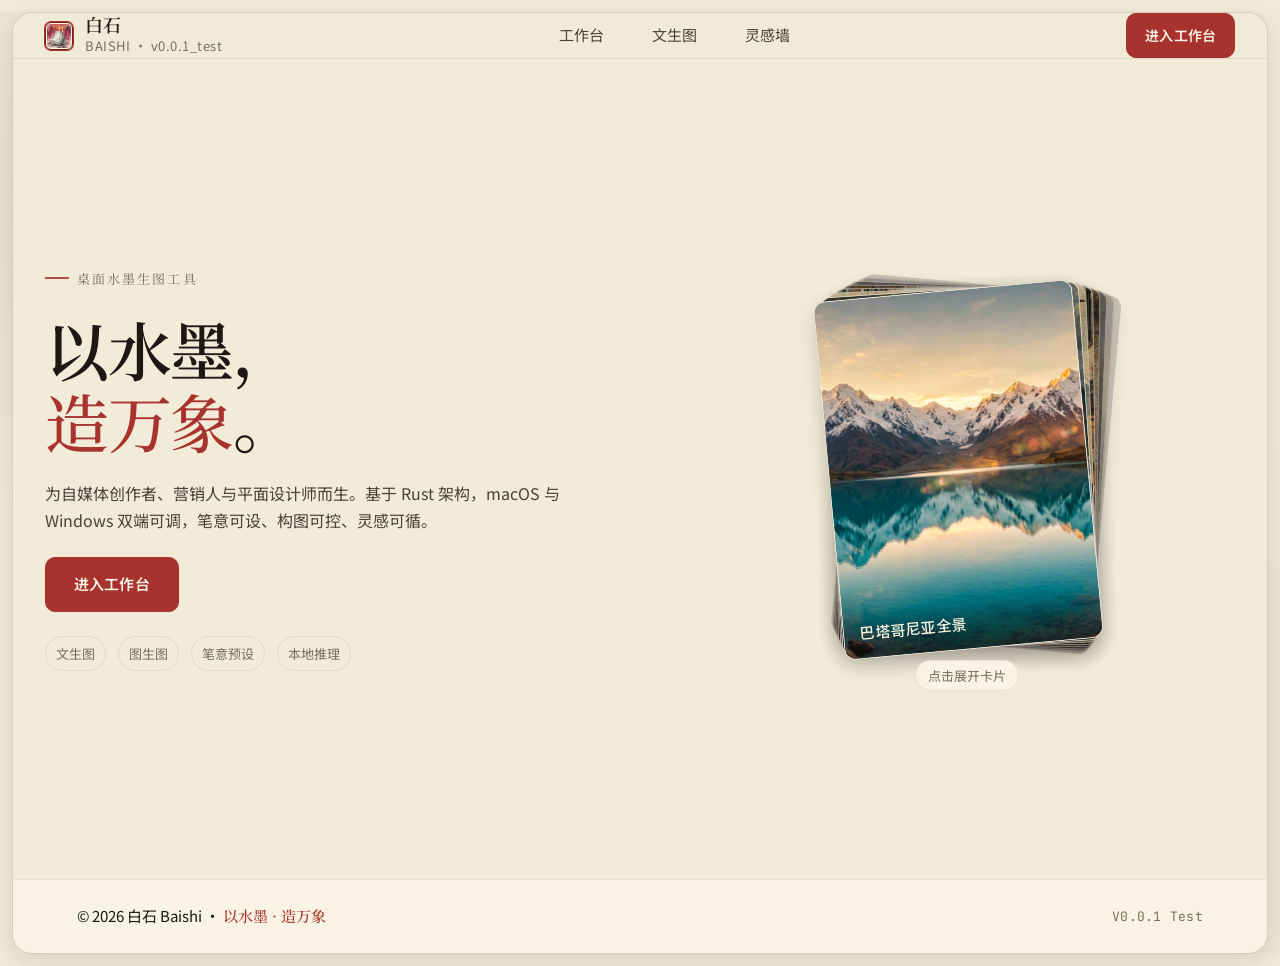
<file: front/index.html>
<!doctype html>
<html lang="zh-CN"><head>
  <meta charset="utf-8">
  <meta name="viewport" content="width=device-width, initial-scale=1">
  <title>白石 Baishi · 水墨生图桌面应用 · 7 屏原型</title>
  <link rel="preconnect" href="https://fonts.googleapis.com">
  <link rel="preconnect" href="https://fonts.gstatic.com" crossorigin="">
  <link href="https://fonts.googleapis.com/css2?family=Noto+Serif+SC:wght@400;500;600;700&amp;family=Noto+Sans+SC:wght@400;500;600&amp;family=JetBrains+Mono:wght@400;500&amp;display=swap" rel="stylesheet">
  
  <link rel="stylesheet" href="css/ink-wash.css">
  <link rel="stylesheet" href="css/landing.css">
  <link rel="stylesheet" href="css/page-loader.css">
<script>try{var t=localStorage.getItem("baishi.theme")||"light";document.documentElement.setAttribute("data-theme",t)}catch(e){}</script>
<script>try{if(localStorage.getItem("baishi.has_visited"))window.location.replace("pages/workspace.html")}catch(e){}</script>
<script src="js/page-loader.js"></script>
</head>
<body class="ink-wash-bg">
  <!-- 水墨加载动画 -->
  <div class="page-loader" id="page-loader"><div class="loader-ink"></div></div>
  <div class="landing-shell">
  <header class="topnav">
    <div class="container topnav-inner">
      <div class="logo">
        <span class="seal sm" style="background:url(assets/logo.png) center/cover;color:transparent;">白</span>
        <div>
          <div class="name">白石</div>
          <div class="en">BAISHI · v0.0.1_test</div>
        </div>
      </div>
      <nav>
        <a href="pages/workspace.html">工作台</a>
        <a href="pages/text-to-image.html">文生图</a>
        <a href="pages/presets.html">灵感墙</a>
      </nav>
      <div class="row" style="gap: var(--space-3);">
        <button class="btn btn-primary" id="setup-trigger-top">进入工作台</button>
      </div>
    </div>
  </header>

  <main>
    <!-- HERO -->
    <section class="container hero" data-od-id="hero">
      <div class="fade-in hero-text">
        <p class="eyebrow">桌面水墨生图工具</p>
        <h1>以水墨，<br><span class="brush" style="color: var(--accent);">造万象</span>。</h1>
        <p class="lead">为自媒体创作者、营销人与平面设计师而生。基于 Rust 架构，macOS 与 Windows 双端可调，笔意可设、构图可控、灵感可循。</p>
        <div class="hero-cta">
          <button class="btn btn-primary btn-lg" id="setup-trigger-hero">进入工作台</button>
        </div>
        <div class="hero-meta">
          <div class="item">
            <span class="keyword">文生图</span>
          </div>
          <div class="item">
            <span class="keyword">图生图</span>
          </div>
          <div class="item">
            <span class="keyword">笔意预设</span>
          </div>
          <div class="item">
            <span class="keyword">本地推理</span>
          </div>
        </div>
      </div>
      <div class="hero-fan fade-in-1" id="hero-fan" role="region" aria-label="作品预览">
        <div class="fan-perspective">
          <!-- 由 JS 动态渲染 5 张卡片的扇形堆叠 -->
          <div class="fan-deck" id="fan-deck" role="list" aria-label="海报卡片"></div>
        </div>
        <div class="fan-label" id="fan-label" aria-live="polite">
          <span>点击展开卡片</span>
        </div>
      </div>
    </section>


  </main>

  <footer class="pagefoot">
    <div class="container row-between">
      <span>© 2026 白石 Baishi · <span class="brush" style="color: var(--accent);">以水墨 · 造万象</span></span>
      <span class="meta">V0.0.1 Test</span>
    </div>
  </footer>
  </div>

  <!-- 首次登录引导弹窗 -->
  <div class="setup-modal-overlay" id="setup-modal">
    <div class="setup-modal" role="dialog" aria-modal="true" aria-labelledby="setup-title">
      <div class="setup-modal-header">
        <div class="brand-row">
          <span class="seal sm" style="background:url(assets/logo.png) center/cover;color:transparent;">白</span>
          <h2 id="setup-title">配置 API 服务</h2>
        </div>
        <button class="setup-modal-close" id="setup-close" aria-label="关闭">✕</button>
      </div>
      <div class="setup-modal-body">
        <p>欢迎来到白石！在进入工作台之前，请先配置图像生成和文本生成服务的 API。您也可以先跳过，稍后在「设置」页面中配置。</p>

        <!-- 步骤 1：生图 API -->
        <div class="setup-step" id="step-image-api">
          <div class="setup-step-num">1</div>
          <div class="setup-step-content">
            <h4>生图 API 配置</h4>
            <p>配置图像生成服务，支持在线 API 或本地后端（ComfyUI / Ollama）。</p>
            <div class="setup-step-actions">
              <a href="pages/settings.html?tab=api" class="btn btn-primary btn-sm">去配置</a>
            </div>
          </div>
        </div>

        <!-- 步骤 2：生文 API -->
        <div class="setup-step" id="step-text-api">
          <div class="setup-step-num">2</div>
          <div class="setup-step-content">
            <h4>生文 API 配置</h4>
            <p>配置文本生成服务，兼容 OpenAI / Ollama / LM Studio 等端点。</p>
            <div class="setup-step-actions">
              <a href="pages/settings.html?tab=text-api" class="btn btn-primary btn-sm">去配置</a>
            </div>
          </div>
        </div>

        <div class="setup-skipped">
          <button class="setup-skip-btn" type="button">暂不配置，直接进入工作台 →</button>
        </div>
      </div>
    </div>
  </div>

  <script>
    // ── 扇形卡牌 · 2D rotate 展开 ─────────────
    (function () {
      var GALLERY = [
        { name: '写实人像', img: 'assets/posters/01_portrait_realistic.png' },
        { name: '炭笔速写', img: 'assets/posters/02_portrait_sketch.png' },
        { name: '古典油画', img: 'assets/posters/03_portrait_oilpainting.png' },
        { name: '水彩竹影', img: 'assets/posters/04_landscape_watercolor.png' },
        { name: '古希腊浮雕', img: 'assets/posters/05_sculpture_relief.png' },
        { name: '街头摄影', img: 'assets/posters/06_photo_street.png' },
        { name: '建筑素描', img: 'assets/posters/07_sketch_architecture.png' },
        { name: '复古旅行海报', img: 'assets/posters/08_poster_travel.png' },
        { name: '水墨山水', img: 'assets/posters/09_inkwash_chinese.png' },
        { name: '哥特彩窗', img: 'assets/posters/10_stainedglass.png' },
        { name: '波普肖像', img: 'assets/posters/11_popart_portrait.png' },
        { name: '罗马马赛克', img: 'assets/posters/12_mosaic_roman.png' },
        { name: '超现实达利', img: 'assets/posters/13_surrealist_dali.png' },
        { name: '故障赛博', img: 'assets/posters/14_glitch_cyberpunk.png' },
        { name: '浮世绘', img: 'assets/posters/15_ukiyoe_print.png' },
        { name: '赛博都市', img: 'assets/posters/16_cyberpunk_city.png' },
        { name: '巴洛克海景', img: 'assets/posters/17_baroque_seascape.png' },
        { name: '蒸汽飞艇', img: 'assets/posters/18_steampunk_airship.png' },
        { name: '印象花园', img: 'assets/posters/19_impressionist_garden.png' },
        { name: '涂鸦街头', img: 'assets/posters/20_graffiti_street.png' },
        { name: '巴塔哥尼亚全景', img: 'assets/posters/21_panorama_landscape.png' },
        { name: '普罗旺斯粉彩', img: 'assets/posters/22_pastel_lavender.png' },
        { name: '浮世绘全景', img: 'assets/posters/23_woodblock_panorama.png' },
        { name: '装饰艺术', img: 'assets/posters/24_artdeco_pattern.png' },
        { name: '文艺复兴湿壁画', img: 'assets/posters/25_fresco_renaissance.png' }
      ];

      function shuffle(arr) {
        var a = arr.slice();
        for (var i = a.length - 1; i > 0; i--) {
          var j = Math.floor(Math.random() * (i + 1));
          var t = a[i]; a[i] = a[j]; a[j] = t;
        }
        return a;
      }

      var N = 8;
      var deck = shuffle(GALLERY).slice(0, N);
      var fanDeck = document.getElementById('fan-deck');
      var fanLabel = document.getElementById('fan-label');
      var isExpanded = false;

      // 渲染卡片
      deck.forEach(function (item, i) {
        var card = document.createElement('div');
        card.className = 'fan-card';
        card.dataset.index = i;
        card.setAttribute('tabindex', '0');
        card.setAttribute('role', 'listitem');
        card.setAttribute('aria-label', item.name);
        card.innerHTML = '<div class="fan-img" style="background-image:url(' + item.img + ')"></div><div class="fan-name">' + item.name + '</div>';
        fanDeck.appendChild(card);
        card.addEventListener('click', function (e) {
          e.stopPropagation();
          if (isExpanded) pickCard(i);
          else expandFan();
        });
        card.addEventListener('mouseenter', function () {
          if (!isExpanded) return;
          // 保存当前 transform
          var currentTransform = card.style.transform;
          card.dataset.savedTransform = currentTransform;
          card.classList.add('hover-lift');
          // 解析 translateX 并保持水平位置，只抬升
          var matchX = currentTransform.match(/translateX\(([\d.-]+)px\)/);
          var matchY = currentTransform.match(/translateY\(([\d.-]+)px\)/);
          var xOff = matchX ? parseFloat(matchX[1]) : 0;
          var yOff = matchY ? parseFloat(matchY[1]) : 0;
          card.style.transform = 'translateX(' + xOff + 'px) translateY(-20px) scale(1.06)';
        });
        card.addEventListener('mouseleave', function () {
          if (!isExpanded) return;
          card.classList.remove('hover-lift');
          var saved = card.dataset.savedTransform;
          card.style.transform = saved || card.style.transform;
        });
      });

      // 键盘事件：Enter/Space 触发点击
      fanDeck.addEventListener('keydown', function (e) {
        if (e.key === 'Enter' || e.key === ' ') {
          var card = e.target.closest('.fan-card');
          if (card) { e.preventDefault(); card.click(); }
        }
      });

      fanDeck.addEventListener('click', function (e) {
        if (e.target !== fanDeck) return;
        if (isExpanded) collapseFan();
        else expandFan();
      });

      function arrange() {
        var cards = fanDeck.querySelectorAll('.fan-card');
        var cardW = window.innerWidth <= 920 ? 200 : 260;
        var overlap = window.innerWidth <= 920 ? 100 : 140;
        var gap = cardW - overlap; // 每张卡片向左移动的距离
        if (isExpanded) {
          // 向左平铺展开，最多展示5张（不遮挡左侧文字）
          var maxVisible = Math.min(N, 5);
          cards.forEach(function (card, i) {
            if (card.classList.contains('fan-picked')) return;
            if (i >= maxVisible) {
              card.style.transform = 'none';
              card.style.opacity = '0';
              card.style.pointerEvents = 'none';
              card.style.zIndex = '0';
              card.style.transitionDelay = '0ms';
              card.style.filter = 'brightness(1)';
              return;
            }
            var xOff = 60 - (i * gap); // 向右偏移 60px，避免遮挡左侧文字
            var yOff = (i % 2 === 0 ? 3 : -3);
            card.style.transform = 'translateX(' + xOff + 'px) translateY(' + yOff + 'px)';
            card.style.zIndex = N - i;
            card.style.transitionDelay = (i * 20) + 'ms';
            card.style.opacity = '1';
            card.style.filter = 'brightness(1)';
            card.style.pointerEvents = 'auto';
          });
        } else {
          cards.forEach(function (card, i) {
            var offsetX = (i - (N - 1) / 2) * 2.5;
            var offsetY = i * -0.8;
            var rot = (i - (N - 1) / 2) * 1.5;
            var bright = Math.max(0.55, 1 - i * 0.06);
            card.style.transform = 'rotate(' + rot + 'deg) translateX(' + offsetX + 'px) translateY(' + offsetY + 'px)';
            card.style.zIndex = N - i;
            card.style.transitionDelay = (i * 15) + 'ms';
            card.style.filter = 'brightness(' + bright + ')';
            card.style.opacity = '' + Math.max(0.3, 1 - i * 0.09);
            card.style.pointerEvents = 'auto';
          });
        }
      }

      function expandFan() {
        isExpanded = true;
        document.getElementById('hero-fan').classList.add('expanded');
        document.querySelector('.hero').classList.add('fan-expanded');
        fanLabel.querySelector('span').textContent = '悬停预览 · 点击抽图';
        arrange();
      }

      function collapseFan() {
        isExpanded = false;
        document.getElementById('hero-fan').classList.remove('expanded');
        document.querySelector('.hero').classList.remove('fan-expanded');
        fanLabel.querySelector('span').textContent = '点击展开卡片';
        arrange();
      }

      function pickCard(index) {
        var cards = fanDeck.querySelectorAll('.fan-card');
        var card = cards[index];
        if (!card || card.classList.contains('fan-picked')) return;
        card.classList.add('fan-picked');

        // 获取卡片位置信息用来做居中飞入动画
        var item = deck[index];
        var imgUrl = item.img;

        // 纯图片预览（无遮罩/背景/过渡）
        var overlay = document.createElement('div');
        overlay.className = 'fan-overlay';
        overlay.innerHTML = '<img class="fan-overlay-img" src="' + imgUrl + '" alt="' + item.name + '">' +
          '<div class="fan-overlay-close" aria-label="关闭预览">✕</div>';
        document.body.appendChild(overlay);

        function closeOverlay() {
          overlay.remove();
          card.classList.remove('fan-picked');
          deck = shuffle(GALLERY).slice(0, N);
          cards.forEach(function (c, i) {
            c.querySelector('.fan-img').style.backgroundImage = 'url(' + deck[i].img + ')';
            c.querySelector('.fan-name').textContent = deck[i].name;
          });
          collapseFan();
          document.removeEventListener('keydown', overlayEsc);
        }
        function overlayEsc(e) {
          if (e.key === 'Escape') closeOverlay();
        }
        overlay.addEventListener('click', closeOverlay);
        document.addEventListener('keydown', overlayEsc);
        // 防止点击图片关闭遮罩
        overlay.querySelector('.fan-overlay-img').addEventListener('click', function (e) {
          e.stopPropagation();
        });

        // 聚焦关闭按钮
        setTimeout(function () {
          var closeBtn = overlay.querySelector('.fan-overlay-close');
          if (closeBtn) closeBtn.focus();
        }, 100);
      }

      // 初始：展开 → 停顿 1s → 折叠
      setTimeout(function () {
        expandFan();
        setTimeout(collapseFan, 1000);
      }, 100);
    })();


    // ── 首次登录引导弹窗 ──────────────────────
    (function () {
      var modal = document.getElementById('setup-modal');
      var closeBtn = document.getElementById('setup-close');
      var skipBtn = document.querySelector('.setup-skip-btn');
      var triggers = document.querySelectorAll('#setup-trigger-top, #setup-trigger-hero');

      function openModal() {
        // 检查是否已经跳过配置引导
        if (localStorage.getItem('baishi.setup_done') === 'true') {
          window.location.href = 'pages/workspace.html';
          return;
        }
        modal.classList.add('visible');
        document.body.style.overflow = 'hidden';
      }

      function closeModal() {
        modal.classList.remove('visible');
        document.body.style.overflow = '';
      }

      function goToWorkspace() {
        closeModal();
        localStorage.setItem('baishi.setup_done', 'true');
        window.location.href = 'pages/workspace.html';
      }

      // 绑定触发按钮
      triggers.forEach(function (btn) {
        btn.addEventListener('click', function (e) {
          e.preventDefault();
          openModal();
        });
      });

      // 关闭按钮
      closeBtn.addEventListener('click', closeModal);

      // 点击遮罩关闭
      modal.addEventListener('click', function (e) {
        if (e.target === modal) closeModal();
      });

      // 跳过按钮 → 进入工作台
      skipBtn.addEventListener('click', goToWorkspace);

      // ESC 关闭
      document.addEventListener('keydown', function (e) {
        if (e.key === 'Escape' && modal.classList.contains('visible')) {
          closeModal();
        }
      });
    })();


  </script>


</body></html>
</file>
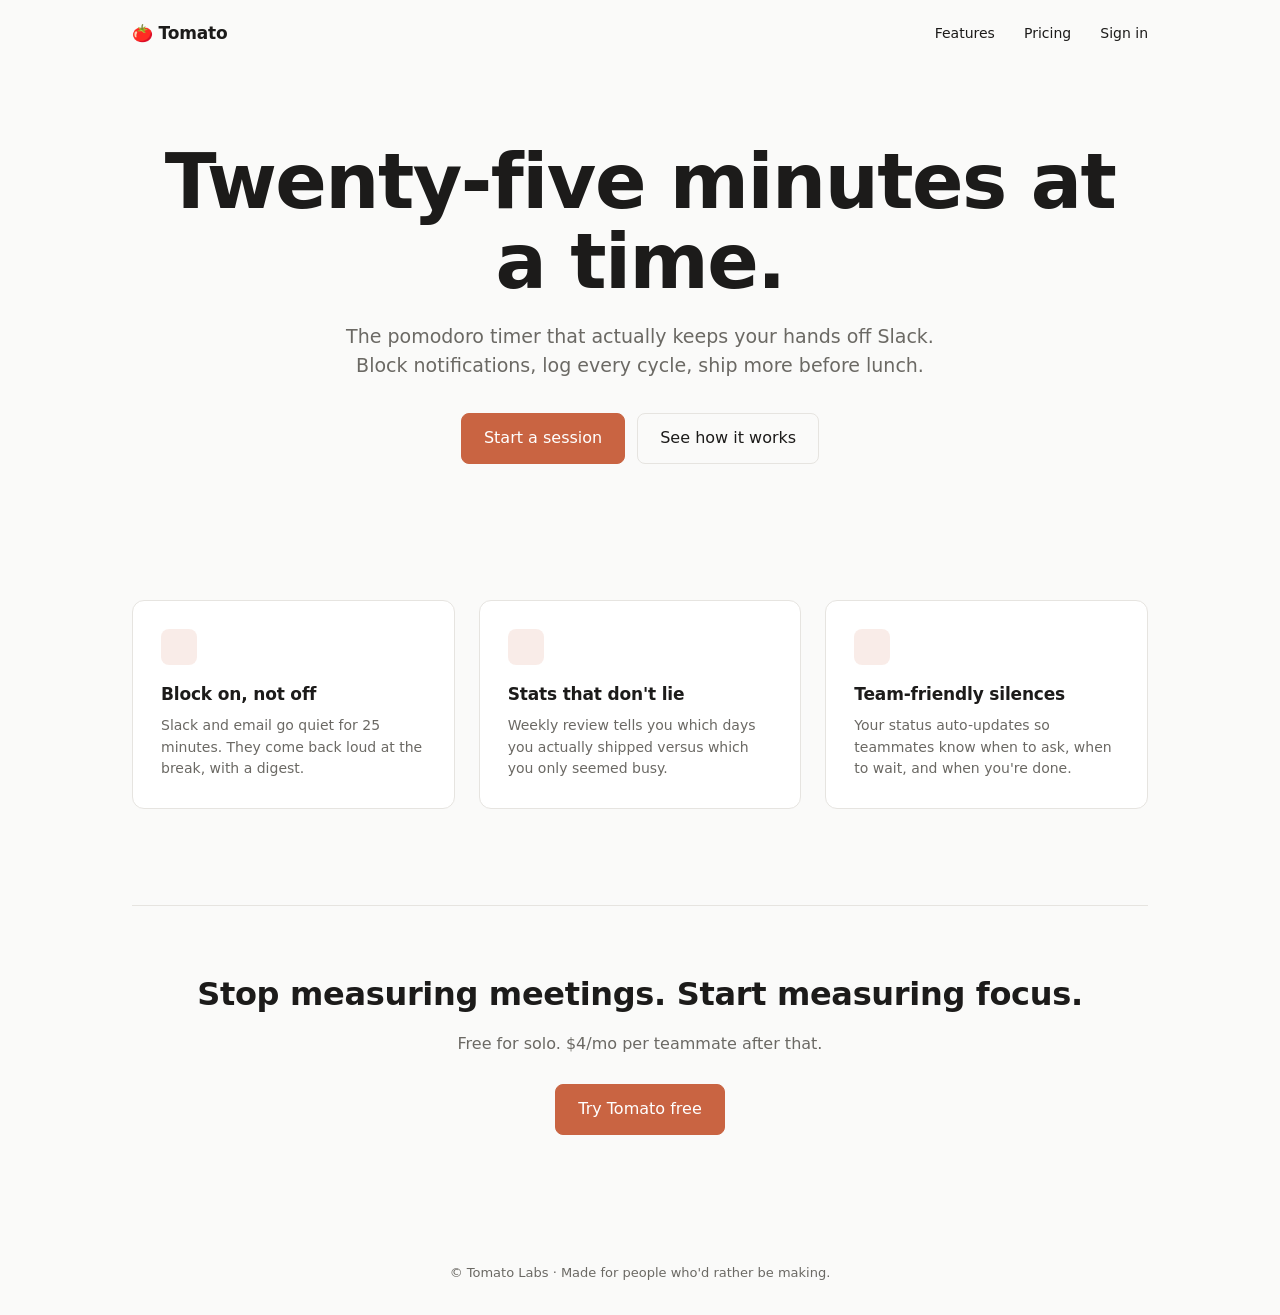
<file: .od-skills/web-prototype-67c35a9b26/example.html>
<!doctype html>
<html lang="en">
<head>
  <meta charset="utf-8" />
  <meta name="viewport" content="width=device-width, initial-scale=1" />
  <title>Tomato — focused work timer</title>
  <style>
    :root {
      --bg: #fafaf9; --fg: #1c1b1a; --muted: #6b6964; --border: #e6e4e0;
      --accent: #c96442; --surface: #ffffff;
    }
    * { box-sizing: border-box; }
    body { margin: 0; background: var(--bg); color: var(--fg); font: 16px/1.55 -apple-system, system-ui, sans-serif; }
    header, main, footer { max-width: 1080px; margin: 0 auto; padding: 0 32px; }
    header { display: flex; justify-content: space-between; align-items: center; padding-top: 20px; }
    .logo { font-weight: 600; font-size: 17px; letter-spacing: -0.01em; }
    nav a { color: var(--fg); text-decoration: none; margin-left: 24px; font-size: 14px; }
    nav a:hover { color: var(--accent); }
    .hero { padding: 96px 0 80px; text-align: center; }
    .hero h1 { font-size: clamp(44px, 6vw, 76px); line-height: 1.05; letter-spacing: -0.02em; margin: 0 0 20px; max-width: 18ch; margin-inline: auto; }
    .hero p { color: var(--muted); font-size: 19px; max-width: 52ch; margin: 0 auto 32px; }
    .cta { display: inline-flex; gap: 12px; }
    button { font: inherit; cursor: pointer; padding: 12px 22px; border-radius: 8px; }
    .btn-primary { background: var(--accent); color: white; border: 1px solid var(--accent); font-weight: 500; }
    .btn-secondary { background: transparent; color: var(--fg); border: 1px solid var(--border); }
    .features { display: grid; grid-template-columns: repeat(3, 1fr); gap: 24px; padding: 56px 0 96px; }
    @media (max-width: 720px) { .features { grid-template-columns: 1fr; } }
    .feature { padding: 28px; background: var(--surface); border: 1px solid var(--border); border-radius: 12px; }
    .feature .icon { width: 36px; height: 36px; border-radius: 8px; background: var(--accent); margin-bottom: 16px; opacity: 0.12; }
    .feature h3 { margin: 0 0 8px; font-size: 17px; letter-spacing: -0.01em; }
    .feature p { margin: 0; color: var(--muted); font-size: 14px; }
    .closing { padding: 64px 0 96px; text-align: center; border-top: 1px solid var(--border); }
    .closing h2 { font-size: 32px; margin: 0 0 12px; letter-spacing: -0.01em; }
    .closing p { color: var(--muted); margin: 0 0 28px; }
    footer { padding: 32px; color: var(--muted); font-size: 13px; text-align: center; }
  </style>
</head>
<body>
  <header data-od-id="topnav">
    <span class="logo">🍅 Tomato</span>
    <nav>
      <a href="#features">Features</a>
      <a href="#pricing">Pricing</a>
      <a href="#login">Sign in</a>
    </nav>
  </header>
  <main>
    <section class="hero" data-od-id="hero">
      <h1>Twenty-five minutes at a time.</h1>
      <p>The pomodoro timer that actually keeps your hands off Slack. Block notifications, log every cycle, ship more before lunch.</p>
      <div class="cta">
        <button class="btn-primary">Start a session</button>
        <button class="btn-secondary">See how it works</button>
      </div>
    </section>
    <section class="features" id="features">
      <div class="feature" data-od-id="feature-block">
        <div class="icon"></div>
        <h3>Block on, not off</h3>
        <p>Slack and email go quiet for 25 minutes. They come back loud at the break, with a digest.</p>
      </div>
      <div class="feature" data-od-id="feature-stats">
        <div class="icon"></div>
        <h3>Stats that don't lie</h3>
        <p>Weekly review tells you which days you actually shipped versus which you only seemed busy.</p>
      </div>
      <div class="feature" data-od-id="feature-team">
        <div class="icon"></div>
        <h3>Team-friendly silences</h3>
        <p>Your status auto-updates so teammates know when to ask, when to wait, and when you're done.</p>
      </div>
    </section>
    <section class="closing" data-od-id="closing">
      <h2>Stop measuring meetings. Start measuring focus.</h2>
      <p>Free for solo. $4/mo per teammate after that.</p>
      <button class="btn-primary">Try Tomato free</button>
    </section>
  </main>
  <footer>© Tomato Labs · Made for people who'd rather be making.</footer>
</body>
</html>
</file>
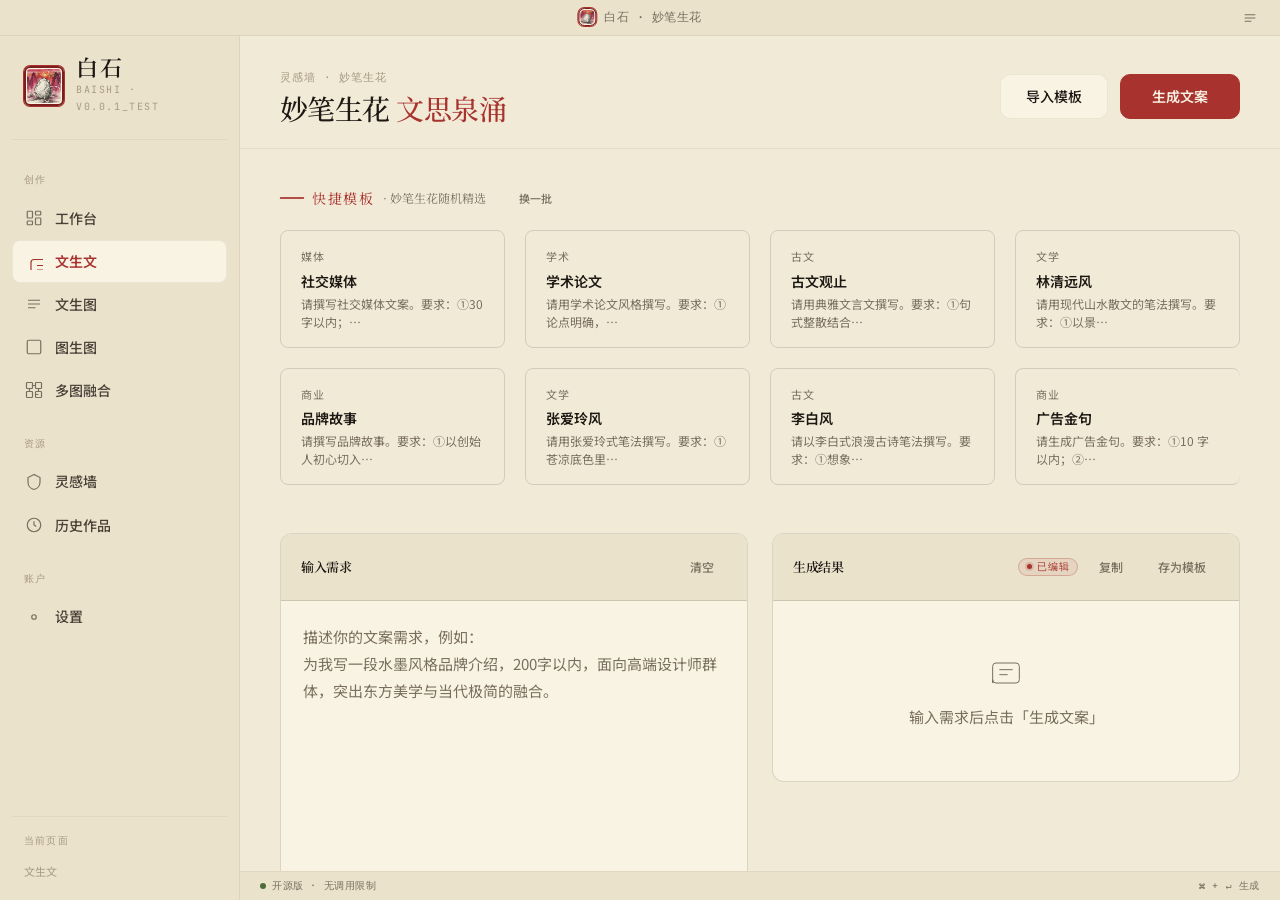
<file: front/pages/copywriting.html>
<!doctype html>
<html lang="zh-CN">
<head>
  <meta charset="utf-8" />
  <meta name="viewport" content="width=device-width, initial-scale=1" />
  <title>妙笔生花 · 白石 Baishi</title>
  <link rel="preconnect" href="https://fonts.googleapis.com" />
  <link rel="preconnect" href="https://fonts.gstatic.com" crossorigin />
  <link href="https://fonts.googleapis.com/css2?family=Noto+Serif+SC:wght@400;500;600;700&family=Noto+Sans+SC:wght@400;500;600&family=JetBrains+Mono:wght@400;500&display=swap" rel="stylesheet" />
  
  
  
  <link rel="stylesheet" href="../css/ink-wash.css" />
  <link rel="stylesheet" href="../css/app-chrome.css" />
  <link rel="stylesheet" href="../css/page-loader.css" />
  <link rel="stylesheet" href="../css/copywriting.css" />
<script>try{var t=localStorage.getItem("baishi.theme")||"light";document.documentElement.setAttribute("data-theme",t)}catch(e){}</script>
<script src="../js/page-loader.js"></script>
</head>
<body class="ink-wash-bg">
  <!-- 水墨加载动画 -->
  <div class="page-loader" id="page-loader"><div class="loader-ink"></div></div>
  <div class="window">
    <header class="titlebar">
      <div class="lights"><span class="light close"></span><span class="light min"></span><span class="light max"></span></div>
      <div class="title" style="-webkit-app-region: drag;"><span class="seal sm" style="background:url(../assets/logo.png) center/cover;color:transparent;">白</span><span>白石 · 妙笔生花</span></div>
      <div class="right">
        <button type="button" class="icon-btn" aria-label="搜索"><svg viewBox="0 0 24 24" fill="none" stroke="currentColor"><path d="M4 7h16M4 12h16M4 17h10"/></svg></button>
      </div>
    </header>

    <div class="app">
      <aside class="sidebar">
        <div class="brand"><span class="seal" style="background:url(../assets/logo.png) center/cover;color:transparent;">白</span><div><div class="name">白石</div><div class="en">BAISHI · v0.0.1_test</div></div></div>
        <div class="nav-scroll">
        <div class="nav-section">创作</div>
        <a href="workspace.html" class="nav-item"><svg class="nav-icon" viewBox="0 0 24 24" fill="none" stroke="currentColor"><rect x="3" y="3" width="7" height="9" rx="1"/><rect x="14" y="3" width="7" height="5" rx="1"/><rect x="14" y="12" width="7" height="9" rx="1"/><rect x="3" y="16" width="7" height="5" rx="1"/></svg>工作台</a>
        <a href="copywriting.html" class="nav-item active"><svg class="nav-icon" viewBox="0 0 24 24" fill="none" stroke="currentColor" stroke-width="1.6"><path d="M8 38V14a4 4 0 0 1 4-4h24a4 4 0 0 1 4 4v20a4 4 0 0 1-4 4H12a4 4 0 0 1-4-4Z"/><path d="M16 18h16M16 24h12M16 30h8"/></svg>文生文</a><a href="text-to-image.html" class="nav-item"><svg class="nav-icon" viewBox="0 0 24 24" fill="none" stroke="currentColor"><path d="M4 7h16M4 12h16M4 17h10"/></svg>文生图</a>
        <a href="image-to-image.html" class="nav-item"><svg class="nav-icon" viewBox="0 0 24 24" fill="none" stroke="currentColor"><rect x="3" y="3" width="18" height="18" rx="2"/></svg>图生图</a>
        <a href="multi-image.html" class="nav-item"><svg class="nav-icon" viewBox="0 0 24 24" fill="none" stroke="currentColor"><rect x="2" y="2" width="8" height="8" rx="1"/><rect x="14" y="2" width="8" height="8" rx="1"/><rect x="2" y="14" width="8" height="8" rx="1"/><rect x="14" y="14" width="8" height="8" rx="1"/><path d="M6 10v4M10 6h4M14 18h4M18 14v-4"/></svg>多图融合</a>


        <div class="nav-section">资源</div>
        <a href="presets.html" class="nav-item"><svg class="nav-icon" viewBox="0 0 24 24" fill="none" stroke="currentColor"><path d="M12 2 4 6v6c0 5 3.5 9 8 10 4.5-1 8-5 8-10V6Z"/></svg>灵感墙</a>
        <a href="history.html" class="nav-item"><svg class="nav-icon" viewBox="0 0 24 24" fill="none" stroke="currentColor"><circle cx="12" cy="12" r="9"/><path d="M12 7v5l3 2"/></svg>历史作品</a>
        <div class="nav-section">账户</div>
        <a href="settings.html" class="nav-item"><svg class="nav-icon" viewBox="0 0 24 24" fill="none" stroke="currentColor"><circle cx="12" cy="12" r="3"/></svg>设置</a>

        </div>

        <div class="foot">
          <div class="page-indicator">当前页面</div>
          <div class="page-indicator-value">文生文</div>
        </div>
      </aside>

      <main class="content">
        <div class="content-header">
          <div class="title-block">
            <span class="crumb">灵感墙 · 妙笔生花</span>
            <h1>妙笔生花 <span class="brush" style="color: var(--accent);">文思泉涌</span></h1>
          </div>
          <div class="actions">
            <button type="button" class="btn btn-secondary" id="import-template-btn">导入模板</button>
            <input type="file" id="import-template-file" accept=".json,application/json" hidden />
            <button type="button" class="btn btn-primary" id="generate-btn">生成文案</button>
          </div>
        </div>

        <div class="content-body">
          <!-- 文案模板快捷选择 → 从妙笔生花板块随机抽取 -->
          <section data-od-id="templates" role="region" aria-labelledby="h-templates">
            <p class="eyebrow" id="h-templates" style="margin-bottom: var(--space-4);">快捷模板 <span style="font-weight:400;color:var(--muted);font-size:12px;text-transform:none;letter-spacing:0;">· 妙笔生花随机精选</span></p>
            <div class="grid-3" id="quick-templates" style="display: grid; grid-template-columns: repeat(4, 1fr); gap: var(--space-5);">
              <!-- 由 JS 动态填充 -->
            </div>
          </section>

          <!-- 工作区 -->
          <section data-od-id="workspace" role="region" aria-labelledby="h-workspace" style="margin-top: var(--space-12);">
            <h3 class="sr-only" id="h-workspace">文案工作区</h3>
            <div class="copy-workspace">
              <div class="copy-input-panel">
                <div class="panel-header">
                  <h4>输入需求</h4>
                  <button type="button" class="btn btn-ghost btn-sm" id="clear-input" style="font-size: 12px; color: var(--muted);">清空</button>
                </div>
                <div class="panel-body">
                  <label for="copy-input" class="sr-only">文案需求输入框</label>
                  <textarea class="textarea-copy" id="copy-input" rows="10" placeholder="描述你的文案需求，例如：&#10;为我写一段水墨风格品牌介绍，200字以内，面向高端设计师群体，突出东方美学与当代极简的融合。" aria-label="文案需求输入框"></textarea>
                  <div class="copy-actions"></div>
                </div>
              </div>

              <div class="copy-output-panel">
                <div class="panel-header">
                  <h4>生成结果</h4>
                  <div style="display: flex; align-items: center; gap: var(--space-2);">
                    <div class="output-view-toggle" id="output-view-toggle" hidden>
                      <button type="button" class="output-view-btn active" id="review-view-btn" data-output-view="review" aria-pressed="true">审阅视图</button>
                      <button type="button" class="output-view-btn" id="edit-view-btn" data-output-view="edit" aria-pressed="false">编辑视图</button>
                    </div>
                    <span class="output-edit-flag" id="output-edit-flag" hidden>
                      <span class="dot" aria-hidden="true"></span>
                      <span>已编辑</span>
                    </span>
                    <span class="output-char-count" id="output-char-count" hidden>0 字</span>
                    <button type="button" class="btn btn-ghost btn-sm" id="copy-result" style="font-size: 12px; color: var(--muted);">复制</button>
                    <button type="button" class="btn btn-ghost btn-sm" id="save-preset" style="font-size: 12px; color: var(--muted);">存为模板</button>
                  </div>
                </div>
                <div class="panel-body">
                  <div class="output-placeholder" id="output-placeholder">
                    <svg viewBox="0 0 48 48" fill="none" stroke="var(--muted)" stroke-width="1.2" style="width:40px;height:40px;margin:0 auto var(--space-3);display:block;">
                      <path d="M8 36V16a4 4 0 0 1 4-4h24a4 4 0 0 1 4 4v16a4 4 0 0 1-4 4H12a4 4 0 0 1-4-4Z"/>
                      <path d="M16 20h16M16 26h10"/>
                    </svg>
                    输入需求后点击「生成文案」
                  </div>
                  <div class="output-loading" id="output-loading" hidden>
                    <div class="ink-stage" aria-hidden="true">
                      <div class="ink-ripple ink-ripple-3"></div>
                      <div class="ink-ripple ink-ripple-2"></div>
                      <div class="ink-ripple ink-ripple-1"></div>
                      <div class="ink-drop"></div>
                    </div>
                    <p class="loading-status" id="output-loading-status">笔意化境中…</p>
                    <p class="loading-hint" id="output-loading-hint">AI 文思正在凝聚</p>
                    <div class="brush-bar"><div class="brush-fill" id="output-loading-bar"></div></div>
                    <p class="loading-step" id="output-loading-step">正在连接后端</p>
                  </div>
                  <div class="output-review markdown-body" id="output-review" aria-label="生成结果审阅视图" style="display: none;"></div>
                  <div class="output-text" id="output-text" contenteditable="true" spellcheck="false" role="textbox" aria-multiline="true" aria-label="生成的文案内容（可直接编辑）" data-placeholder="生成结果将出现在这里，可直接编辑修改…" style="display: none;"></div>
                  <div class="output-actions" id="output-actions" style="display: none;">
                    <button type="button" class="btn btn-secondary btn-sm" id="copy-result-all">复制全文</button>
                    <button type="button" class="btn btn-secondary btn-sm" id="polish-result">一键润色</button>
                    <button type="button" class="btn btn-secondary btn-sm" id="regenerate-result">重新生成</button>
                  </div>
                </div>
              </div>
            </div>
          </section>

          <!-- 历史记录 -->
          <section data-od-id="history" role="region" aria-labelledby="h-history">
            <p class="eyebrow" id="h-history" style="margin-bottom: var(--space-4);">历史记录</p>
            <div class="gen-history" id="gen-history">
              <button type="button" class="history-item" data-prompt="请撰写一段品牌故事，要求：&#10;1. 融合中国传统水墨美学与现代极简主义&#10;2. 面向设计师、艺术家群体&#10;3. 200字以内&#10;4. 突出文化传承与创新精神" aria-label="回填历史：品牌故事 · 今天 14:32">
                <span class="icon-wrap" aria-hidden="true"><svg viewBox="0 0 24 24" fill="none" stroke="var(--muted)" stroke-width="1.5"><path d="M12 2 4 6v6c0 5 3.5 9 8 10 4.5-1 8-5 8-10V6Z"/></svg></span>
                <span class="text">
                  <span class="preview-text">品牌故事：水墨之韵，源自千年文人山水…</span>
                  <span class="meta">营销 · 今天 14:32</span>
                </span>
              </button>
              <button type="button" class="history-item" data-prompt="请撰写一段产品描述文案，要求：&#10;1. 介绍一款 AI 水墨图像生成工具&#10;2. 强调水墨质感、笔触自然、留白意境&#10;3. 100字以内，适合电商详情页" aria-label="回填历史：产品描述 · 今天 11:05">
                <span class="icon-wrap" aria-hidden="true"><svg viewBox="0 0 24 24" fill="none" stroke="var(--muted)" stroke-width="1.5"><path d="M12 2 4 6v6c0 5 3.5 9 8 10 4.5-1 8-5 8-10V6Z"/></svg></span>
                <span class="text">
                  <span class="preview-text">产品描述：白石 AI · 一款融合传统水墨…</span>
                  <span class="meta">产品 · 今天 11:05</span>
                </span>
              </button>
              <button type="button" class="history-item" data-prompt="请撰写一句广告语，要求：&#10;1. 水墨风格产品广告&#10;2. 一句话打动人心&#10;3. 不超过20个字" aria-label="回填历史：广告语 · 昨天 21:18">
                <span class="icon-wrap" aria-hidden="true"><svg viewBox="0 0 24 24" fill="none" stroke="var(--muted)" stroke-width="1.5"><path d="M12 2 4 6v6c0 5 3.5 9 8 10 4.5-1 8-5 8-10V6Z"/></svg></span>
                <span class="text">
                  <span class="preview-text">广告语：挥毫之间，天地入画…</span>
                  <span class="meta">广告 · 昨天 21:18</span>
                </span>
              </button>
            </div>
          </section>
        </div>

        <div class="statusbar">
          <span class="item"><span class="dot"></span>开源版 · 无调用限制</span>
          <span class="spacer"></span>
          <span class="item">⌘ + ↵ 生成</span>
        </div>
      </main>
    </div>
  </div>

  <div class="toast-host" id="toasts" role="status" aria-live="polite"></div>

  <!-- 存为模板 · 名称输入模态 -->
  <div class="modal-host" id="save-preset-modal" hidden>
    <div class="modal-backdrop" data-modal-close></div>
    <div class="modal-panel" role="dialog" aria-modal="true" aria-labelledby="save-preset-title">
      <div class="modal-head">
        <h4 id="save-preset-title">存为模板</h4>
        <button type="button" class="icon-btn" data-modal-close aria-label="关闭">×</button>
      </div>
      <div class="modal-body">
        <div class="field">
          <label for="save-preset-name">模板名称</label>
          <input type="text" class="input" id="save-preset-name" placeholder="例：东方美学品牌故事" maxlength="40" />
        </div>
        <div class="field">
          <label for="save-preset-cat">分类</label>
          <select class="select" id="save-preset-cat">
            <option>品牌</option>
            <option>产品</option>
            <option>营销</option>
            <option>社交</option>
            <option>标题</option>
            <option>广告</option>
            <option>其他</option>
          </select>
        </div>
        <p class="modal-hint">保存后将出现在「灵感墙 · 妙笔生花」面板，可随时调用</p>
      </div>
      <div class="modal-foot">
        <button type="button" class="btn btn-ghost btn-sm" data-modal-close>取消</button>
        <button type="button" class="btn btn-primary btn-sm" id="save-preset-confirm">保存</button>
      </div>
    </div>
  </div>

  <script src="../js/baishi-shared.js"></script>
  <script src="../js/api-client.js"></script>
  <script src="../js/text-styles.js"></script>
  <script src="../js/copywriting.js"></script>
</body>
</html>
</file>
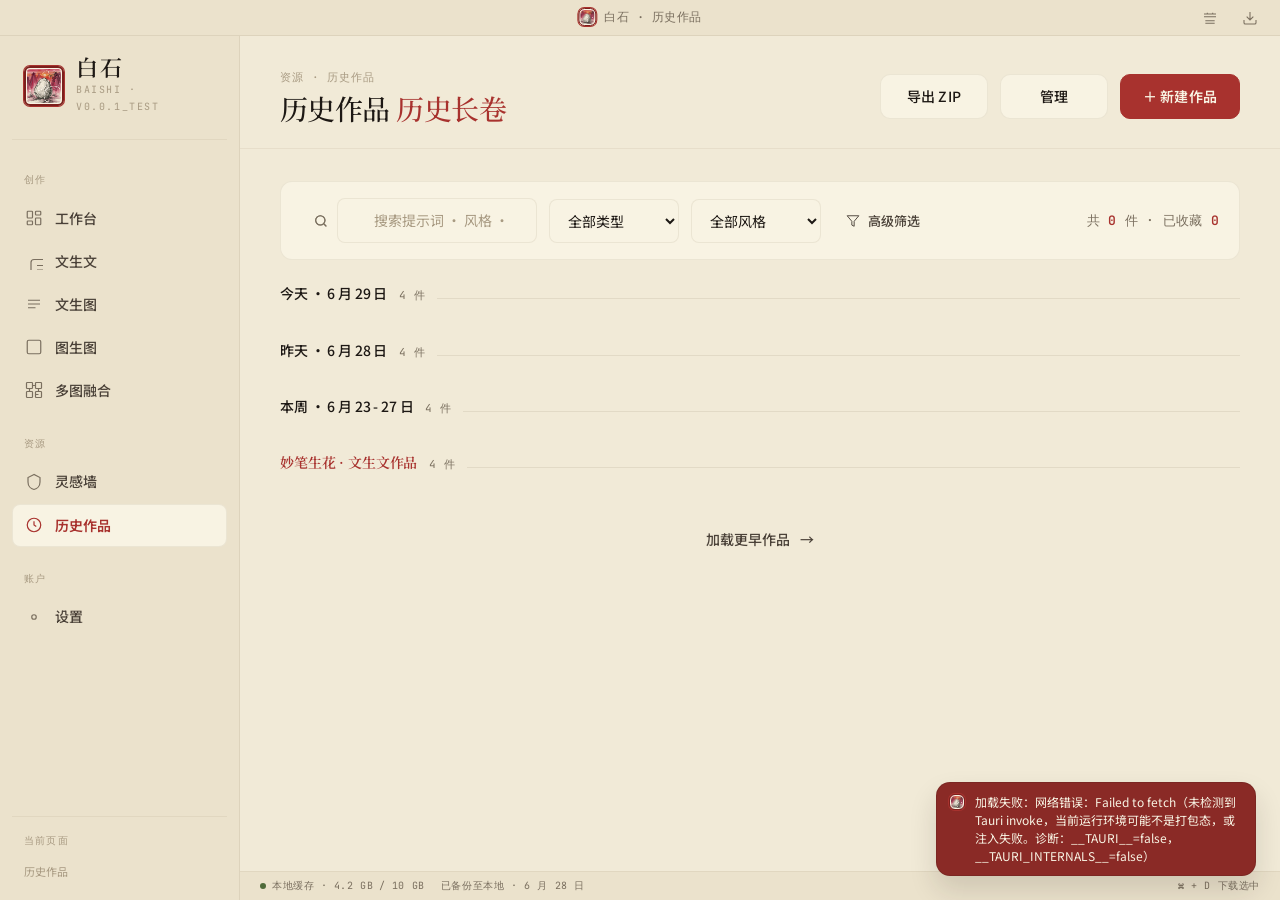
<file: front/pages/history.html>
<!doctype html>
<html lang="zh-CN">
<head>
  <meta charset="utf-8" />
  <meta name="viewport" content="width=device-width, initial-scale=1" />
  <title>历史作品 · 白石 Baishi</title>
  <link rel="preconnect" href="https://fonts.googleapis.com" />
  <link rel="preconnect" href="https://fonts.gstatic.com" crossorigin />
  <link href="https://fonts.googleapis.com/css2?family=Noto+Serif+SC:wght@400;500;600;700&family=Noto+Sans+SC:wght@400;500;600&family=JetBrains+Mono:wght@400;500&display=swap" rel="stylesheet" />
  <link rel="stylesheet" href="../css/ink-wash.css" />
  <link rel="stylesheet" href="../css/app-chrome.css" />
  <link rel="stylesheet" href="../css/page-loader.css" />
  <link rel="stylesheet" href="../css/history.css" />
<script>try{var t=localStorage.getItem("baishi.theme")||"light";document.documentElement.setAttribute("data-theme",t)}catch(e){}</script>
<script src="../js/page-loader.js"></script>
</head>
<body class="ink-wash-bg">
  <!-- 水墨加载动画 -->
  <div class="page-loader" id="page-loader"><div class="loader-ink"></div></div>
  <div class="window">
    <header class="titlebar">
      <div class="lights"><span class="light close"></span><span class="light min"></span><span class="light max"></span></div>
      <div class="title" style="-webkit-app-region: drag;"><span class="seal sm" style="background:url(../assets/logo.png) center/cover;color:transparent;">白</span><span>白石 · 历史作品</span></div>
      <div class="right">
        <button type="button" class="icon-btn" aria-label="日历视图"><svg viewBox="0 0 24 24" fill="none" stroke="currentColor"><path d="M3 6h18M8 6V4M16 6V4M3 10h18M5 16h14M5 20h14"/></svg></button>
        <button type="button" class="icon-btn" aria-label="导出"><svg viewBox="0 0 24 24" fill="none" stroke="currentColor"><path d="M21 15v4a2 2 0 0 1-2 2H5a2 2 0 0 1-2-2v-4M7 10l5 5 5-5M12 15V3"/></svg></button>
      </div>
    </header>

    <div class="app">
      <aside class="sidebar">
        <div class="brand"><span class="seal" style="background:url(../assets/logo.png) center/cover;color:transparent;">白</span><div><div class="name">白石</div><div class="en">BAISHI · v0.0.1_test</div></div></div>
        <div class="nav-scroll">
        <div class="nav-section">创作</div>
        <a href="workspace.html" class="nav-item"><svg class="nav-icon" viewBox="0 0 24 24" fill="none" stroke="currentColor"><rect x="3" y="3" width="7" height="9" rx="1"/><rect x="14" y="3" width="7" height="5" rx="1"/><rect x="14" y="12" width="7" height="9" rx="1"/><rect x="3" y="16" width="7" height="5" rx="1"/></svg>工作台</a>
        <a href="copywriting.html" class="nav-item"><svg class="nav-icon" viewBox="0 0 24 24" fill="none" stroke="currentColor" stroke-width="1.6"><path d="M8 38V14a4 4 0 0 1 4-4h24a4 4 0 0 1 4 4v20a4 4 0 0 1-4 4H12a4 4 0 0 1-4-4Z"/><path d="M16 18h16M16 24h12M16 30h8"/></svg>文生文</a><a href="text-to-image.html" class="nav-item"><svg class="nav-icon" viewBox="0 0 24 24" fill="none" stroke="currentColor"><path d="M4 7h16M4 12h16M4 17h10"/></svg>文生图</a>
        <a href="image-to-image.html" class="nav-item"><svg class="nav-icon" viewBox="0 0 24 24" fill="none" stroke="currentColor"><rect x="3" y="3" width="18" height="18" rx="2"/></svg>图生图</a>
        <a href="multi-image.html" class="nav-item"><svg class="nav-icon" viewBox="0 0 24 24" fill="none" stroke="currentColor"><rect x="2" y="2" width="8" height="8" rx="1"/><rect x="14" y="2" width="8" height="8" rx="1"/><rect x="2" y="14" width="8" height="8" rx="1"/><rect x="14" y="14" width="8" height="8" rx="1"/><path d="M6 10v4M10 6h4M14 18h4M18 14v-4"/></svg>多图融合</a>


        <div class="nav-section">资源</div>
        <a href="presets.html" class="nav-item"><svg class="nav-icon" viewBox="0 0 24 24" fill="none" stroke="currentColor"><path d="M12 2 4 6v6c0 5 3.5 9 8 10 4.5-1 8-5 8-10V6Z"/></svg>灵感墙</a>
        <a href="history.html" class="nav-item active" aria-current="page"><svg class="nav-icon" viewBox="0 0 24 24" fill="none" stroke="currentColor"><circle cx="12" cy="12" r="9"/><path d="M12 7v5l3 2"/></svg>历史作品</a>
        <div class="nav-section">账户</div>
        <a href="settings.html" class="nav-item"><svg class="nav-icon" viewBox="0 0 24 24" fill="none" stroke="currentColor"><circle cx="12" cy="12" r="3"/></svg>设置</a>
              </div>

        <div class="foot">
          <div class="page-indicator">当前页面</div>
          <div class="page-indicator-value">历史作品</div>
        </div>
      </aside>

      <main class="content">
        <div class="content-header">
          <div class="title-block">
            <span class="crumb">资源 · 历史作品</span>
            <h1>历史作品 <span class="brush" style="color: var(--accent);">历史长卷</span></h1>
          </div>
          <div class="actions">
            <button type="button" class="btn btn-secondary" data-action="export-zip" aria-label="导出全部作品为 ZIP 包">导出 ZIP</button>
            <button type="button" class="btn btn-secondary" data-action="toggle-select" id="toggle-select-btn" aria-pressed="false" aria-label="进入管理模式以批量删除作品">管理</button>
            <a href="text-to-image.html" class="btn btn-primary">＋ 新建作品</a>
          </div>
        </div>

        <div class="content-body">
          <div class="hist-toolbar" data-od-id="toolbar" role="search" aria-label="作品筛选">
            <div class="input-search" style="position: relative;">
              <label for="hist-search" class="sr-only">搜索</label>
              <svg class="search-icon" width="16" height="16" viewBox="0 0 24 24" fill="none" stroke="currentColor" stroke-width="1.6" aria-hidden="true"><circle cx="11" cy="11" r="7"/><path d="m20 20-3.5-3.5"/></svg>
              <input type="search" id="hist-search" class="input" placeholder="搜索提示词 · 风格 · 标签" style="padding-left: 36px;" aria-label="搜索提示词、风格或标签" autocomplete="off" />
            </div>
            <label for="hist-type" class="sr-only">按类型筛选</label>
            <select id="hist-type" class="select" style="width: 130px;" aria-label="按类型筛选">
              <option value="all">全部类型</option>
              <option value="text-to-image">文生图</option>
              <option value="image-to-image">图生图</option>
              <option value="text-to-text">文生文</option>
              <option value="favorites">收藏</option>
            </select>
            <label for="hist-style" class="sr-only">按风格筛选</label>
            <select id="hist-style" class="select" style="width: 130px;" aria-label="按风格筛选">
              <option value="all">全部风格</option>
              <option value="飞白">飞白山水</option>
              <option value="工笔">工笔花鸟</option>
              <option value="水墨">现代水墨</option>
              <option value="brand">品牌故事</option>
              <option value="marketing">营销文案</option>
              <option value="headline">标题党</option>
              <option value="lifestyle">生活方式</option>
            </select>
            <button type="button" class="btn btn-ghost btn-sm" data-action="advanced-filter" aria-label="打开高级筛选">
              <svg width="14" height="14" viewBox="0 0 24 24" fill="none" stroke="currentColor" stroke-width="1.6" aria-hidden="true"><path d="M22 3H2l8 9.5V19l4 2v-8.5L22 3Z"/></svg>
              高级筛选
            </button>
            <span class="spacer"></span>
            <span class="meta" aria-live="polite" aria-atomic="true">共 <span class="num" id="hist-total" style="color: var(--accent); font-weight: 600;">0</span> 件 · 已收藏 <span class="num" id="hist-fav-count" style="color: var(--accent); font-weight: 600;">0</span></span>
          </div>

          <div class="batch-bar" id="batch-bar" hidden role="region" aria-label="批量操作">
            <span class="batch-label">已选 <strong id="batch-count" style="color: var(--accent);">0</strong> / <span id="batch-total" style="color: var(--accent);">0</span> 件</span>
            <button type="button" class="btn btn-ghost btn-sm" data-action="select-all" aria-label="全选">全选</button>
            <button type="button" class="btn btn-ghost btn-sm" data-action="select-invert" aria-label="反选">反选</button>
            <span class="spacer"></span>
            <button type="button" class="btn btn-danger btn-sm" data-action="batch-delete-confirm" aria-label="删除选中的所有作品">删除选中</button>
            <button type="button" class="btn btn-ghost btn-sm" data-action="batch-cancel" aria-label="退出多选模式">取消</button>
          </div>

          <section data-od-id="today" aria-labelledby="date-today">
            <div class="date-header"><h3 id="date-today">今天 · 6 月 29 日</h3><span class="meta" data-section-count>4 件</span></div>
            <div class="hist-grid"></div>
          </section>

          <section data-od-id="yesterday" aria-labelledby="date-yesterday">
            <div class="date-header"><h3 id="date-yesterday">昨天 · 6 月 28 日</h3><span class="meta" data-section-count>4 件</span></div>
            <div class="hist-grid"></div>
          </section>

          <section data-od-id="earlier" aria-labelledby="date-earlier">
            <div class="date-header"><h3 id="date-earlier">本周 · 6 月 23 - 27 日</h3><span class="meta" data-section-count>4 件</span></div>
            <div class="hist-grid"></div>
          </section>

          <section data-od-id="copywriting" aria-labelledby="date-copywriting">
            <div class="date-header"><h3 id="date-copywriting">妙笔生花 · 文生文作品</h3><span class="meta" data-section-count>4 件</span></div>
            <div class="hist-grid"></div>
          </section>
          <div style="text-align: center; padding: var(--space-8) 0;">
            <button type="button" class="btn btn-ghost btn-arrow" id="load-more" aria-busy="false">加载更早作品</button>
          </div>
        </div>

        <div class="statusbar">
          <span class="item"><span class="dot"></span>本地缓存 · <span class="num" data-cache-used>4.2 GB</span> / <span class="num" data-cache-total>10 GB</span></span>
          <span class="item">已备份至本地 · 6 月 28 日</span>
          <span class="spacer"></span>
          <span class="item">⌘ + D 下载选中</span>
        </div>
      </main>
    </div>
  </div>

  <div class="toast-host" id="toasts" role="status" aria-live="polite"></div>


  <script src="../js/baishi-shared.js"></script>
  <script src="../js/api-client.js"></script>
  <script src="../js/history.js"></script>
</body>
</html>
</file>
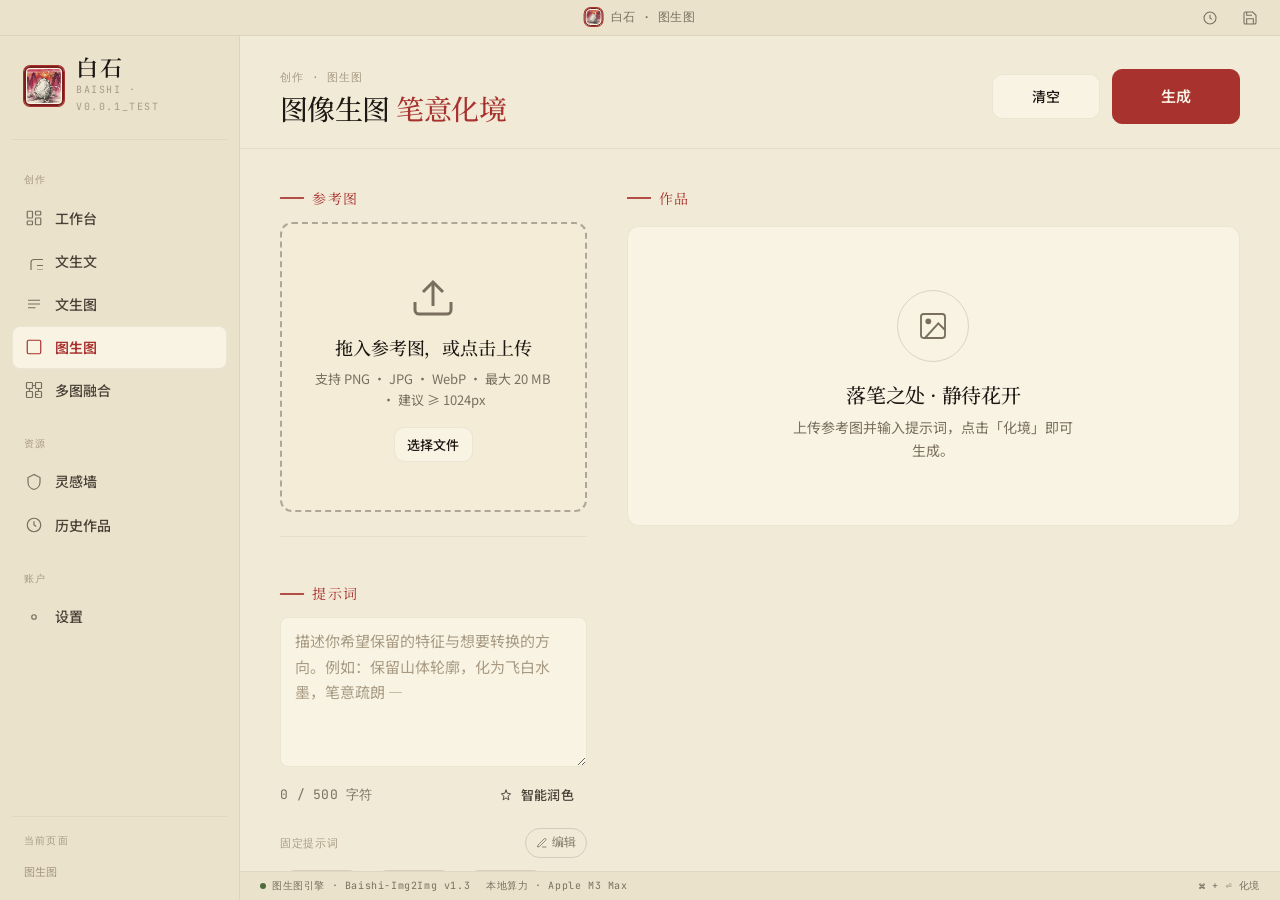
<file: front/pages/image-to-image.html>
<!doctype html>
<html lang="zh-CN"><head>
  <meta charset="utf-8">
  <meta name="viewport" content="width=device-width, initial-scale=1">
  <title>图生图 · 白石 Baishi</title>
  <link rel="preconnect" href="https://fonts.googleapis.com">
  <link rel="preconnect" href="https://fonts.gstatic.com" crossorigin="">
  <link href="https://fonts.googleapis.com/css2?family=Noto+Serif+SC:wght@400;500;600;700&family=Noto+Sans+SC:wght@400;500;600&family=JetBrains+Mono:wght@400;500&display=swap" rel="stylesheet">
  
  
  <link rel="stylesheet" href="../css/ink-wash.css" />
  <link rel="stylesheet" href="../css/app-chrome.css" />
  <link rel="stylesheet" href="../css/page-loader.css" />
  <link rel="stylesheet" href="../css/text-to-image.css" />
<script>try{var t=localStorage.getItem("baishi.theme")||"light";document.documentElement.setAttribute("data-theme",t)}catch(e){}</script>
<script src="../js/page-loader.js"></script>
</head>
<body class="ink-wash-bg">
  <input id="image-upload-input" type="file" accept="image/png,image/jpeg,image/webp" hidden />
  <!-- 水墨加载动画 -->
  <div class="page-loader" id="page-loader"><div class="loader-ink"></div></div>
  <div class="window">
    <header class="titlebar">
      <div class="lights"><span class="light close"></span><span class="light min"></span><span class="light max"></span></div>
      <div class="title" style="-webkit-app-region: drag;"><span class="seal sm" style="background:url(../assets/logo.png) center/cover;color:transparent;">白</span><span>白石 · 图生图</span></div>
      <div class="right">
        <button class="icon-btn" title="历史" style="-webkit-app-region: no-drag;">
          <svg viewBox="0 0 24 24" fill="none" stroke="currentColor"><circle cx="12" cy="12" r="9"></circle><path d="M12 7v5l3 2"></path></svg>
        </button>
        <button class="icon-btn" title="保存预设" style="-webkit-app-region: no-drag;">
          <svg viewBox="0 0 24 24" fill="none" stroke="currentColor"><path d="M19 21H5a2 2 0 0 1-2-2V5a2 2 0 0 1 2-2h11l5 5v11a2 2 0 0 1-2 2Z"></path><path d="M17 21v-8H7v8M7 3v5h8"></path></svg>
        </button>
      </div>
    </header>

    <div class="app">
      <aside class="sidebar">
        <div class="brand"><span class="seal" style="background:url(../assets/logo.png) center/cover;color:transparent;">白</span><div><div class="name">白石</div><div class="en">BAISHI · v0.0.1_test</div></div></div>
        <div class="nav-scroll">
        <div class="nav-section">创作</div>
        <a href="workspace.html" class="nav-item"><svg class="nav-icon" viewBox="0 0 24 24" fill="none" stroke="currentColor"><rect x="3" y="3" width="7" height="9" rx="1"></rect><rect x="14" y="3" width="7" height="5" rx="1"></rect><rect x="14" y="12" width="7" height="9" rx="1"></rect><rect x="3" y="16" width="7" height="5" rx="1"></rect></svg>工作台</a>
        <a href="copywriting.html" class="nav-item"><svg class="nav-icon" viewBox="0 0 24 24" fill="none" stroke="currentColor" stroke-width="1.6"><path d="M8 38V14a4 4 0 0 1 4-4h24a4 4 0 0 1 4 4v20a4 4 0 0 1-4 4H12a4 4 0 0 1-4-4Z"></path><path d="M16 18h16M16 24h12M16 30h8"></path></svg>文生文</a><a href="text-to-image.html" class="nav-item"><svg class="nav-icon" viewBox="0 0 24 24" fill="none" stroke="currentColor"><path d="M4 7h16M4 12h16M4 17h10"></path></svg>文生图</a>
        <a href="image-to-image.html" class="nav-item active"><svg class="nav-icon" viewBox="0 0 24 24" fill="none" stroke="currentColor"><rect x="3" y="3" width="18" height="18" rx="2"/></svg>图生图</a>
        <a href="multi-image.html" class="nav-item"><svg class="nav-icon" viewBox="0 0 24 24" fill="none" stroke="currentColor"><rect x="2" y="2" width="8" height="8" rx="1"/><rect x="14" y="2" width="8" height="8" rx="1"/><rect x="2" y="14" width="8" height="8" rx="1"/><rect x="14" y="14" width="8" height="8" rx="1"/><path d="M6 10v4M10 6h4M14 18h4M18 14v-4"/></svg>多图融合</a>
        
        <div class="nav-section">资源</div>
        <a href="presets.html" class="nav-item"><svg class="nav-icon" viewBox="0 0 24 24" fill="none" stroke="currentColor"><path d="M12 2 4 6v6c0 5 3.5 9 8 10 4.5-1 8-5 8-10V6Z"></path></svg>灵感墙</a>
        <a href="history.html" class="nav-item"><svg class="nav-icon" viewBox="0 0 24 24" fill="none" stroke="currentColor"><circle cx="12" cy="12" r="9"></circle><path d="M12 7v5l3 2"></path></svg>历史作品</a>
        <div class="nav-section">账户</div>
        <a href="settings.html" class="nav-item"><svg class="nav-icon" viewBox="0 0 24 24" fill="none" stroke="currentColor"><circle cx="12" cy="12" r="3"/></svg>设置</a>
              </div>

        <div class="foot">
          <div class="page-indicator">当前页面</div>
          <div class="page-indicator-value">图生图</div>
        </div>
      </aside>

      <main class="content">
        <div class="content-header">
          <div class="title-block">
            <span class="crumb">创作 · 图生图</span>
            <h1>图像生图 <span class="brush" style="color: var(--accent);">笔意化境</span></h1>
          </div>
          <div class="actions">
            <button class="btn btn-secondary" id="clear-btn">清空</button>
            <button class="btn btn-primary btn-lg" id="generate-btn">
              <span>生成</span>
              </button>
          </div>
        </div>

        <div class="content-body">
          <div class="grid-1-2" style="gap: var(--space-10); align-items: start;">
            <!-- 左：参考图 + 输入与参数 -->
            <div class="stack" style="gap: var(--space-6);">
              <section data-od-id="reference">
                <p class="eyebrow">参考图</p>
                <div id="dropzone" class="dropzone" style="margin-top: var(--space-3);">
                  <svg class="icon" viewBox="0 0 24 24" fill="none" stroke="currentColor"><path d="M21 15v4a2 2 0 0 1-2 2H5a2 2 0 0 1-2-2v-4"></path><path d="m7 10 5-5 5 5"></path><path d="M12 5v12"></path></svg>
                  <h3>拖入参考图，或点击上传</h3>
                  <p>支持 PNG · JPG · WebP · 最大 20 MB · 建议 ≥ 1024px</p>
                  <button class="btn btn-secondary btn-sm">选择文件</button>
                </div>
                <div id="preview" style="display: none; margin-top: var(--space-3); position: relative;">
                  <img id="preview-img" style="aspect-ratio: 1 / 1; width: 100%; object-fit: cover; border-radius: var(--radius-lg); border: 1px solid var(--border); display: block;" />
                  <div class="row-between" style="margin-top: var(--space-3);">
                    <div>
                      <div id="preview-name" style="font-size: 13px; font-weight: 500;">landscape_ref.jpg</div>
                      <div class="meta" id="preview-meta">2048 × 2048 · 1.8 MB</div>
                    </div>
                    <button class="btn btn-ghost btn-sm" id="remove-img">移除</button>
                  </div>
                </div>
              </section>

              <hr class="rule">

              <section data-od-id="prompt-area">
                <p class="eyebrow">提示词</p>
                <div class="field" style="margin-top: var(--space-3);">
                  <textarea class="textarea" id="prompt" rows="5" placeholder="描述你希望保留的特征与想要转换的方向。例如：保留山体轮廓，化为飞白水墨，笔意疏朗 —" style="min-height: 120px; font-size: 15px; line-height: 1.7;"></textarea>
                  <div class="row-between" style="margin-top: 4px;">
                    <span class="meta"><span id="char-count">0</span> / 500 字符</span>
                    <button class="btn btn-ghost btn-sm" id="enhance-btn">
                      <svg width="14" height="14" viewBox="0 0 24 24" fill="none" stroke="currentColor" stroke-width="1.6"><path d="m12 3-1.9 5.8L4 10l4.5 4-1.4 6.4L12 17l4.9 3.4-1.4-6.4L20 10l-6.1-1.2Z"></path></svg>
                      智能润色
                    </button>
                  </div>
                </div>

                <div style="margin-top: var(--space-4);">
                  <div class="row-between" style="margin-bottom: var(--space-3);">
                    <p class="micro">固定提示词</p>
                    <button class="prompt-edit-toggle" id="prompt-edit-toggle" type="button">
                      <svg width="12" height="12" viewBox="0 0 24 24" fill="none" stroke="currentColor" stroke-width="1.6"><path d="M12 20h9"></path><path d="M16.5 3.5a2.121 2.121 0 0 1 3 3L7 19l-4 1 1-4Z"></path></svg>
                      <span id="prompt-edit-toggle-label">编辑</span>
                    </button>
                  </div>
                  <div class="chips prompt-presets-grid" id="prompt-presets-grid"></div>
                </div>

                <!-- 提示词编辑器模态 -->
                <div class="prompt-editor-overlay" id="prompt-editor" hidden>
                  <div class="prompt-editor-card">
                    <div class="prompt-editor-head">
                      <p class="eyebrow" id="prompt-editor-title">新建固定提示词</p>
                      <button class="prompt-editor-close" id="prompt-editor-close" type="button" aria-label="关闭">
                        <svg width="14" height="14" viewBox="0 0 24 24" fill="none" stroke="currentColor" stroke-width="1.8"><path d="M6 6l12 12M18 6 6 18"></path></svg>
                      </button>
                    </div>
                    <div class="prompt-editor-body">
                      <div class="prompt-editor-field">
                        <label>名称</label>
                        <input class="input" id="prompt-editor-name" type="text" maxlength="20" placeholder="例：飞白水墨">
                        <span class="field-hint">显示在 chip 上的名字，建议 2–10 个汉字</span>
                      </div>
                      <div class="prompt-editor-field">
                        <label>提示词</label>
                        <textarea class="textarea" id="prompt-editor-text" rows="3" placeholder="例：飞白与皴法交融，留白三分，笔意疏朗"></textarea>
                        <span class="field-hint">点击 chip 时会自动追加到主提示词</span>
                      </div>
                      <div class="prompt-editor-actions">
                        <button class="btn btn-secondary btn-sm" id="prompt-editor-cancel" type="button">取消</button>
                        <button class="btn btn-primary btn-sm" id="prompt-editor-save" type="button">保存</button>
                      </div>
                    </div>
                  </div>
                </div>

                <details style="margin-top: var(--space-4);">
                  <summary style="cursor: pointer; font-size: 13px; color: var(--muted); user-select: none;">＋ 负面提示词</summary>
                  <div class="row" style="gap: var(--space-2); flex-wrap: wrap; margin-top: var(--space-2);">
                    <button type="button" class="btn btn-secondary btn-sm" data-neg-preset="通用瑕疵">通用瑕疵</button>
                    <button type="button" class="btn btn-secondary btn-sm" data-neg-preset="水墨杂讯">水墨杂讯</button>
                    <button type="button" class="btn btn-secondary btn-sm" data-neg-preset="人物修正">人物修正</button>
                  </div>
                  <textarea class="textarea" id="negative-prompt" rows="2" placeholder="不希望在生成结果中出现的元素，例如：模糊、变形、签名、水印 —" data-test="negative-prompt" style="margin-top: var(--space-2); font-size: 13px;"></textarea>
                </details>
              </section>

              <hr class="rule">

              <section data-od-id="params">
                <p class="eyebrow">参数</p>

                <div class="param-group">
                  <div class="label-row">
                    <span>化境强度</span>
                    <span class="value" id="strength-val">0.80</span>
                  </div>
                  <input type="range" min="0" max="1" step="0.05" value="0.8" class="slider" id="strength-slider">
                  <div class="row-between" style="margin-top: 4px;">
                    <span class="micro" style="color: var(--meta);">贴近原图</span>
                    <span class="micro" style="color: var(--meta);">自由发挥</span>
                  </div>
                </div>

                <div class="param-group">
                  <div class="label-row">
                    <span>画面比例</span>
                    <span class="value" id="ratio-val">1 : 1</span>
                  </div>
                  <div class="options" id="ratio-opts">
                    <span class="opt active" data-v="1:1">1 : 1</span>
                    <span class="opt" data-v="3:4">3 : 4</span>
                    <span class="opt" data-v="4:5">4 : 5</span>
                    <span class="opt" data-v="16:9">16 : 9</span>
                    <span class="opt" data-v="21:9">21 : 9</span>
                  </div>
                </div>

                <div class="param-group">
                  <div class="label-row">
                    <span>出图数量</span>
                    <span class="value" id="batch-val">1 张</span>
                  </div>
                  <div class="options" id="batch-opts">
                    <span class="opt active" data-v="1">1 张</span>
                    <span class="opt" data-v="4">4 张</span>
                    <span class="opt" data-v="8">8 张</span>
                  </div>
                </div>

                <div class="param-group">
                  <div class="label-row">
                    <span>随机种子</span>
                    <span class="value" id="seed-val">0</span>
                  </div>
                  <div class="row" style="gap: var(--space-2);">
                    <input type="text" class="input" id="seed-input" value="0" style="font-family: var(--font-mono); flex: 1;">
                    <button class="btn btn-secondary btn-sm" id="seed-dice" type="button">
                      <svg width="14" height="14" viewBox="0 0 24 24" fill="none" stroke="currentColor" stroke-width="1.6"><rect x="4" y="4" width="16" height="16" rx="2"></rect><circle cx="9" cy="9" r="1"></circle><circle cx="15" cy="9" r="1"></circle><circle cx="9" cy="15" r="1"></circle><circle cx="15" cy="15" r="1"></circle></svg>
                      摇骰
                    </button>
                  </div>
                </div>

                <div class="param-group">
                  <div class="label-row"><span>高精度模式</span><span class="value">+30% 质量</span></div>
                  <label class="toggle">
                    <input type="checkbox" id="high-precision" data-test="high-precision" checked="">
                    <span class="track"></span><span class="knob"></span>
                  </label>
                </div>
              </section>
            </div>

            <!-- 右：结果网格 -->
            <section data-od-id="result">
              <p class="eyebrow">作品</p>
              <div id="result-empty" class="card card-pad-lg" style="margin-top: var(--space-4); text-align: center; min-height: 300px; display: grid; place-items: center;">
                <div>
                  <div style="width: 72px; height: 72px; margin: 0 auto var(--space-5); display: grid; place-items: center; border: 1px solid var(--border); border-radius: 50%; color: var(--muted);">
                    <svg width="32" height="32" viewBox="0 0 24 24" fill="none" stroke="currentColor" stroke-width="1.4"><rect x="3" y="3" width="18" height="18" rx="2"/><circle cx="8.5" cy="8.5" r="1.5" fill="currentColor"></circle><path d="m21 15-5-5L6 21"></path></svg>
                  </div>
                  <h3 style="margin-bottom: var(--space-2);">落笔之处 · 静待花开</h3>
                  <p style="color: var(--muted); font-size: 14px; max-width: 36ch; margin: 0 auto;">上传参考图并输入提示词，点击「化境」即可生成。</p>
                </div>
              </div>

              <!-- 墨笔加载动画 -->
              <div id="loading-canvas" class="loading-canvas" hidden>
                <div class="ink-stage">
                  <div class="ink-ripple ink-r1"></div>
                  <div class="ink-ripple ink-r2"></div>
                  <div class="ink-ripple ink-r3"></div>
                  <div class="ink-drop"></div>
                </div>
                <p class="loading-status" id="loading-status">化境中…</p>
                <p class="loading-hint" id="loading-hint">取象化境 · 笔意初成</p>
                <div class="brush-bar"><div class="brush-fill" id="brush-fill"></div></div>
                <span class="loading-step" id="loading-step">正在连接后端</span>
              </div>

              <div id="result-grid" class="grid-2" style="margin-top: var(--space-4); display: none;">
                <div class="art-card"><div class="art-img" data-art="i1"></div><div class="art-meta"><div class="title" style="-webkit-app-region: drag;">化境作品 #1</div><div class="sub"><span>原图 · SDXL</span><span class="num">16.2s</span></div></div></div>
                <div class="art-card"><div class="art-img" data-art="i2"></div><div class="art-meta"><div class="title" style="-webkit-app-region: drag;">化境作品 #2</div><div class="sub"><span>原图 · SDXL</span><span class="num">16.4s</span></div></div></div>
                <div class="art-card"><div class="art-img" data-art="i3"></div><div class="art-meta"><div class="title" style="-webkit-app-region: drag;">化境作品 #3</div><div class="sub"><span>原图 · SDXL</span><span class="num">15.9s</span></div></div></div>
                <div class="art-card"><div class="art-img" data-art="i4"></div><div class="art-meta"><div class="title" style="-webkit-app-region: drag;">化境作品 #4</div><div class="sub"><span>原图 · SDXL</span><span class="num">16.1s</span></div></div></div>
              </div>
            </section>
          </div>
        </div>

        <div class="statusbar">
          <span class="item"><span class="dot"></span>图生图引擎 · Baishi-Img2Img v1.3</span>
          <span class="item">本地算力 · Apple M3 Max</span>
          <span class="spacer"></span>
          <span class="item">⌘ + ⏎ 化境</span>
        </div>
      </main>
    </div>
  </div>

  <div class="toast-host" id="toasts"></div>
  <script src="../js/baishi-shared.js"></script>
  <script src="../js/api-client.js"></script>
  <script src="../js/image-to-image.js"></script>
</body></html>
</file>
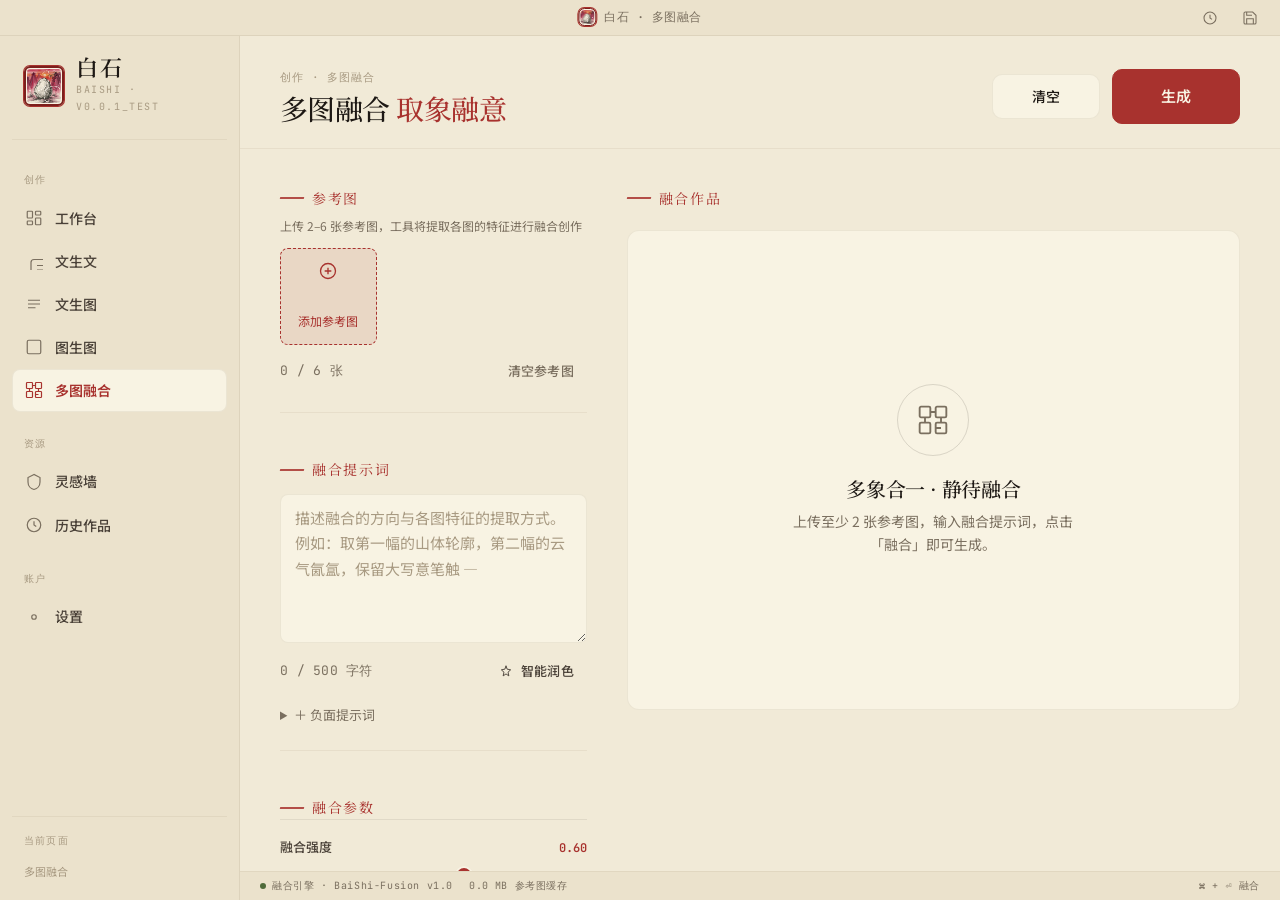
<file: front/pages/multi-image.html>
<!doctype html>
<html lang="zh-CN"><head>
  <meta charset="utf-8">
  <meta name="viewport" content="width=device-width, initial-scale=1">
  <title>多图融合 · 白石 Baishi</title>
  <link rel="preconnect" href="https://fonts.googleapis.com">
  <link rel="preconnect" href="https://fonts.gstatic.com" crossorigin="">
  <link href="https://fonts.googleapis.com/css2?family=Noto+Serif+SC:wght@400;500;600;700&family=Noto+Sans+SC:wght@400;500;600&family=JetBrains+Mono:wght@400;500&display=swap" rel="stylesheet">
  <script>try{var t=localStorage.getItem("baishi.theme")||"light";document.documentElement.setAttribute("data-theme",t)}catch(e){}</script>
  <link rel="stylesheet" href="../css/ink-wash.css" />
  <link rel="stylesheet" href="../css/app-chrome.css" />
  <link rel="stylesheet" href="../css/page-loader.css" />
  <link rel="stylesheet" href="../css/text-to-image.css" />
<script src="../js/page-loader.js"></script>
</head>
<body class="ink-wash-bg">
  <input id="multi-upload-input" type="file" accept="image/*" multiple hidden />
  <!-- 水墨加载动画 -->
  <div class="page-loader" id="page-loader"><div class="loader-ink"></div></div>
  <div class="window">
    <header class="titlebar">
      <div class="lights"><span class="light close"></span><span class="light min"></span><span class="light max"></span></div>
      <div class="title" style="-webkit-app-region: drag;"><span class="seal sm" style="background:url(../assets/logo.png) center/cover;color:transparent;">白</span><span>白石 · 多图融合</span></div>
      <div class="right">
        <button class="icon-btn" title="历史" style="-webkit-app-region: no-drag;">
          <svg viewBox="0 0 24 24" fill="none" stroke="currentColor"><circle cx="12" cy="12" r="9"/><path d="M12 7v5l3 2"/></svg>
        </button>
        <button class="icon-btn" title="保存预设" style="-webkit-app-region: no-drag;">
          <svg viewBox="0 0 24 24" fill="none" stroke="currentColor"><path d="M19 21H5a2 2 0 0 1-2-2V5a2 2 0 0 1 2-2h11l5 5v11a2 2 0 0 1-2 2Z"/><path d="M17 21v-8H7v8M7 3v5h8"/></svg>
        </button>
      </div>
    </header>

    <div class="app">
      <aside class="sidebar">
        <div class="brand"><span class="seal" style="background:url(../assets/logo.png) center/cover;color:transparent;">白</span><div><div class="name">白石</div><div class="en">BAISHI · v0.0.1_test</div></div></div>
        <div class="nav-scroll">
        <div class="nav-section">创作</div>
        <a href="workspace.html" class="nav-item"><svg class="nav-icon" viewBox="0 0 24 24" fill="none" stroke="currentColor"><rect x="3" y="3" width="7" height="9" rx="1"/><rect x="14" y="3" width="7" height="5" rx="1"/><rect x="14" y="12" width="7" height="9" rx="1"/><rect x="3" y="16" width="7" height="5" rx="1"/></svg>工作台</a>
        <a href="copywriting.html" class="nav-item"><svg class="nav-icon" viewBox="0 0 24 24" fill="none" stroke="currentColor" stroke-width="1.6"><path d="M8 38V14a4 4 0 0 1 4-4h24a4 4 0 0 1 4 4v20a4 4 0 0 1-4 4H12a4 4 0 0 1-4-4Z"/><path d="M16 18h16M16 24h12M16 30h8"></path></svg>文生文</a><a href="text-to-image.html" class="nav-item"><svg class="nav-icon" viewBox="0 0 24 24" fill="none" stroke="currentColor"><path d="M4 7h16M4 12h16M4 17h10"/></svg>文生图</a>
        <a href="image-to-image.html" class="nav-item"><svg class="nav-icon" viewBox="0 0 24 24" fill="none" stroke="currentColor"><rect x="3" y="3" width="18" height="18" rx="2"/></svg>图生图</a>
        <a href="multi-image.html" class="nav-item active"><svg class="nav-icon" viewBox="0 0 24 24" fill="none" stroke="currentColor"><rect x="2" y="2" width="8" height="8" rx="1"/><rect x="14" y="2" width="8" height="8" rx="1"/><rect x="2" y="14" width="8" height="8" rx="1"/><rect x="14" y="14" width="8" height="8" rx="1"/><path d="M6 10v4M10 6h4M14 18h4M18 14v-4"/></svg>多图融合</a>
        <div class="nav-section">资源</div>
        <a href="presets.html" class="nav-item"><svg class="nav-icon" viewBox="0 0 24 24" fill="none" stroke="currentColor"><path d="M12 2 4 6v6c0 5 3.5 9 8 10 4.5-1 8-5 8-10V6Z"/></svg>灵感墙</a>
        <a href="history.html" class="nav-item"><svg class="nav-icon" viewBox="0 0 24 24" fill="none" stroke="currentColor"><circle cx="12" cy="12" r="9"></circle><path d="M12 7v5l3 2"></path></svg>历史作品</a>
        <div class="nav-section">账户</div>
        <a href="settings.html" class="nav-item"><svg class="nav-icon" viewBox="0 0 24 24" fill="none" stroke="currentColor"><circle cx="12" cy="12" r="3"/></svg>设置</a>
              </div>

        <div class="foot">
          <div class="page-indicator">当前页面</div>
          <div class="page-indicator-value">多图融合</div>
        </div>
      </aside>

      <main class="content">
        <div class="content-header">
          <div class="title-block">
            <span class="crumb">创作 · 多图融合</span>
            <h1>多图融合 <span class="brush" style="color: var(--accent);">取象融意</span></h1>
          </div>
          <div class="actions">
            <button class="btn btn-secondary" id="clear-btn">清空</button>
            <button class="btn btn-primary btn-lg" id="generate-btn">
              <span>生成</span>
            </button>
          </div>
        </div>

        <div class="content-body">
          <div class="grid-1-2" style="gap: var(--space-10); align-items: start;">
            <!-- 左：参考图 + 输入与参数 -->
            <div class="stack" style="gap: var(--space-6);">

              <!-- 多图上传区 -->
              <section data-od-id="ref-images">
                <p class="eyebrow">参考图</p>
                <p style="font-size: 12px; color: var(--muted); margin-top: 6px; margin-bottom: var(--space-3);">
                  上传 2–6 张参考图，工具将提取各图的特征进行融合创作
                </p>
                <div class="ref-grid" id="ref-grid">
                  <div class="ref-slot add-slot" id="add-slot">
                    <svg viewBox="0 0 24 24" fill="none" stroke="currentColor" stroke-width="1.6"><circle cx="12" cy="12" r="9"/><path d="M12 8v8M8 12h8"/></svg>
                    <span>添加参考图</span>
                  </div>
                  <div class="ref-slot empty-slot"></div>
                  <div class="ref-slot empty-slot"></div>
                  <div class="ref-slot empty-slot"></div>
                  <div class="ref-slot empty-slot"></div>
                  <div class="ref-slot empty-slot"></div>
                </div>
                <div class="row-between" style="margin-top: var(--space-2);">
                  <span class="meta"><span id="ref-count">0</span> / 6 张</span>
                  <button class="btn btn-ghost btn-sm" id="clear-refs" style="color: var(--muted);">清空参考图</button>
                </div>
              </section>

              <hr class="rule">

              <section data-od-id="prompt-area">
                <p class="eyebrow">融合提示词</p>
                <div class="field" style="margin-top: var(--space-3);">
                  <textarea class="textarea" id="prompt" rows="5" placeholder="描述融合的方向与各图特征的提取方式。例如：取第一幅的山体轮廓，第二幅的云气氤氲，保留大写意笔触 —" style="min-height: 120px; font-size: 15px; line-height: 1.7;"></textarea>
                  <div class="row-between" style="margin-top: 4px;">
                    <span class="meta"><span id="char-count">0</span> / 500 字符</span>
                    <button class="btn btn-ghost btn-sm" id="enhance-btn">
                      <svg width="14" height="14" viewBox="0 0 24 24" fill="none" stroke="currentColor" stroke-width="1.6"><path d="m12 3-1.9 5.8L4 10l4.5 4-1.4 6.4L12 17l4.9 3.4-1.4-6.4L20 10l-6.1-1.2Z"></path></svg>
                      智能润色
                    </button>
                  </div>
                </div>

                <details style="margin-top: var(--space-4);">
                  <summary style="cursor: pointer; font-size: 13px; color: var(--muted); user-select: none;">＋ 负面提示词</summary>
                  <div class="row" style="gap: var(--space-2); flex-wrap: wrap; margin-top: var(--space-2);">
                    <button type="button" class="btn btn-secondary btn-sm" data-neg-preset="通用瑕疵">通用瑕疵</button>
                    <button type="button" class="btn btn-secondary btn-sm" data-neg-preset="融合脏边">融合脏边</button>
                    <button type="button" class="btn btn-secondary btn-sm" data-neg-preset="人物修正">人物修正</button>
                  </div>
                  <textarea class="textarea" id="negative-prompt" rows="2" placeholder="不希望在融合结果中出现的元素 —" data-test="negative-prompt" style="margin-top: var(--space-2); font-size: 13px;"></textarea>
                </details>
              </section>

              <hr class="rule">

              <section data-od-id="params">
                <p class="eyebrow">融合参数</p>

                <div class="param-group">
                  <div class="label-row">
                    <span>融合强度</span>
                    <span class="value" id="blend-val">0.60</span>
                  </div>
                  <input type="range" min="0" max="1" step="0.05" value="0.6" class="slider" id="blend-slider">
                  <div class="row-between" style="margin-top: 4px;">
                    <span class="micro" style="color: var(--meta);">保留原图特征</span>
                    <span class="micro" style="color: var(--meta);">自由融合发挥</span>
                  </div>
                </div>

                <div class="param-group">
                  <div class="label-row">
                    <span>画面比例</span>
                    <span class="value" id="ratio-val">1 : 1</span>
                  </div>
                  <div class="options" id="ratio-opts">
                    <span class="opt active" data-v="1:1">1 : 1</span>
                    <span class="opt" data-v="3:4">3 : 4</span>
                    <span class="opt" data-v="4:5">4 : 5</span>
                    <span class="opt" data-v="16:9">16 : 9</span>
                    <span class="opt" data-v="21:9">21 : 9</span>
                  </div>
                </div>

                <div class="param-group">
                  <div class="label-row">
                    <span>出图数量</span>
                    <span class="value" id="batch-val">1 张</span>
                  </div>
                  <input type="range" min="1" max="5" step="1" value="1" class="slider" id="batch-slider">
                  <div class="row" style="justify-content: space-between; margin-top: 4px;">
                    <span class="meta">1</span>
                    <span class="meta">2</span>
                    <span class="meta">3</span>
                    <span class="meta">4</span>
                    <span class="meta">5</span>
                  </div>
                </div>

                <div class="param-group">
                  <div class="label-row">
                    <span>随机种子</span>
                    <span class="value" id="seed-val">0</span>
                  </div>
                  <div class="row" style="gap: var(--space-2);">
                    <input type="text" class="input" id="seed-input" value="0" style="font-family: var(--font-mono); flex: 1;">
                    <button class="btn btn-secondary btn-sm" id="seed-dice" type="button">
                      <svg width="14" height="14" viewBox="0 0 24 24" fill="none" stroke="currentColor" stroke-width="1.6"><rect x="4" y="4" width="16" height="16" rx="2"></rect><circle cx="9" cy="9" r="1"></circle><circle cx="15" cy="9" r="1"></circle><circle cx="9" cy="15" r="1"></circle><circle cx="15" cy="15" r="1"></circle></svg>
                      摇骰
                    </button>
                  </div>
                </div>

                <div class="param-group">
                  <div class="label-row"><span>高精度模式</span><span class="value">+30% 质量</span></div>
                  <label class="toggle">
                    <input type="checkbox" id="high-precision" data-test="high-precision" checked="">
                    <span class="track"></span><span class="knob"></span>
                  </label>
                </div>
              </section>
            </div>

            <!-- 右：结果 -->
            <section data-od-id="result">
              <p class="eyebrow">融合作品</p>

              <div id="result-empty" class="card card-pad-lg" style="margin-top: var(--space-5); text-align: center; min-height: 480px; display: grid; place-items: center;">
                <div>
                  <div style="width: 72px; height: 72px; margin: 0 auto var(--space-5); display: grid; place-items: center; border: 1px solid var(--border); border-radius: 50%; color: var(--muted);">
                    <svg width="32" height="32" viewBox="0 0 24 24" fill="none" stroke="currentColor" stroke-width="1.4"><rect x="2" y="2" width="8" height="8" rx="1"/><rect x="14" y="2" width="8" height="8" rx="1"/><rect x="2" y="14" width="8" height="8" rx="1"/><rect x="14" y="14" width="8" height="8" rx="1"/><path d="M6 10v4M10 6h4M14 18h4M18 14v-4"/></svg>
                  </div>
                  <h3 style="margin-bottom: var(--space-2);">多象合一 · 静待融合</h3>
                  <p style="color: var(--muted); font-size: 14px; max-width: 36ch; margin: 0 auto;">上传至少 2 张参考图，输入融合提示词，点击 「融合」即可生成。</p>
                </div>
              </div>

              <!-- 墨笔加载动画 -->
              <div id="loading-canvas" class="loading-canvas" hidden>
                <div class="ink-stage">
                  <div class="ink-ripple ink-r1"></div>
                  <div class="ink-ripple ink-r2"></div>
                  <div class="ink-ripple ink-r3"></div>
                  <div class="ink-drop"></div>
                </div>
                <p class="loading-status" id="loading-status">融合中…</p>
                <p class="loading-hint" id="loading-hint">多象合一 · 笔意汇融</p>
                <div class="brush-bar"><div class="brush-fill" id="brush-fill"></div></div>
                <span class="loading-step" id="loading-step">正在连接后端</span>
              </div>

              <div id="result-grid" class="grid-2" style="margin-top: var(--space-5); display: none;">
                <div class="art-card"><div class="art-img" data-art="m1"></div><div class="art-meta"><div class="title" style="-webkit-app-region: drag;">融合作品 #1</div><div class="sub"><span>1:1 · BaiShi-Fusion</span><span class="num">18.2s</span></div></div></div>
                <div class="art-card"><div class="art-img" data-art="m2"></div><div class="art-meta"><div class="title" style="-webkit-app-region: drag;">融合作品 #2</div><div class="sub"><span>1:1 · BaiShi-Fusion</span><span class="num">18.4s</span></div></div></div>
                <div class="art-card"><div class="art-img" data-art="m3"></div><div class="art-meta"><div class="title" style="-webkit-app-region: drag;">融合作品 #3</div><div class="sub"><span>1:1 · BaiShi-Fusion</span><span class="num">17.9s</span></div></div></div>
              </div>
            </section>
          </div>
        </div>

        <div class="statusbar">
          <span class="item"><span class="dot"></span>融合引擎 · BaiShi-Fusion v1.0</span>
          <span class="item"><span id="ref-mem">0</span> MB 参考图缓存</span>
          <span class="spacer"></span>
          <span class="item">⌘ + ⏎ 融合</span>
        </div>
      </main>
    </div>
  </div>

  <div class="toast-host" id="toasts"></div>

  <div class="modal-overlay" id="preview-modal" style="display: none;">
    <div class="modal" style="max-width: 720px; text-align: center;">
      <div id="preview-frame" style="aspect-ratio: 1 / 1; max-height: 70vh; background: var(--surface-2); border-radius: var(--radius-lg); margin-bottom: var(--space-4); display: grid; place-items: center; overflow: hidden;">
        <img id="preview-img" style="max-width: 100%; max-height: 100%; object-fit: contain; display: none;">
        <span class="meta" id="preview-placeholder" style="font-size: 13px;">大图预览</span>
      </div>
      <h3 id="preview-title" style="margin-bottom: 4px;">—</h3>
      <p class="meta" id="preview-meta">—</p>
      <div style="margin-top: var(--space-4); display: flex; gap: var(--space-3); justify-content: center;">
        <button class="btn btn-primary btn-sm" id="preview-download">下载</button>
        <button class="btn btn-secondary btn-sm" id="preview-close">关闭</button>
      </div>
    </div>
  </div>

  <script src="../js/baishi-shared.js"></script>
  <script src="../js/api-client.js"></script>
  <script src="../js/multi-image.js"></script>
</body></html>
</file>
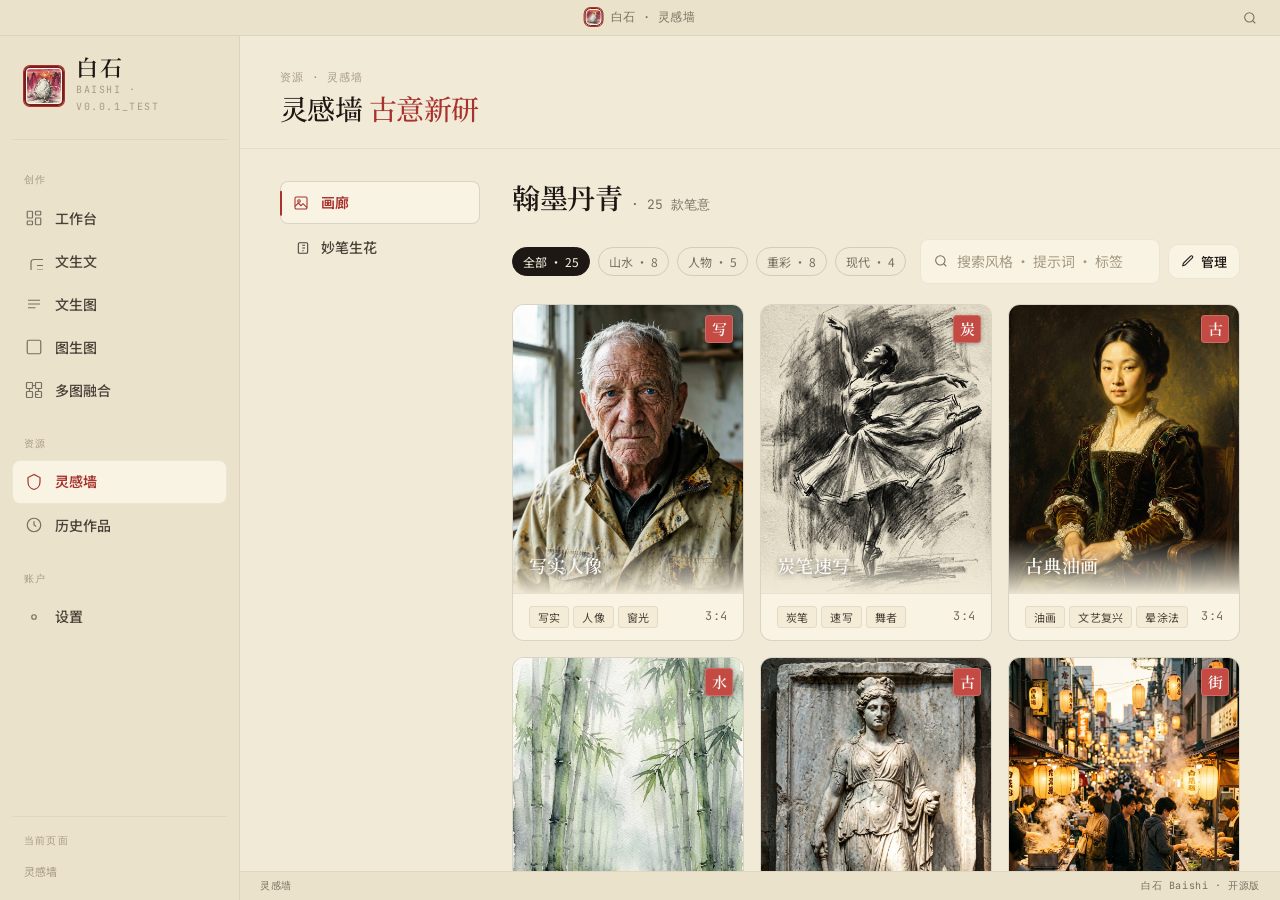
<file: front/pages/presets.html>
<!doctype html>
<html lang="zh-CN">
<head>
  <meta charset="utf-8" />
  <meta name="viewport" content="width=device-width, initial-scale=1" />
  <title>灵感墙 · 白石 Baishi</title>
  <link rel="preconnect" href="https://fonts.googleapis.com" />
  <link rel="preconnect" href="https://fonts.gstatic.com" crossorigin />
  <link href="https://fonts.googleapis.com/css2?family=Noto+Serif+SC:wght@400;500;600;700&family=Noto+Sans+SC:wght@400;500;600&family=JetBrains+Mono:wght@400;500&display=swap" rel="stylesheet" />
  
  
  
  <link rel="stylesheet" href="../css/ink-wash.css" />
  <link rel="stylesheet" href="../css/app-chrome.css" />
  <link rel="stylesheet" href="../css/page-loader.css" />
  <link rel="stylesheet" href="../css/presets.css" />
<script>try{var t=localStorage.getItem("baishi.theme")||"light";document.documentElement.setAttribute("data-theme",t)}catch(e){}</script>
<script src="../js/page-loader.js"></script>
</head>
<body class="ink-wash-bg">
  <!-- 水墨加载动画 -->
  <div class="page-loader" id="page-loader"><div class="loader-ink"></div></div>
  <div class="window">
    <header class="titlebar">
      <div class="lights"><span class="light close"></span><span class="light min"></span><span class="light max"></span></div>
      <div class="title" style="-webkit-app-region: drag;"><span class="seal sm" style="background:url(../assets/logo.png) center/cover;color:transparent;">白</span><span>白石 · 灵感墙</span></div>
      <div class="right">
        <button class="icon-btn" style="-webkit-app-region: no-drag;"><svg viewBox="0 0 24 24" fill="none" stroke="currentColor"><circle cx="11" cy="11" r="7"/><path d="m20 20-3.5-3.5"/></svg></button>
      </div>
    </header>

    <div class="app">
      <aside class="sidebar">
        <div class="brand"><span class="seal" style="background:url(../assets/logo.png) center/cover;color:transparent;">白</span><div><div class="name">白石</div><div class="en">BAISHI · v0.0.1_test</div></div></div>
        <div class="nav-scroll">
        <div class="nav-section">创作</div>
        <a href="workspace.html" class="nav-item"><svg class="nav-icon" viewBox="0 0 24 24" fill="none" stroke="currentColor"><rect x="3" y="3" width="7" height="9" rx="1"/><rect x="14" y="3" width="7" height="5" rx="1"/><rect x="14" y="12" width="7" height="9" rx="1"/><rect x="3" y="16" width="7" height="5" rx="1"/></svg>工作台</a>
        <a href="copywriting.html" class="nav-item"><svg class="nav-icon" viewBox="0 0 24 24" fill="none" stroke="currentColor" stroke-width="1.6"><path d="M8 38V14a4 4 0 0 1 4-4h24a4 4 0 0 1 4 4v20a4 4 0 0 1-4 4H12a4 4 0 0 1-4-4Z"/><path d="M16 18h16M16 24h12M16 30h8"/></svg>文生文</a>
        <a href="text-to-image.html" class="nav-item"><svg class="nav-icon" viewBox="0 0 24 24" fill="none" stroke="currentColor"><path d="M4 7h16M4 12h16M4 17h10"/></svg>文生图</a>
        <a href="image-to-image.html" class="nav-item"><svg class="nav-icon" viewBox="0 0 24 24" fill="none" stroke="currentColor"><rect x="3" y="3" width="18" height="18" rx="2"/></svg>图生图</a>
        <a href="multi-image.html" class="nav-item"><svg class="nav-icon" viewBox="0 0 24 24" fill="none" stroke="currentColor"><rect x="2" y="2" width="8" height="8" rx="1"/><rect x="14" y="2" width="8" height="8" rx="1"/><rect x="2" y="14" width="8" height="8" rx="1"/><rect x="14" y="14" width="8" height="8" rx="1"/><path d="M6 10v4M10 6h4M14 18h4M18 14v-4"/></svg>多图融合</a>
        <div class="nav-section">资源</div>
        <a href="presets.html" class="nav-item active"><svg class="nav-icon" viewBox="0 0 24 24" fill="none" stroke="currentColor"><path d="M12 2 4 6v6c0 5 3.5 9 8 10 4.5-1 8-5 8-10V6Z"/></svg>灵感墙</a>
        <a href="history.html" class="nav-item"><svg class="nav-icon" viewBox="0 0 24 24" fill="none" stroke="currentColor"><circle cx="12" cy="12" r="9"/><path d="M12 7v5l3 2"/></svg>历史作品</a>
        <div class="nav-section">账户</div>
        <a href="settings.html" class="nav-item"><svg class="nav-icon" viewBox="0 0 24 24" fill="none" stroke="currentColor"><circle cx="12" cy="12" r="3"/></svg>设置</a>
              </div>

        <div class="foot">
          <div class="page-indicator">当前页面</div>
          <div class="page-indicator-value">灵感墙</div>
        </div>
      </aside>

      <main class="content">
        <div class="content-header">
          <div class="title-block">
            <span class="crumb">资源 · 灵感墙</span>
            <h1>灵感墙 <span class="brush" style="color: var(--accent);">古意新研</span></h1>
          </div>
        </div>

        <div class="content-body">
          <div class="settings-grid" data-od-id="hub">
            <nav class="sub-nav">
              <div class="item active" data-tab="gallery">
                <svg viewBox="0 0 24 24" fill="none" stroke="currentColor" stroke-width="1.6"><rect x="3" y="3" width="18" height="18" rx="2"/><circle cx="9" cy="9" r="2"/><path d="m3 17 5-5 4 4 3-3 6 6"/></svg>
                画廊
              </div>
              <div class="item" data-tab="copywriting">
                <svg viewBox="0 0 24 24" fill="none" stroke="currentColor" stroke-width="1.6"><path d="M8 20V6a2 2 0 0 1 2-2h10a2 2 0 0 1 2 2v12a2 2 0 0 1-2 2H10a2 2 0 0 1-2-2Z"/><path d="M14 8h4M14 12h4M14 16h2"/></svg>
                妙笔生花
              </div>
            </nav>

            <div>
              <!-- 画廊 -->
              <div class="panel active" id="panel-gallery">
                <h2 class="panel-title">翰墨丹青<span class="panel-title-count">· 25 款笔意</span></h2>
                <div class="filter-bar">
                  <div class="chips">
                    <span class="tag active" data-cat="all">全部 · 25</span>
                    <span class="tag" data-cat="山水">山水 · 8</span>
                    <span class="tag" data-cat="人物">人物 · 5</span>
                    <span class="tag" data-cat="重彩">重彩 · 8</span>
                    <span class="tag" data-cat="现代">现代 · 4</span>
                  </div>
                  <div class="row" style="gap: var(--space-2);">
                    <input type="text" id="search-gallery" class="input input-search" placeholder="搜索风格 · 提示词 · 标签" style="width: 240px;" />
                    <button class="btn btn-secondary btn-sm edit-toggle" id="edit-toggle-gallery" title="进入管理模式 · 增删改预设">
                      <svg viewBox="0 0 24 24" fill="none" stroke="currentColor" stroke-width="1.8"><path d="M16.5 3.5a2.121 2.121 0 0 1 3 3L7 19l-4 1 1-4Z"/></svg>
                      <span class="label">管理</span>
                    </button>
                  </div>
                </div>
                <div class="grid-auto" id="preset-grid"></div>
              </div>

              <!-- 妙笔生花 · 文生文风格预设 -->
              <div class="panel" id="panel-copywriting">
                <h2 class="panel-title">妙笔生花<span class="panel-title-count">· 12 款文风</span></h2>
                <p class="panel-note">本面板用于浏览与管理文生文预设风格。点击任意卡片查看完整提示词模板、字数范围与样例文本。</p>
                <div class="filter-bar">
                  <div class="chips">
                    <span class="tag active" data-cat="all">全部 · 12</span>
                    <span class="tag" data-cat="文学">文学 · 4</span>
                    <span class="tag" data-cat="古文">古文 · 2</span>
                    <span class="tag" data-cat="商业">商业 · 3</span>
                    <span class="tag" data-cat="学术">学术 · 1</span>
                    <span class="tag" data-cat="媒体">媒体 · 2</span>
                  </div>
                  <div class="row" style="gap: var(--space-2);">
                    <input type="text" id="search-copywriting" class="input input-search" placeholder="搜索文风 · 提示词 · 标签" style="width: 240px;" />
                    <select id="sort-copywriting" class="select" style="width: 120px;">
                      <option value="newest">最新</option>
                      <option value="hot">最热</option>
                      <option value="rating">评分</option>
                    </select>
                    <button class="btn btn-secondary btn-sm edit-toggle" id="edit-toggle-copywriting" title="进入管理模式 · 增删改文风">
                      <svg viewBox="0 0 24 24" fill="none" stroke="currentColor" stroke-width="1.8"><path d="M16.5 3.5a2.121 2.121 0 0 1 3 3L7 19l-4 1 1-4Z"/></svg>
                      <span class="label">管理</span>
                    </button>
                  </div>
                </div>
                <div class="grid-auto" id="text-grid"></div>
              </div>
            </div>
          </div>
        </div>

        <div class="statusbar">
          <span class="item">灵感墙</span>
          <span class="spacer"></span>
          <span class="item">白石 Baishi · 开源版</span>
        </div>
      </main>
    </div>
  </div>

  <!-- 详情模态 -->
  <div class="preset-detail" id="detail">
    <div class="panel">
      <div class="left">
        <div class="art" id="detail-art"></div>
      </div>
      <div class="right">
        <div class="top">
          <div>
            <p class="eyebrow" id="detail-cat">山水</p>
            <h2 id="detailName" style="margin-top: 6px;">飞白山水</h2>
          </div>
          <button class="icon-btn" id="detail-close" style="-webkit-app-region: no-drag;">
            <svg viewBox="0 0 24 24" fill="none" stroke="currentColor" stroke-width="1.6"><path d="M6 6 18 18M6 18 18 6"/></svg>
          </button>
        </div>
        <p id="detail-desc" style="color: var(--muted); font-size: 14px; line-height: 1.65;">枯笔飞白，高山云海，留白三分。一套为大场景构图准备的笔意模板，适合海报、专辑封面与品牌主视觉。</p>
        <div>
          <p class="micro" style="margin-bottom: var(--space-2);">提示词</p>
          <div class="card" style="background: var(--bg-2); padding: var(--space-4); font-size: 13px; line-height: 1.7; color: var(--fg-2);" id="detail-prompt">远山含黛，云海翻涌，笔意飞白疏朗。</div>
        </div>
        <div class="grid-2" style="gap: var(--space-3);">
          <div class="card" style="padding: var(--space-4);">
            <div class="meta">画面比例</div>
            <div class="num" style="font-weight: 600; color: var(--fg); margin-top: 4px;">16 : 9</div>
          </div>
          <div class="card" style="padding: var(--space-4);">
            <div class="meta">推荐强度</div>
            <div class="num" style="font-weight: 600; color: var(--fg); margin-top: 4px;">0.70 - 0.85</div>
          </div>
        </div>
        <div class="row" style="gap: var(--space-2); margin-top: auto;">
          <button class="btn btn-secondary btn-block" id="favorite-preset">收藏</button>
          <button class="btn btn-primary btn-block" id="use-preset">使用</button>
        </div>
      </div>
    </div>
  </div>

  <!-- 文生文 · 文风详情模态 -->
  <div class="text-detail" id="text-detail">
    <div class="panel">
      <div class="left">
        <div class="text-preview" id="text-detail-sample"></div>
      </div>
      <div class="right">
        <div class="top">
          <div>
            <p class="eyebrow" id="text-detail-cat">文学</p>
            <h2 id="text-detail-name" style="margin-top: 6px;">鲁迅风</h2>
          </div>
          <button class="icon-btn" id="text-detail-close" style="-webkit-app-region: no-drag;">
            <svg viewBox="0 0 24 24" fill="none" stroke="currentColor" stroke-width="1.6"><path d="M6 6 18 18M6 18 18 6"/></svg>
          </button>
        </div>
        <div class="editor-form-stack" style="flex:1;overflow-y:auto;">
          <div class="editor-field">
            <label>描述</label>
            <textarea id="text-detail-desc" rows="2" placeholder="现代山水散文 · 留白与呼吸并重" style="font-size:14px;color:var(--fg-2);"></textarea>
          </div>
          <div class="editor-field">
            <label>提示词模板</label>
            <textarea id="text-detail-prompt" rows="5" placeholder="完整的提示词模板" style="font-size:13px;line-height:1.6;font-family:var(--font-mono);"></textarea>
          </div>
          <div class="editor-form-grid">
            <div class="editor-field">
              <label>字数范围</label>
              <input type="text" id="text-detail-length" placeholder="300-500 字" />
            </div>
            <div class="editor-field">
              <label>风格强度</label>
              <input type="text" id="text-detail-strength" placeholder="0.65 - 0.85" />
            </div>
          </div>
          <div class="editor-field">
            <label>标签（回车添加）</label>
            <div class="editor-tags-input" id="text-detail-tags-input">
              <input type="text" id="text-detail-tag-new" placeholder="回车添加标签" />
            </div>
          </div>
        </div>
        <div class="row" style="gap: var(--space-2); margin-top: auto;">
          <button class="btn btn-secondary btn-block" id="text-detail-cancel">取消</button>
          <button class="btn btn-primary btn-block" id="text-detail-save">保存</button>
        </div>
      </div>
    </div>
  </div>
  <!-- 画廊 · 编辑模态 -->
  <div class="preset-detail" id="editor-gallery">
    <div class="panel">
      <div class="left">
        <div class="editor-upload-area" id="editor-upload-area">
          <div class="art upload-preview" id="editor-gallery-art">
            <div class="upload-placeholder">
              <svg viewBox="0 0 24 24" fill="none" stroke="currentColor" stroke-width="1.6" style="width:36px;height:36px;"><path d="M21 15v4a2 2 0 0 1-2 2H5a2 2 0 0 1-2-2v-4M17 8l-5-5-5 5M12 3v12"/></svg>
              <span>点击上传参考图</span>
              <span class="upload-hint">支持 PNG / JPG / WebP</span>
            </div>
          </div>
          <button class="btn btn-sm upload-change-btn" id="editor-upload-change" title="更换图片" style="display:none;">
            <svg viewBox="0 0 24 24" fill="none" stroke="currentColor" stroke-width="1.6" style="width:14px;height:14px;"><path d="M21 15v4a2 2 0 0 1-2 2H5a2 2 0 0 1-2-2v-4M17 8l-5-5-5 5M12 3v12"/></svg>
            更换图片
          </button>
          <input type="file" accept="image/png,image/jpeg,image/webp" id="editor-upload-input" style="display:none" />
        </div>
      </div>
      <div class="right">
        <div class="top">
          <div>
            <p class="eyebrow" id="editor-gallery-mode">编辑风格</p>
            <h2 id="editor-gallery-title" style="margin-top: 6px;">编辑风格</h2>
          </div>
          <button class="icon-btn" id="editor-gallery-close" style="-webkit-app-region: no-drag;">
            <svg viewBox="0 0 24 24" fill="none" stroke="currentColor" stroke-width="1.6"><path d="M6 6 18 18M6 18 18 6"/></svg>
          </button>
        </div>
        <div class="editor-form-stack">
          <div class="editor-field">
            <label>风格名称</label>
            <input type="text" id="editor-gallery-name" placeholder="例：飞白山水" />
          </div>
          <div class="editor-form-grid">
            <div class="editor-field">
              <label>分类</label>
              <div class="cat-select-wrap">
                <select id="editor-gallery-cat">
                  <option>山水</option>
                  <option>花鸟</option>
                  <option>人物</option>
                  <option>重彩</option>
                  <option>现代</option>
                  <option value="__NEW__">+ 添加新分类…</option>
                </select>
                <input type="text" id="editor-gallery-cat-new" placeholder="输入新分类名称" style="display:none;" />
              </div>
            </div>
            <div class="editor-field">
              <label>画面比例</label>
              <input type="text" id="editor-gallery-ratio" placeholder="16:9" />
            </div>
          </div>
          <div class="editor-field">
            <label>描述</label>
            <textarea id="editor-gallery-desc" rows="2" placeholder="一两句话说清这套笔意的特征与适用场景"></textarea>
          </div>
          <div class="editor-field">
            <label>提示词</label>
            <textarea id="editor-gallery-prompt" rows="4" placeholder="完整的提示词模板，建议用「。」收尾便于模型识别"></textarea>
          </div>
          <div class="editor-field">
            <label>推荐强度</label>
            <input type="text" id="editor-gallery-strength" placeholder="0.70 - 0.85" />
          </div>
        </div>
        <div class="row" style="gap: var(--space-2); margin-top: auto;">
          <button class="btn btn-secondary btn-block" id="editor-gallery-cancel">取消</button>
          <button class="btn btn-primary btn-block" id="editor-gallery-save">保存</button>
        </div>
      </div>
    </div>
  </div>

  <!-- 妙笔生花 · 编辑模态 -->
  <div class="text-detail" id="editor-text">
    <div class="panel">
      <div class="left">
        <div class="text-preview" id="editor-text-preview"></div>
      </div>
      <div class="right">
        <div class="top">
          <div>
            <p class="eyebrow" id="editor-text-mode">编辑文生文风格</p>
            <h2 id="editor-text-title" style="margin-top: 6px;">编辑文风</h2>
          </div>
          <button class="icon-btn" id="editor-text-close" style="-webkit-app-region: no-drag;">
            <svg viewBox="0 0 24 24" fill="none" stroke="currentColor" stroke-width="1.6"><path d="M6 6 18 18M6 18 18 6"/></svg>
          </button>
        </div>
        <div class="editor-form-stack">
          <div class="editor-field">
            <label>文风名称</label>
            <input type="text" id="editor-text-name" placeholder="例：鲁迅风" />
          </div>
          <div class="editor-form-grid">
            <div class="editor-field">
              <label>分类</label>
              <div class="cat-select-wrap">
                <select id="editor-text-cat">
                  <option value="文学">文学</option>
                  <option value="古文">古文</option>
                  <option value="商业">商业</option>
                  <option value="学术">学术</option>
                  <option value="媒体">媒体</option>
                  <option value="__NEW__">+ 添加新分类…</option>
                </select>
                <input type="text" id="editor-text-cat-new" placeholder="输入新分类名称" style="display:none;" />
              </div>
            </div>
            <div class="editor-field">
              <label>字数范围</label>
              <input type="text" id="editor-text-length" placeholder="300-500 字" />
            </div>
          </div>
          <div class="editor-field">
            <label>描述</label>
            <textarea id="editor-text-desc" rows="2" placeholder="一两句话说清这套文风的特征与适用场景"></textarea>
          </div>
          <div class="editor-field">
            <label>提示词模板</label>
            <textarea id="editor-text-prompt" rows="4" placeholder="给生成模型使用的完整指令，建议带 ①②③ 要点"></textarea>
          </div>
          <div class="editor-field">
            <label>样例文本</label>
            <textarea id="editor-text-sample" rows="4" placeholder="一两段示例，左侧预览区会实时同步"></textarea>
          </div>
          <div class="editor-form-grid">
            <div class="editor-field">
              <label>风格强度</label>
              <input type="text" id="editor-text-strength" placeholder="0.65 - 0.85" />
            </div>
            <div class="editor-field">
              <label>标签（回车添加）</label>
              <div class="editor-tags-input" id="editor-text-tags-input">
                <input type="text" id="editor-text-tag-new" placeholder="回车添加标签" />
              </div>
            </div>
          </div>
        </div>
        <div class="row" style="gap: var(--space-2); margin-top: auto;">
          <button class="btn btn-secondary btn-block" id="editor-text-cancel">取消</button>
          <button class="btn btn-primary btn-block" id="editor-text-save">保存</button>
        </div>
      </div>
    </div>
  </div>

  <div class="toast-host" id="toasts"></div>
  <script src="../js/baishi-shared.js"></script>
  <script src="../js/api-client.js"></script>
  <script src="../js/text-styles.js"></script>
  <script src="../js/presets.js"></script>
</body>
</html>
</file>
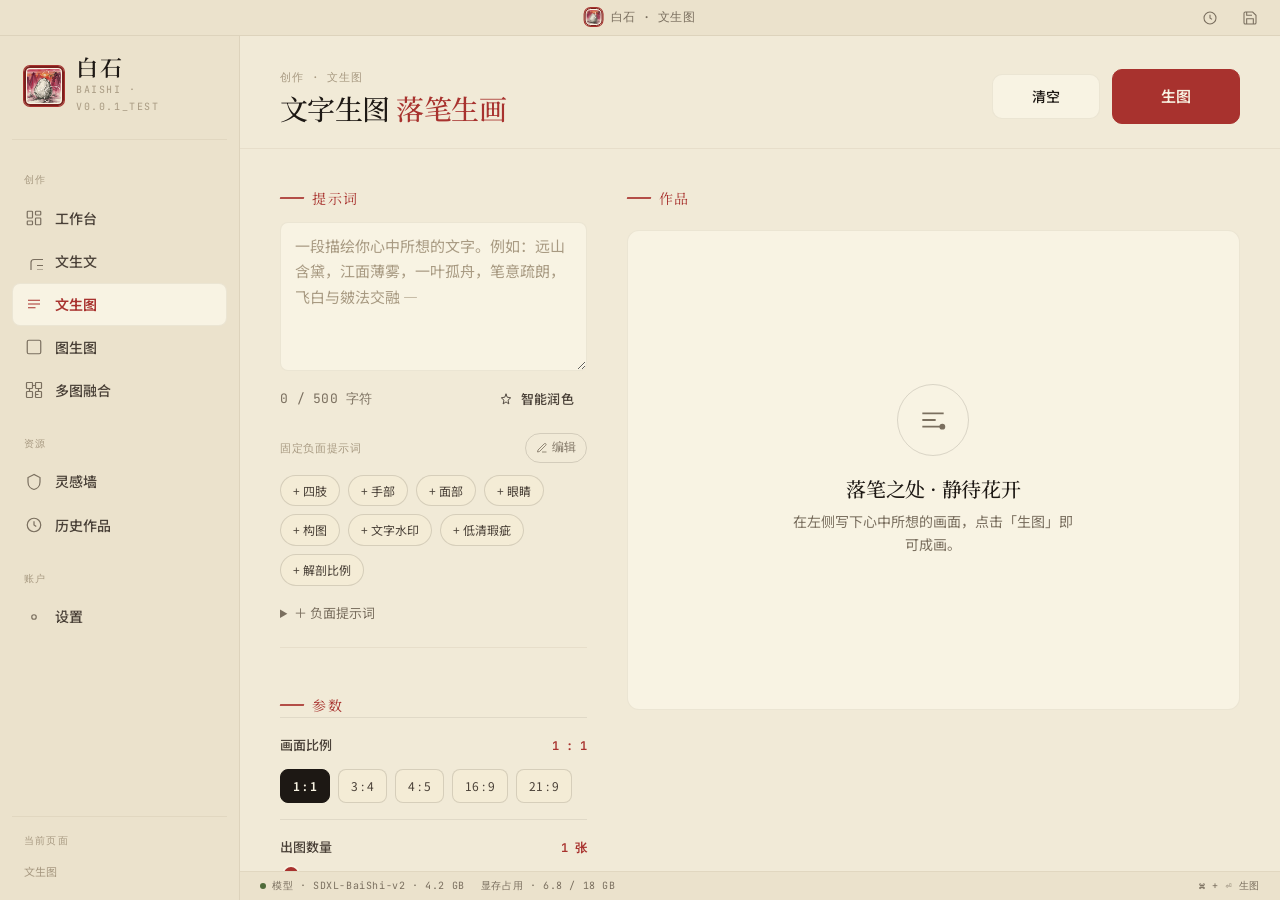
<file: front/pages/text-to-image.html>
<!doctype html>
<html lang="zh-CN"><head>
  <meta charset="utf-8">
  <meta name="viewport" content="width=device-width, initial-scale=1">
  <title>文生图 · 白石 Baishi</title>
  <link rel="preconnect" href="https://fonts.googleapis.com">
  <link rel="preconnect" href="https://fonts.gstatic.com" crossorigin="">
  <link href="https://fonts.googleapis.com/css2?family=Noto+Serif+SC:wght@400;500;600;700&amp;family=Noto+Sans+SC:wght@400;500;600&amp;family=JetBrains+Mono:wght@400;500&amp;display=swap" rel="stylesheet">
  
  
  
  <link rel="stylesheet" href="../css/ink-wash.css" />
  <link rel="stylesheet" href="../css/app-chrome.css" />
  <link rel="stylesheet" href="../css/page-loader.css" />
  <link rel="stylesheet" href="../css/text-to-image.css" />
<script>try{var t=localStorage.getItem("baishi.theme")||"light";document.documentElement.setAttribute("data-theme",t)}catch(e){}</script>
<script src="../js/page-loader.js"></script>
</head>
<body class="ink-wash-bg">
  <!-- 水墨加载动画 -->
  <div class="page-loader" id="page-loader"><div class="loader-ink"></div></div>
  <div class="window">
    <header class="titlebar">
      <div class="lights">
        <span class="light close"></span><span class="light min"></span><span class="light max"></span>
      </div>
      <div class="title" style="-webkit-app-region: drag;"><span class="seal sm" style="background:url(../assets/logo.png) center/cover;color:transparent;">白</span><span>白石 · 文生图</span></div>
      <div class="right">
        <button class="icon-btn" title="历史" style="-webkit-app-region: no-drag;">
          <svg viewBox="0 0 24 24" fill="none" stroke="currentColor"><circle cx="12" cy="12" r="9"></circle><path d="M12 7v5l3 2"></path></svg>
        </button>
        <button class="icon-btn" title="保存预设" style="-webkit-app-region: no-drag;">
          <svg viewBox="0 0 24 24" fill="none" stroke="currentColor"><path d="M19 21H5a2 2 0 0 1-2-2V5a2 2 0 0 1 2-2h11l5 5v11a2 2 0 0 1-2 2Z"></path><path d="M17 21v-8H7v8M7 3v5h8"></path></svg>
        </button>
      </div>
    </header>

    <div class="app">
      <aside class="sidebar">
        <div class="brand"><span class="seal" style="background:url(../assets/logo.png) center/cover;color:transparent;">白</span><div><div class="name">白石</div><div class="en">BAISHI · v0.0.1_test</div></div></div>
        <div class="nav-scroll">
        <div class="nav-section">创作</div>
        <a href="workspace.html" class="nav-item"><svg class="nav-icon" viewBox="0 0 24 24" fill="none" stroke="currentColor"><rect x="3" y="3" width="7" height="9" rx="1"></rect><rect x="14" y="3" width="7" height="5" rx="1"></rect><rect x="14" y="12" width="7" height="9" rx="1"></rect><rect x="3" y="16" width="7" height="5" rx="1"></rect></svg>工作台</a>
        <a href="copywriting.html" class="nav-item"><svg class="nav-icon" viewBox="0 0 24 24" fill="none" stroke="currentColor" stroke-width="1.6"><path d="M8 38V14a4 4 0 0 1 4-4h24a4 4 0 0 1 4 4v20a4 4 0 0 1-4 4H12a4 4 0 0 1-4-4Z"></path><path d="M16 18h16M16 24h12M16 30h8"></path></svg>文生文</a><a href="text-to-image.html" class="nav-item active"><svg class="nav-icon" viewBox="0 0 24 24" fill="none" stroke="currentColor"><path d="M4 7h16M4 12h16M4 17h10"></path></svg>文生图</a>
        <a href="image-to-image.html" class="nav-item"><svg class="nav-icon" viewBox="0 0 24 24" fill="none" stroke="currentColor"><rect x="3" y="3" width="18" height="18" rx="2"/></svg>图生图</a>
        <a href="multi-image.html" class="nav-item"><svg class="nav-icon" viewBox="0 0 24 24" fill="none" stroke="currentColor"><rect x="2" y="2" width="8" height="8" rx="1"/><rect x="14" y="2" width="8" height="8" rx="1"/><rect x="2" y="14" width="8" height="8" rx="1"/><rect x="14" y="14" width="8" height="8" rx="1"/><path d="M6 10v4M10 6h4M14 18h4M18 14v-4"/></svg>多图融合</a>
        
        <div class="nav-section">资源</div>
        <a href="presets.html" class="nav-item"><svg class="nav-icon" viewBox="0 0 24 24" fill="none" stroke="currentColor"><path d="M12 2 4 6v6c0 5 3.5 9 8 10 4.5-1 8-5 8-10V6Z"></path></svg>灵感墙</a>
        <a href="history.html" class="nav-item"><svg class="nav-icon" viewBox="0 0 24 24" fill="none" stroke="currentColor"><circle cx="12" cy="12" r="9"></circle><path d="M12 7v5l3 2"></path></svg>历史作品</a>
        <div class="nav-section">账户</div>
        <a href="settings.html" class="nav-item"><svg class="nav-icon" viewBox="0 0 24 24" fill="none" stroke="currentColor"><circle cx="12" cy="12" r="3"/></svg>设置</a>
              </div>

        <div class="foot">
          <div class="page-indicator">当前页面</div>
          <div class="page-indicator-value">文生图</div>
        </div>
      </aside>

      <main class="content">
        <div class="content-header">
          <div class="title-block">
            <span class="crumb">创作 · 文生图</span>
            <h1>文字生图 <span class="brush" style="color: var(--accent);">落笔生画</span></h1>
          </div>
          <div class="actions">
            <button class="btn btn-secondary" id="clear-btn">清空</button>
            <button class="btn btn-primary btn-lg" id="generate-btn">
              <span>生图</span>
              </button>
          </div>
        </div>

        <div class="content-body">
          <div class="grid-1-2" style="gap: var(--space-10); align-items: start;">
            <!-- 左：输入与参数 -->
            <div class="stack" style="gap: var(--space-6);">
              <section data-od-id="prompt-area">
                <p class="eyebrow">提示词</p>
                <div class="field" style="margin-top: var(--space-3);">
                  <textarea class="textarea" id="prompt" rows="5" placeholder="一段描绘你心中所想的文字。例如：远山含黛，江面薄雾，一叶孤舟，笔意疏朗，飞白与皴法交融 —" style="min-height: 140px; font-size: 15px; line-height: 1.7;"></textarea>
                  <div class="row-between" style="margin-top: 4px;">
                    <span class="meta"><span id="char-count">0</span> / 500 字符</span>
                    <button class="btn btn-ghost btn-sm" id="enhance-btn">
                      <svg width="14" height="14" viewBox="0 0 24 24" fill="none" stroke="currentColor" stroke-width="1.6"><path d="m12 3-1.9 5.8L4 10l4.5 4-1.4 6.4L12 17l4.9 3.4-1.4-6.4L20 10l-6.1-1.2Z"></path></svg>
                      智能润色
                    </button>
                  </div>
                </div>

                <div style="margin-top: var(--space-4);">
                  <div class="row-between" style="margin-bottom: var(--space-3);">
                    <p class="micro">固定负面提示词</p>
                    <button class="prompt-edit-toggle" id="prompt-edit-toggle" type="button">
                      <svg width="12" height="12" viewBox="0 0 24 24" fill="none" stroke="currentColor" stroke-width="1.6"><path d="M12 20h9"></path><path d="M16.5 3.5a2.121 2.121 0 0 1 3 3L7 19l-4 1 1-4Z"></path></svg>
                      <span id="prompt-edit-toggle-label">编辑</span>
                    </button>
                  </div>
                  <div class="chips prompt-presets-grid" id="prompt-presets-grid"></div>
                </div>

                <!-- 负面提示词编辑器模态 -->
                <div class="prompt-editor-overlay" id="prompt-editor" hidden>
                  <div class="prompt-editor-card">
                    <div class="prompt-editor-head">
                      <p class="eyebrow" id="prompt-editor-title">新建固定负面提示词</p>
                      <button class="prompt-editor-close" id="prompt-editor-close" type="button" aria-label="关闭">
                        <svg width="14" height="14" viewBox="0 0 24 24" fill="none" stroke="currentColor" stroke-width="1.8"><path d="M6 6l12 12M18 6 6 18"></path></svg>
                      </button>
                    </div>
                    <div class="prompt-editor-body">
                      <div class="prompt-editor-field">
                        <label>名称</label>
                        <input class="input" id="prompt-editor-name" type="text" maxlength="20" placeholder="例：四肢">
                        <span class="field-hint">显示在 chip 上的名字，建议 2–10 个汉字</span>
                      </div>
                      <div class="prompt-editor-field">
                        <label>负面提示词</label>
                        <textarea class="textarea" id="prompt-editor-text" rows="3" placeholder="例：不要出现多个手臂，超过五根手指的四肢，扭曲关节"></textarea>
                        <span class="field-hint">点击 chip 时会自动追加到负面提示词输入框（中文逗号分隔）</span>
                      </div>
                      <div class="prompt-editor-actions">
                        <button class="btn btn-secondary btn-sm" id="prompt-editor-cancel" type="button">取消</button>
                        <button class="btn btn-primary btn-sm" id="prompt-editor-save" type="button">保存</button>
                      </div>
                    </div>
                  </div>
                </div>

                <details id="negative-prompt-details" style="margin-top: var(--space-4);">
                  <summary style="cursor: pointer; font-size: 13px; color: var(--muted); user-select: none;">＋ 负面提示词</summary>
                  <textarea class="textarea" id="negative-prompt" rows="2" placeholder="不希望出现的元素，例如：模糊、变形、低质量、签名 —" data-test="negative-prompt" style="margin-top: var(--space-2); font-size: 13px;"></textarea>
                </details>
              </section>

              <hr class="rule">

              <section data-od-id="params">
                <p class="eyebrow">参数</p>

                <div class="param-group">
                  <div class="label-row">
                    <span>画面比例</span>
                    <span class="value" id="ratio-val">1 : 1</span>
                  </div>
                  <div class="options" id="ratio-opts">
                    <span class="opt active" data-v="1:1">1 : 1</span>
                    <span class="opt" data-v="3:4">3 : 4</span>
                    <span class="opt" data-v="4:5">4 : 5</span>
                    <span class="opt" data-v="16:9">16 : 9</span>
                    <span class="opt" data-v="21:9">21 : 9</span>
                  </div>
                </div>

                <div class="param-group">
                  <div class="label-row">
                    <span>出图数量</span>
                    <span class="value" id="batch-val">1 张</span>
                  </div>
                  <input type="range" min="1" max="5" step="1" value="1" class="slider" id="batch-slider" data-test="batch-slider">
                  <div class="row" style="justify-content: space-between; margin-top: 4px;">
                    <span class="meta">1</span>
                    <span class="meta">2</span>
                    <span class="meta">3</span>
                    <span class="meta">4</span>
                    <span class="meta">5</span>
                  </div>
                </div>

                <div class="param-group">
                  <div class="label-row">
                    <span>风格强度</span>
                    <span class="value" id="style-val">0.75</span>
                  </div>
                  <input type="range" min="0" max="1" step="0.05" value="0.75" class="slider" id="style-slider">
                </div>

                <div class="param-group">
                  <div class="label-row">
                    <span>随机种子</span>
                    <span class="value" id="seed-val">0</span>
                  </div>
                  <div class="row" style="gap: var(--space-2);">
                    <input type="text" class="input" id="seed-input" value="0" style="font-family: var(--font-mono); flex: 1;">
                    <button class="btn btn-secondary btn-sm" id="seed-dice">
                      <svg width="14" height="14" viewBox="0 0 24 24" fill="none" stroke="currentColor" stroke-width="1.6"><rect x="4" y="4" width="16" height="16" rx="2"></rect><circle cx="9" cy="9" r="1"></circle><circle cx="15" cy="9" r="1"></circle><circle cx="9" cy="15" r="1"></circle><circle cx="15" cy="15" r="1"></circle></svg>
                      摇骰
                    </button>
                  </div>
                </div>

                <div class="param-group">
                  <div class="label-row"><span>高精度模式</span><span class="value">+30% 质量</span></div>
                  <label class="toggle">
                    <input type="checkbox" id="high-precision" data-test="high-precision" checked="">
                    <span class="track"></span><span class="knob"></span>
                  </label>
                </div>
              </section>
            </div>

            <!-- 右：结果 -->
            <section data-od-id="result">
              <p class="eyebrow">作品</p>
              <div id="result-empty" class="card card-pad-lg" style="margin-top: var(--space-5); text-align: center; min-height: 480px; display: grid; place-items: center;">
                <div>
                  <div style="width: 72px; height: 72px; margin: 0 auto var(--space-5); display: grid; place-items: center; border: 1px solid var(--border); border-radius: 50%; color: var(--muted);">
                    <svg width="32" height="32" viewBox="0 0 24 24" fill="none" stroke="currentColor" stroke-width="1.4"><path d="M4 7h16M4 12h10M4 17h16"></path><circle cx="19" cy="17" r="1.5" fill="currentColor"></circle></svg>
                  </div>
                  <h3 style="margin-bottom: var(--space-2);">落笔之处 · 静待花开</h3>
                  <p style="color: var(--muted); font-size: 14px; max-width: 36ch; margin: 0 auto;">在左侧写下心中所想的画面，点击「生图」即可成画。</p>
                </div>
              </div>

              <!-- 墨笔加载动画 -->
              <div id="loading-canvas" class="loading-canvas" hidden>
                <div class="ink-stage">
                  <div class="ink-ripple ink-r1"></div>
                  <div class="ink-ripple ink-r2"></div>
                  <div class="ink-ripple ink-r3"></div>
                  <div class="ink-drop"></div>
                </div>
                <p class="loading-status" id="loading-status">落笔中…</p>
                <p class="loading-hint" id="loading-hint">墨色初渗 · 笔意渐生</p>
                <div class="brush-bar"><div class="brush-fill" id="brush-fill"></div></div>
                <span class="loading-step" id="loading-step">正在连接后端</span>
              </div>

              <div id="result-grid" class="grid-2" style="margin-top: var(--space-5); display: none;">
                <div class="art-card"><div class="art-img" data-art="g1"></div><div class="art-meta"><div class="title" style="-webkit-app-region: drag;">飞白山水 #1</div><div class="sub"><span>1:1 · SDXL</span><span class="num">14.2s</span></div></div></div>
                <div class="art-card"><div class="art-img" data-art="g2"></div><div class="art-meta"><div class="title" style="-webkit-app-region: drag;">飞白山水 #2</div><div class="sub"><span>1:1 · SDXL</span><span class="num">14.4s</span></div></div></div>
                <div class="art-card"><div class="art-img" data-art="g3"></div><div class="art-meta"><div class="title" style="-webkit-app-region: drag;">飞白山水 #3</div><div class="sub"><span>1:1 · SDXL</span><span class="num">13.9s</span></div></div></div>
                <div class="art-card"><div class="art-img" data-art="g4"></div><div class="art-meta"><div class="title" style="-webkit-app-region: drag;">飞白山水 #4</div><div class="sub"><span>1:1 · SDXL</span><span class="num">14.1s</span></div></div></div>
              </div>
            </section>
          </div>
        </div>

        <div class="statusbar">
          <span class="item"><span class="dot"></span>模型 · SDXL-BaiShi-v2 · 4.2 GB</span>
          <span class="item">显存占用 · 6.8 / 18 GB</span>
          <span class="spacer"></span>
          <span class="item">⌘ + ⏎ 生图</span>
        </div>
      </main>
    </div>
  </div>

  <div class="toast-host" id="toasts"></div>
  <script src="../js/baishi-shared.js"></script>
  <script src="../js/api-client.js"></script>
  <script src="../js/text-to-image.js"></script>
</body></html>
</file>
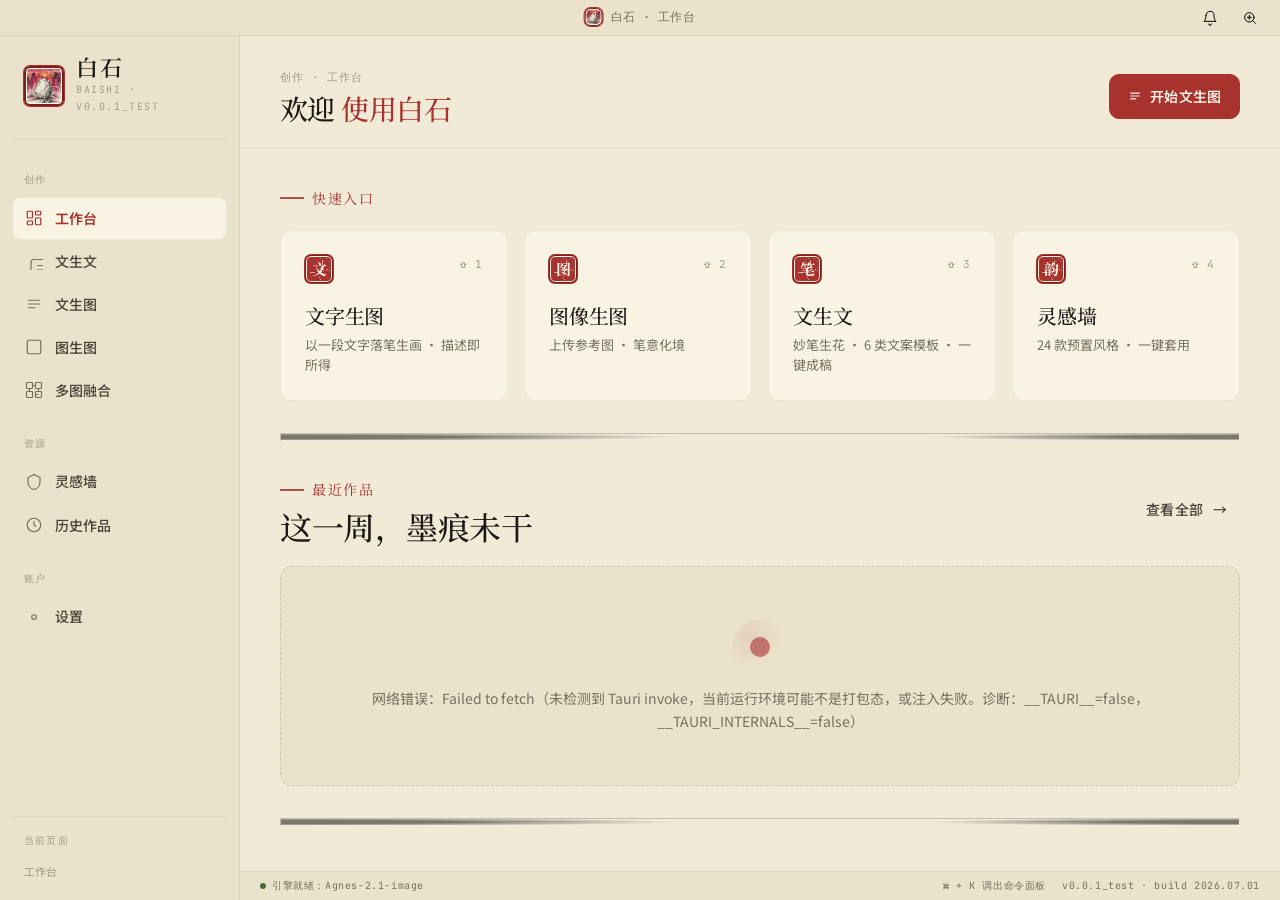
<file: front/pages/workspace.html>
<!doctype html>
<html lang="zh-CN">
<head>
  <meta charset="utf-8" />
  <meta name="viewport" content="width=device-width, initial-scale=1" />
  <title>工作台 · 白石 Baishi</title>
  <link rel="preconnect" href="https://fonts.googleapis.com" />
  <link rel="preconnect" href="https://fonts.gstatic.com" crossorigin />
  <link href="https://fonts.googleapis.com/css2?family=Noto+Serif+SC:wght@400;500;600;700&family=Noto+Sans+SC:wght@400;500;600&family=JetBrains+Mono:wght@400;500&display=swap" rel="stylesheet" />
  
  
  <link rel="stylesheet" href="../css/ink-wash.css" />
  <link rel="stylesheet" href="../css/app-chrome.css" />
  <link rel="stylesheet" href="../css/page-loader.css" />
<script>try{var t=localStorage.getItem("baishi.theme")||"light";document.documentElement.setAttribute("data-theme",t)}catch(e){}</script>
<script src="../js/page-loader.js"></script>
</head>
<body class="ink-wash-bg">
  <!-- 水墨加载动画 -->
  <div class="page-loader" id="page-loader"><div class="loader-ink"></div></div>
  <div class="window">
    <header class="titlebar">
      <div class="lights">
        <span class="light close"></span>
        <span class="light min"></span>
        <span class="light max"></span>
      </div>
      <div class="title" style="-webkit-app-region: drag;">
        <span class="seal sm" style="background:url(../assets/logo.png) center/cover;color:transparent;">白</span>
        <span>白石 · 工作台</span>
      </div>
      <div class="right">
        <button class="icon-btn" title="通知" style="-webkit-app-region: no-drag;">
          <img src="../assets/icon/notification.svg" alt="" style="width:16px;height:16px;filter:var(--icon-filter, none);" />
        </button>
        <button class="icon-btn" title="命令面板" style="-webkit-app-region: no-drag;">
          <img src="../assets/icon/command.svg" alt="" style="width:16px;height:16px;filter:var(--icon-filter, none);" />
        </button>
      </div>
    </header>

    <div class="app">
      <aside class="sidebar">
        <div class="brand">
          <span class="seal" style="background:url(../assets/logo.png) center/cover;color:transparent;">白</span>
          <div>
            <div class="name">白石</div>
            <div class="en">BAISHI · v0.0.1_test</div>
          </div>
        </div>

        <div class="nav-scroll">
        <div class="nav-section">创作</div>
        <a href="workspace.html" class="nav-item active"><svg class="nav-icon" viewBox="0 0 24 24" fill="none" stroke="currentColor"><rect x="3" y="3" width="7" height="9" rx="1"/><rect x="14" y="3" width="7" height="5" rx="1"/><rect x="14" y="12" width="7" height="9" rx="1"/><rect x="3" y="16" width="7" height="5" rx="1"/></svg>工作台</a>
        <a href="copywriting.html" class="nav-item"><svg class="nav-icon" viewBox="0 0 24 24" fill="none" stroke="currentColor" stroke-width="1.6"><path d="M8 38V14a4 4 0 0 1 4-4h24a4 4 0 0 1 4 4v20a4 4 0 0 1-4 4H12a4 4 0 0 1-4-4Z"/><path d="M16 18h16M16 24h12M16 30h8"/></svg>文生文</a>
        <a href="text-to-image.html" class="nav-item"><svg class="nav-icon" viewBox="0 0 24 24" fill="none" stroke="currentColor"><path d="M4 7h16M4 12h16M4 17h10"/></svg>文生图</a>
        <a href="image-to-image.html" class="nav-item"><svg class="nav-icon" viewBox="0 0 24 24" fill="none" stroke="currentColor"><rect x="3" y="3" width="18" height="18" rx="2"/></svg>图生图</a>
        <a href="multi-image.html" class="nav-item"><svg class="nav-icon" viewBox="0 0 24 24" fill="none" stroke="currentColor"><rect x="2" y="2" width="8" height="8" rx="1"/><rect x="14" y="2" width="8" height="8" rx="1"/><rect x="2" y="14" width="8" height="8" rx="1"/><rect x="14" y="14" width="8" height="8" rx="1"/><path d="M6 10v4M10 6h4M14 18h4M18 14v-4"/></svg>多图融合</a>

        <div class="nav-section">资源</div>
        <a href="presets.html" class="nav-item">
          <svg class="nav-icon" viewBox="0 0 24 24" fill="none" stroke="currentColor"><path d="M12 2 4 6v6c0 5 3.5 9 8 10 4.5-1 8-5 8-10V6Z"/></svg>
          灵感墙
        </a>
        <a href="history.html" class="nav-item">
          <svg class="nav-icon" viewBox="0 0 24 24" fill="none" stroke="currentColor"><circle cx="12" cy="12" r="9"/><path d="M12 7v5l3 2"/></svg>
          历史作品
        </a>

        <div class="nav-section">账户</div>
        <a href="settings.html" class="nav-item"><svg class="nav-icon" viewBox="0 0 24 24" fill="none" stroke="currentColor"><circle cx="12" cy="12" r="3"/></svg>设置</a>

        </div>

        <div class="foot">
          <div class="page-indicator">当前页面</div>
          <div class="page-indicator-value">工作台</div>
        </div>
      </aside>

      <main class="content">
        <div class="content-header fade-in">
          <div class="title-block">
            <span class="crumb">创作 · 工作台</span>
            <h1>欢迎 <span class="brush" style="color: var(--accent);">使用白石</span></h1>
          </div>
          <div class="actions">
            <a href="text-to-image.html" class="btn btn-primary">
              <svg width="14" height="14" viewBox="0 0 24 24" fill="none" stroke="currentColor" stroke-width="2"><path d="M4 7h16M4 12h16M4 17h10"/></svg>
              开始文生图
            </a>
          </div>
        </div>

        <div class="content-body">
          <!-- 快捷入口 -->
          <section data-od-id="quick-actions" class="fade-in-1">
            <p class="eyebrow">快速入口</p>
            <div class="grid-4" style="margin-top: var(--space-5);">
              <a href="text-to-image.html" class="card" style="display: block;">
                <div style="display: flex; align-items: start; justify-content: space-between; margin-bottom: var(--space-5);">
                  <div class="seal sm">文</div>
                  <span class="micro">⇧ 1</span>
                </div>
                <h3 style="margin-bottom: 6px;">文字生图</h3>
                <p style="color: var(--muted); font-size: 13px; line-height: 1.55;">以一段文字落笔生画 · 描述即所得</p>
              </a>
              <a href="image-to-image.html" class="card" style="display: block;">
                <div style="display: flex; align-items: start; justify-content: space-between; margin-bottom: var(--space-5);">
                  <div class="seal sm">图</div>
                  <span class="micro">⇧ 2</span>
                </div>
                <h3 style="margin-bottom: 6px;">图像生图</h3>
                <p style="color: var(--muted); font-size: 13px; line-height: 1.55;">上传参考图 · 笔意化境</p>
              </a>
              <a href="copywriting.html" class="card" style="display: block;">
                <div style="display: flex; align-items: start; justify-content: space-between; margin-bottom: var(--space-5);">
                  <div class="seal sm">笔</div>
                  <span class="micro">⇧ 3</span>
                </div>
                <h3 style="margin-bottom: 6px;">文生文</h3>
                <p style="color: var(--muted); font-size: 13px; line-height: 1.55;">妙笔生花 · 6 类文案模板 · 一键成稿</p>
              </a>
              <a href="presets.html" class="card" style="display: block;">
                <div style="display: flex; align-items: start; justify-content: space-between; margin-bottom: var(--space-5);">
                  <div class="seal sm">韵</div>
                  <span class="micro">⇧ 4</span>
                </div>
                <h3 style="margin-bottom: 6px;">灵感墙</h3>
                <p style="color: var(--muted); font-size: 13px; line-height: 1.55;">24 款预置风格 · 一键套用</p>
              </a>
            </div>
          </section>

          <hr class="brush-divider" />

          <!-- 最近作品 -->
          <section data-od-id="recent" class="fade-in-2" style="margin-top: var(--space-8);">
            <div class="row-between" style="margin-bottom: var(--space-5);">
              <div>
                <p class="eyebrow">最近作品</p>
                <h2 style="margin-top: 6px;">这一周，墨痕未干</h2>
              </div>
              <a href="history.html" class="btn btn-ghost btn-arrow">查看全部</a>
            </div>

            <div class="grid-4" id="recent-artworks" data-state="loading" aria-busy="true" aria-live="polite"></div>
          </section>

          <hr class="brush-divider" />

        </div>

        <div class="statusbar">
          <span class="item"><span class="dot pulse"></span>引擎就绪：Agnes-2.1-image</span>
          <span class="spacer"></span>
          <span class="item">⌘ + K 调出命令面板</span>
          <span class="item">v0.0.1_test · build 2026.07.01</span>
        </div>
      </main>
    </div>
  </div>

  <div class="toast-host" id="toasts"></div>

  <script src="../js/baishi-shared.js"></script>
  <script src="../js/api-client.js"></script>
  <script src="../js/workspace.js"></script>
</body>
</html>
</file>
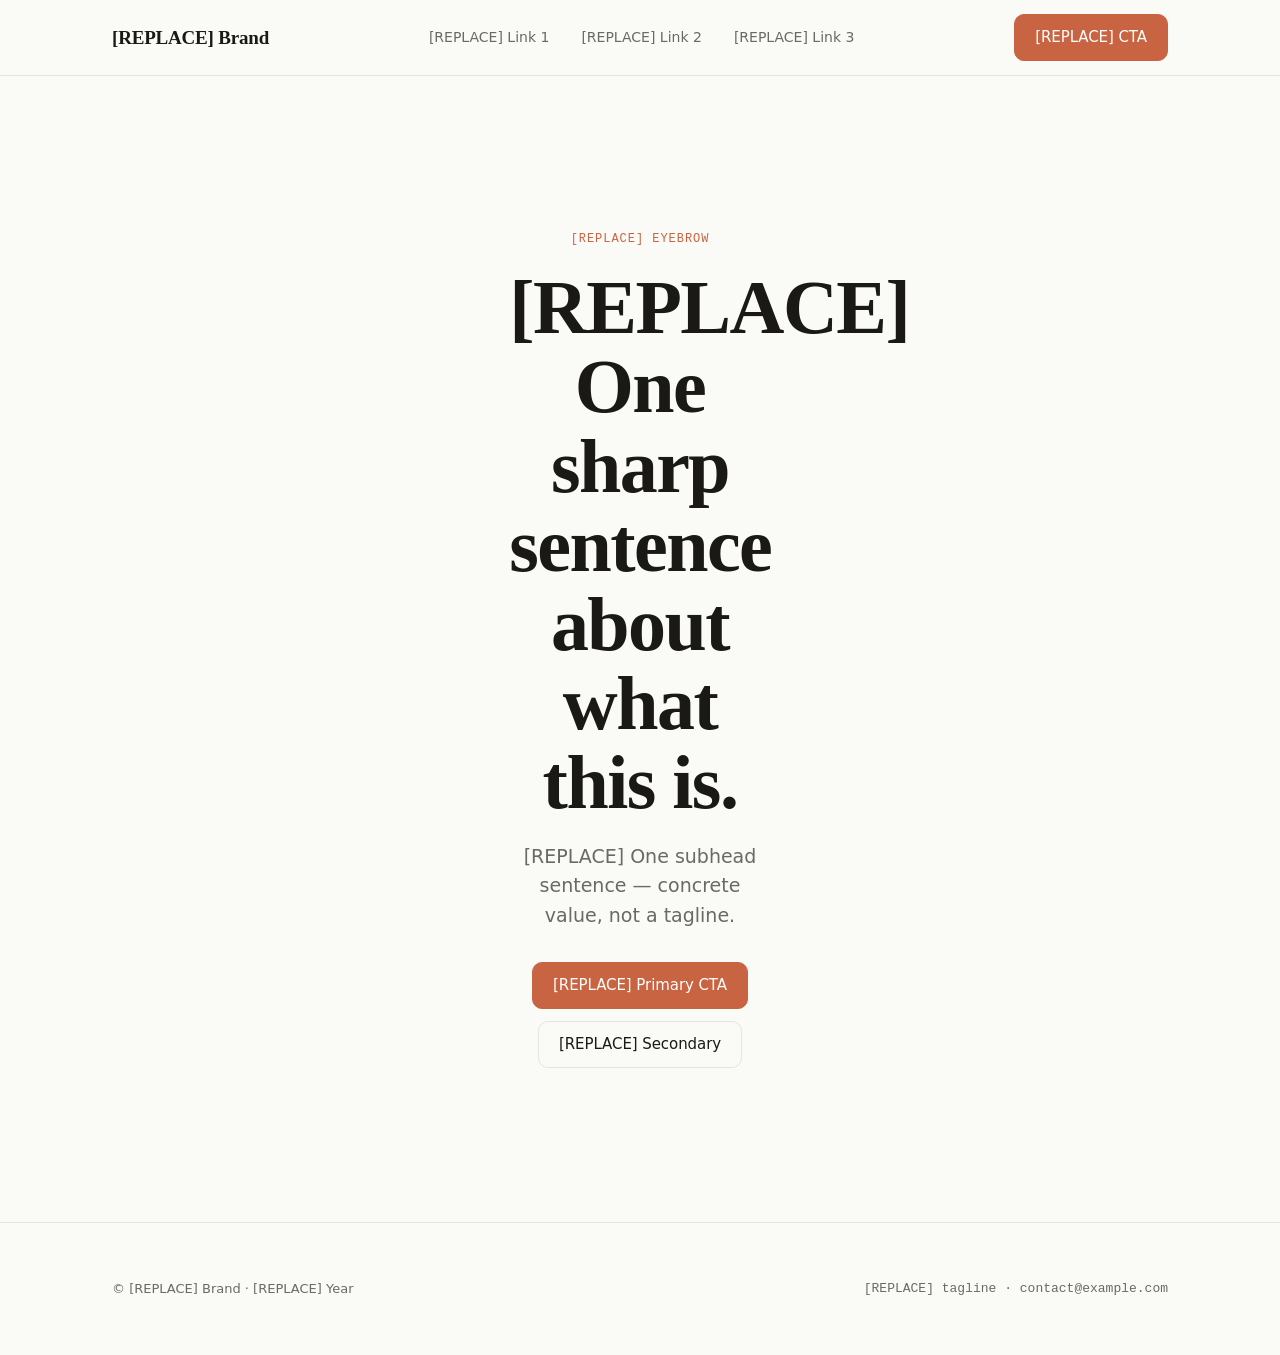
<file: .od-skills/web-prototype-67c35a9b26/assets/template.html>
<!doctype html>
<!--
  OD web-prototype seed.

  Copy this file to <project>/index.html, then fill `<main id="content">` by
  pasting blocks from `references/layouts.md`. Every class referenced in
  layouts.md is defined here — DO NOT remove unused ones unless you also
  remove their callers, and DO NOT invent new global classes (use inline
  style="…" for one-off tweaks).

  Theme tokens at the top of `<style>` are the *only* place to set palette
  and type. They map cleanly onto a DESIGN.md — when an active design system
  is injected, swap these six variables and everything reflows.
-->
<html lang="en">
<head>
  <meta charset="utf-8" />
  <meta name="viewport" content="width=device-width, initial-scale=1" />
  <title>[REPLACE] Page title · brand</title>
  <style>
    /* ─── tokens ─────────────────────────────────────────────────────────
       Six variables. Bind them to the active DESIGN.md and stop.
       Do not introduce raw hex anywhere else in this file. */
    :root {
      --bg:      #fafaf7;   /* page background — never #fff */
      --surface: #ffffff;   /* cards, modals, raised areas */
      --fg:      #1a1916;   /* primary text — never #000 */
      --muted:   #6b6964;   /* secondary text, captions */
      --border:  #e8e5df;   /* hairlines, dividers */
      --accent:  #c96442;   /* one accent — used at most 2× per screen */

      /* derived — do not change */
      --accent-soft: color-mix(in oklch, var(--accent) 14%, transparent);
      --fg-soft:     color-mix(in oklch, var(--fg) 6%, transparent);

      /* type — display = serif (default), body = sans, mono for numerics */
      --font-display: 'Iowan Old Style', 'Charter', Georgia, 'Times New Roman', serif;
      --font-body:    -apple-system, BlinkMacSystemFont, 'Segoe UI', system-ui, sans-serif;
      --font-mono:    ui-monospace, 'JetBrains Mono', 'SF Mono', Menlo, monospace;

      /* scale — clamp() so it works at 1280, 1440, 1920 without media queries */
      --fs-h1: clamp(44px, 6vw, 76px);
      --fs-h2: clamp(32px, 4vw, 48px);
      --fs-h3: 22px;
      --fs-lead: 19px;
      --fs-body: 16px;
      --fs-meta: 13px;

      /* spacing — 8-point grid */
      --gap-xs: 8px;
      --gap-sm: 12px;
      --gap-md: 20px;
      --gap-lg: 32px;
      --gap-xl: 56px;
      --gap-2xl: 96px;
      --container: 1120px;
      --gutter: 32px;

      --radius: 10px;
      --radius-lg: 16px;
    }

    /* ─── reset & base ──────────────────────────────────────────────── */
    *, *::before, *::after { box-sizing: border-box; }
    html { -webkit-text-size-adjust: 100%; }
    body {
      margin: 0;
      background: var(--bg);
      color: var(--fg);
      font-family: var(--font-body);
      font-size: var(--fs-body);
      line-height: 1.55;
      text-rendering: optimizeLegibility;
      -webkit-font-smoothing: antialiased;
    }
    img, svg { display: block; max-width: 100%; }
    a { color: inherit; text-decoration: none; }
    button { font: inherit; cursor: pointer; }
    p { text-wrap: pretty; }
    h1, h2, h3, h4 { text-wrap: balance; }

    /* ─── layout primitives ─────────────────────────────────────────── */
    .container {
      max-width: var(--container);
      margin-inline: auto;
      padding-inline: var(--gutter);
    }
    .section {
      padding-block: clamp(48px, 8vw, var(--gap-2xl));
    }
    .section + .section { border-top: 1px solid var(--border); }
    .stack { display: flex; flex-direction: column; }
    .stack > * + * { margin-top: var(--gap-md); }
    .row { display: flex; align-items: center; gap: var(--gap-md); }
    .row-between { display: flex; align-items: center; justify-content: space-between; gap: var(--gap-md); }
    .grid-2 { display: grid; grid-template-columns: repeat(2, 1fr); gap: var(--gap-lg); }
    .grid-3 { display: grid; grid-template-columns: repeat(3, 1fr); gap: var(--gap-lg); }
    .grid-4 { display: grid; grid-template-columns: repeat(4, 1fr); gap: var(--gap-md); }
    .grid-2-1 { display: grid; grid-template-columns: 2fr 1fr; gap: var(--gap-xl); align-items: start; }
    .grid-1-2 { display: grid; grid-template-columns: 1fr 2fr; gap: var(--gap-xl); align-items: start; }
    @media (max-width: 920px) {
      .grid-2, .grid-3, .grid-4, .grid-2-1, .grid-1-2 { grid-template-columns: 1fr; }
    }

    /* ─── type ──────────────────────────────────────────────────────── */
    .h1, h1 { font-family: var(--font-display); font-size: var(--fs-h1); line-height: 1.04; letter-spacing: -0.02em; margin: 0; }
    .h2, h2 { font-family: var(--font-display); font-size: var(--fs-h2); line-height: 1.1; letter-spacing: -0.015em; margin: 0; }
    .h3, h3 { font-size: var(--fs-h3); font-weight: 600; line-height: 1.3; letter-spacing: -0.005em; margin: 0; }
    .lead   { font-size: var(--fs-lead); line-height: 1.55; color: var(--muted); max-width: 60ch; margin: 0; }
    .eyebrow {
      font-family: var(--font-mono);
      font-size: 12px;
      letter-spacing: 0.08em;
      text-transform: uppercase;
      color: var(--accent);
      margin: 0 0 var(--gap-md);
    }
    .meta { font-family: var(--font-mono); font-size: var(--fs-meta); color: var(--muted); }
    .num  { font-family: var(--font-mono); font-variant-numeric: tabular-nums; }

    /* ─── chrome: nav + footer ──────────────────────────────────────── */
    .topnav {
      position: sticky; top: 0; z-index: 10;
      background: color-mix(in oklch, var(--bg) 92%, transparent);
      backdrop-filter: blur(12px);
      border-bottom: 1px solid var(--border);
    }
    .topnav-inner { display: flex; align-items: center; justify-content: space-between; padding-block: 14px; }
    .topnav .logo { font-family: var(--font-display); font-size: 19px; font-weight: 600; letter-spacing: -0.01em; }
    .topnav nav { display: flex; gap: var(--gap-lg); }
    .topnav nav a { font-size: 14px; color: var(--muted); }
    .topnav nav a:hover { color: var(--fg); }
    .pagefoot { padding-block: var(--gap-xl); color: var(--muted); font-size: 13px; border-top: 1px solid var(--border); }
    .pagefoot .row-between { flex-wrap: wrap; gap: var(--gap-md); }

    /* ─── buttons ───────────────────────────────────────────────────── */
    .btn {
      display: inline-flex; align-items: center; gap: 8px;
      padding: 11px 20px;
      border-radius: var(--radius);
      border: 1px solid transparent;
      font-size: 15px;
      font-weight: 500;
      letter-spacing: -0.005em;
      transition: transform 0.05s ease, background 0.15s ease, border-color 0.15s ease;
    }
    .btn:active { transform: translateY(1px); }
    .btn-primary { background: var(--accent); color: var(--surface); border-color: var(--accent); }
    .btn-primary:hover { background: color-mix(in oklch, var(--accent) 88%, black); }
    .btn-secondary { background: transparent; color: var(--fg); border-color: var(--border); }
    .btn-secondary:hover { border-color: var(--fg); }
    .btn-ghost { background: transparent; color: var(--fg); border-color: transparent; padding-inline: 8px; }
    .btn-ghost:hover { color: var(--accent); }
    .btn-arrow::after { content: '→'; transition: transform 0.15s ease; }
    .btn-arrow:hover::after { transform: translateX(2px); }

    /* ─── card / surface ────────────────────────────────────────────── */
    .card {
      background: var(--surface);
      border: 1px solid var(--border);
      border-radius: var(--radius-lg);
      padding: 28px;
    }
    .card-flat { background: transparent; border: 0; padding: 0; }
    .card-rule { background: transparent; border: 0; border-top: 1px solid var(--fg); padding: 24px 0 0; border-radius: 0; }

    /* ─── feature cell (icon + h3 + p) ──────────────────────────────── */
    .feature .feature-mark {
      width: 36px; height: 36px;
      display: grid; place-items: center;
      border: 1px solid var(--border);
      border-radius: 10px;
      color: var(--accent);
      margin-bottom: var(--gap-md);
    }
    .feature .feature-mark svg { width: 18px; height: 18px; }
    .feature h3 { margin-bottom: 6px; }
    .feature p  { margin: 0; color: var(--muted); font-size: 15px; }

    /* ─── stat (big number + label) ─────────────────────────────────── */
    .stat .stat-num {
      font-family: var(--font-display);
      font-size: clamp(56px, 8vw, 96px);
      line-height: 0.95;
      letter-spacing: -0.04em;
      color: var(--accent);
      font-weight: 600;
    }
    .stat .stat-label { color: var(--muted); font-size: 14px; margin-top: 8px; max-width: 24ch; }
    .stat .stat-unit  { font-size: 0.5em; opacity: 0.7; margin-left: 2px; }

    /* ─── quote / testimonial ───────────────────────────────────────── */
    .quote {
      font-family: var(--font-display);
      font-size: clamp(24px, 2.6vw, 32px);
      line-height: 1.32;
      letter-spacing: -0.01em;
      max-width: 28ch;
    }
    .quote-author { color: var(--muted); font-size: 14px; margin-top: var(--gap-md); }
    .quote-mark   {
      font-family: var(--font-display);
      font-size: 140px; line-height: 0.7;
      color: var(--accent); opacity: 0.18;
      margin-bottom: -28px;
    }

    /* ─── pill / badge / tag ────────────────────────────────────────── */
    .pill {
      display: inline-flex; align-items: center; gap: 6px;
      padding: 4px 10px;
      background: var(--accent-soft);
      color: var(--accent);
      border-radius: 999px;
      font-family: var(--font-mono);
      font-size: 11px;
      letter-spacing: 0.04em;
      text-transform: uppercase;
    }
    .tag {
      display: inline-flex; align-items: center;
      padding: 4px 10px;
      background: transparent;
      color: var(--muted);
      border: 1px solid var(--border);
      border-radius: 999px;
      font-size: 12px;
    }

    /* ─── form field ────────────────────────────────────────────────── */
    .field { display: flex; flex-direction: column; gap: 6px; }
    .field label { font-size: 13px; color: var(--muted); }
    .input, .textarea {
      width: 100%;
      padding: 11px 14px;
      border: 1px solid var(--border);
      border-radius: var(--radius);
      background: var(--surface);
      color: var(--fg);
      font: inherit;
      font-size: 15px;
    }
    .input:focus, .textarea:focus {
      outline: 2px solid var(--accent-soft);
      border-color: var(--accent);
    }
    .textarea { min-height: 96px; resize: vertical; line-height: 1.55; }

    /* ─── table (data-style, no chrome) ─────────────────────────────── */
    .ds-table { width: 100%; border-collapse: collapse; font-size: 14px; }
    .ds-table th, .ds-table td { padding: 12px 14px; text-align: left; border-bottom: 1px solid var(--border); }
    .ds-table th { color: var(--muted); font-weight: 500; font-family: var(--font-mono); font-size: 12px; letter-spacing: 0.04em; text-transform: uppercase; }
    .ds-table tbody tr:hover { background: var(--fg-soft); }
    .ds-table .num-col { font-family: var(--font-mono); font-variant-numeric: tabular-nums; text-align: right; }

    /* ─── image placeholder (DS-tinted block, never broken <img>) ──── */
    .ph-img {
      background:
        linear-gradient(135deg, var(--accent-soft), var(--fg-soft)),
        var(--surface);
      border: 1px solid var(--border);
      border-radius: var(--radius-lg);
      aspect-ratio: 16 / 10;
      display: grid; place-items: center;
      color: var(--muted);
      font-family: var(--font-mono);
      font-size: 12px;
      letter-spacing: 0.04em;
    }
    .ph-img.square    { aspect-ratio: 1 / 1; }
    .ph-img.portrait  { aspect-ratio: 3 / 4; }
    .ph-img.wide      { aspect-ratio: 16 / 9; }

    /* ─── divider ───────────────────────────────────────────────────── */
    .rule  { border: 0; border-top: 1px solid var(--border); margin: 0; }
    .rule-strong { border: 0; border-top: 1px solid var(--fg); margin: 0; }

    /* ─── hero variants used by layouts.md ──────────────────────────── */
    .hero          { padding-block: clamp(80px, 12vw, 160px); }
    .hero-center   { text-align: center; max-width: 32ch; margin-inline: auto; }
    .hero h1       { margin-bottom: var(--gap-md); }
    .hero .lead    { margin-bottom: var(--gap-lg); }
    .hero-cta      { display: inline-flex; gap: var(--gap-sm); flex-wrap: wrap; }
    .hero-center .hero-cta { justify-content: center; }
    .hero-split    { display: grid; grid-template-columns: 1fr 1fr; gap: var(--gap-2xl); align-items: center; }
    @media (max-width: 920px) { .hero-split { grid-template-columns: 1fr; } }

    /* ─── log row (newsletter, blog list, changelog) ────────────────── */
    .log-row { display: grid; grid-template-columns: 120px 1fr 100px; gap: var(--gap-lg); padding: 22px 0; border-top: 1px solid var(--border); align-items: baseline; }
    .log-row .meta { color: var(--muted); }
    .log-row h3 { font-size: 19px; }
    .log-row .pull { text-align: right; }
  </style>
</head>
<body>
  <header class="topnav" data-od-id="topnav">
    <div class="container topnav-inner">
      <span class="logo">[REPLACE] Brand</span>
      <nav>
        <a href="#">[REPLACE] Link 1</a>
        <a href="#">[REPLACE] Link 2</a>
        <a href="#">[REPLACE] Link 3</a>
      </nav>
      <button class="btn btn-primary">[REPLACE] CTA</button>
    </div>
  </header>

  <main id="content">
    <!--
      ┌─────────────────────────────────────────────────────────────────┐
      │  PASTE LAYOUTS FROM references/layouts.md HERE.                │
      │  ► Each layout block is a self-contained `<section>` —         │
      │    drop in 3–6 of them per page.                                │
      │  ► Always lead with one hero (Layout 1 or 2).                   │
      │  ► End with a CTA strip + footer (Layout 6 / footer below).     │
      └─────────────────────────────────────────────────────────────────┘
    -->
    <section class="section hero" data-od-id="hero">
      <div class="container hero-center">
        <p class="eyebrow">[REPLACE] Eyebrow</p>
        <h1>[REPLACE] One sharp sentence about what this is.</h1>
        <p class="lead">[REPLACE] One subhead sentence — concrete value, not a tagline.</p>
        <div class="hero-cta">
          <button class="btn btn-primary">[REPLACE] Primary CTA</button>
          <button class="btn btn-secondary">[REPLACE] Secondary</button>
        </div>
      </div>
    </section>
  </main>

  <footer class="pagefoot" data-od-id="footer">
    <div class="container row-between">
      <span>© [REPLACE] Brand · [REPLACE] Year</span>
      <span class="meta">[REPLACE] tagline · contact@example.com</span>
    </div>
  </footer>
</body>
</html>
</file>
<file: front/css/ink-wash.css>
/* ============================================================================
   白石 (BaiShi) — Ink-Wash Design System
   ─────────────────────────────────────────────────────────────────────────
   Warp 活跃设计系统的结构纪律 + 水墨画的视觉语义。
   - 8px 间距尺度、节制留白、容器宽度、动效节奏：取自 Warp §5
   - 色彩：宣纸 + 墨 + 朱砂红（替代 Warp 的暖深色 + 暖灰）
   - 字体：Noto Serif SC 显示体（替代 Matter Regular）
   - 笔触、印章、水墨渐变：作为单一 decisive flourish

   切勿在其他文件中重写 :root 令牌；如需派生，用 color-mix()。
   ============================================================================ */

:root {
  /* ── 纸面 ─────────────────────────────────────────────────── */
  --bg:           #f1ead7;   /* 宣纸 · 米黄底色，温暖非米色 */
  --bg-2:         #ebe2cc;   /* 纸张背面 / 折叠阴影 */
  --surface:      #f8f3e3;   /* 卡片正面 · 略微提亮 */
  --surface-2:    #f4ecd6;   /* 卡片凹陷 · 比表面暗一档 */
  --surface-deep: #e7dcc1;   /* 深层纸张 · 旧书页 */

  /* ── 墨色（前景四阶） ──────────────────────────────────── */
  --fg:           #1d1814;   /* 浓墨 · 标题、主文本 */
  --fg-2:         #4a4138;   /* 中墨 · 正文 */
  --muted:        #7a6f5f;   /* 淡墨 · 副文 */
  --meta:         #a89a82;   /* 灰墨 · 元信息 */

  /* ── 边线 ─────────────────────────────────────────────── */
  --border:       rgba(29, 24, 20, 0.14);   /* 淡墨边线 */
  --border-soft:  rgba(29, 24, 20, 0.08);   /* 更淡的辅助边 */
  --border-strong:rgba(29, 24, 20, 0.32);   /* 浓墨边线 · 强调用 */

  /* ── 朱砂红（唯一 accent） ──────────────────────────── */
  --accent:       #a8322e;   /* 印泥朱砂 · 印章红 */
  --accent-on:    #f8f3e3;   /* 朱砂底色上的纸白 */
  --accent-soft:  rgba(168, 50, 46, 0.10);  /* 朱砂浅染 */
  --accent-deep:  #7c1f1c;   /* 老朱砂 · 深一档 */

  /* ── 语义色（节制的暖中性） ───────────────────────── */
  --success:      #4f6b3a;   /* 苔绿 */
  --warn:         #b58a2e;   /* 赭石 */
  --danger:       #8a2a26;   /* 胭脂（比朱砂更暗） */

  /* ── 字体 ─────────────────────────────────────────── */
  --font-display: "Noto Serif SC", "Source Han Serif SC", "Songti SC", "STSong", "Iowan Old Style", Georgia, serif;
  --font-body:    "Noto Sans SC", "PingFang SC", "Hiragino Sans GB", -apple-system, BlinkMacSystemFont, system-ui, sans-serif;
  --font-mono:    "JetBrains Mono", "SF Mono", Menlo, ui-monospace, monospace;
  --font-brush:   "Noto Serif SC", "ZCOOL XiaoWei", "KaiTi", "STKaiti", serif; /* 笔触字 */

  /* ── 字号（clamp 流动） ─────────────────────────── */
  --fs-display:   clamp(40px, 5.2vw, 64px);
  --fs-h1:        clamp(32px, 4vw, 48px);
  --fs-h2:        clamp(24px, 2.6vw, 32px);
  --fs-h3:        20px;
  --fs-lead:      16px;
  --fs-body:      15px;
  --fs-meta:      13px;
  --fs-micro:     11px;

  --lh-display:   1.12;
  --lh-body:      1.65;
  --tracking-display: -0.02em;

  /* ── 间距（8px 网格） ──────────────────────────── */
  --space-1: 4px;  --space-2: 8px;  --space-3: 12px; --space-4: 16px;
  --space-5: 20px; --space-6: 24px; --space-8: 32px; --space-10: 40px;
  --space-12: 48px; --space-16: 64px; --space-20: 80px;

  /* ── 容器与栅栏 ───────────────────────────────── */
  --container: 1440px;       /* 桌面应用主容器 */
  --sidebar-w: 240px;        /* 侧栏宽 */
  --titlebar-h: 36px;        /* 应用顶栏高（macOS / Windows 共用） */
  --gutter: 32px;

  /* ── 圆角（节制；朱砂印章为唯一例外） ─────────── */
  --radius-sm: 4px;
  --radius:    8px;
  --radius-lg: 12px;
  --radius-xl: 16px;
  --radius-pill: 9999px;
  --radius-seal: 6px;        /* 印章方角 */

  /* ── 阴影（淡墨晕染，不用黑） ───────────────── */
  --shadow-sm: 0 1px 2px rgba(29, 24, 20, 0.06);
  --shadow:    0 2px 8px rgba(29, 24, 20, 0.08);
  --shadow-lg: 0 8px 24px rgba(29, 24, 20, 0.10);
  --shadow-ink: 0 1px 0 rgba(29, 24, 20, 0.04), 0 2px 12px rgba(29, 24, 20, 0.06);

  /* ── 焦点环（朱砂外晕，无蓝色） ─────────────── */
  --focus-ring: 0 0 0 2px var(--accent-soft), 0 0 0 4px var(--accent);

  /* ── 动效 ───────────────────────────────────── */
  --motion-fast: 150ms;
  --motion:      220ms;
  --motion-slow: 360ms;
  --ease:        cubic-bezier(0.2, 0, 0, 1);
  --ease-ink:    cubic-bezier(0.4, 0, 0.2, 1);

  /* ── 笔触（笔画的视觉重量） ─────────────────── */
  --brush-1: 1px;   /* 极细 · 发丝 */
  --brush-2: 2px;   /* 中细 · 行书 */
  --brush-3: 3px;   /* 中粗 · 楷书 */
  --brush-4: 6px;   /* 粗 · 飞白 */
  --brush-5: 12px;  /* 极粗 · 大字 */
}

/* ── reset ───────────────────────────────────────── */
*, *::before, *::after { box-sizing: border-box; }
html { -webkit-text-size-adjust: 100%; }
body {
  margin: 0;
  background: var(--bg);
  color: var(--fg);
  font-family: var(--font-body);
  font-size: var(--fs-body);
  line-height: var(--lh-body);
  text-rendering: optimizeLegibility;
  -webkit-font-smoothing: antialiased;
  -moz-osx-font-smoothing: grayscale;
}
img, svg { display: block; max-width: 100%; }
a { color: inherit; text-decoration: none; }
button { font: inherit; cursor: pointer; background: none; border: 0; padding: 0; color: inherit; }
p { text-wrap: pretty; margin: 0; }
h1, h2, h3, h4 { text-wrap: balance; margin: 0; font-family: var(--font-display); font-weight: 500; letter-spacing: var(--tracking-display); }

/* ── 字体阶 ─────────────────────────────────────── */
.h-display, h1.display {
  font-size: var(--fs-display);
  line-height: var(--lh-display);
  font-weight: 500;
  letter-spacing: -0.03em;
}
.h1, h1 { font-size: var(--fs-h1); line-height: 1.15; font-weight: 500; letter-spacing: -0.02em; }
.h2, h2 { font-size: var(--fs-h2); line-height: 1.22; font-weight: 500; letter-spacing: -0.015em; }
.h3, h3 { font-size: var(--fs-h3); line-height: 1.32; font-weight: 500; letter-spacing: -0.01em; }
.lead  { font-size: var(--fs-lead); line-height: 1.6; color: var(--muted); }
.meta  { font-family: var(--font-mono); font-size: var(--fs-meta); color: var(--muted); letter-spacing: 0.02em; }
.micro { font-family: var(--font-mono); font-size: var(--fs-micro); color: var(--meta); letter-spacing: 0.06em; text-transform: uppercase; }
.num   { font-family: var(--font-mono); font-variant-numeric: tabular-nums; }
.brush { font-family: var(--font-brush); font-weight: 500; }

/* ── 排版点缀 ─────────────────────────────────── */
.eyebrow {
  font-family: var(--font-brush);
  font-size: 14px;
  color: var(--accent);
  letter-spacing: 0.12em;
  display: inline-flex;
  align-items: center;
  gap: var(--space-2);
}
.eyebrow::before {
  content: "";
  width: 24px;
  height: var(--brush-2);
  background: var(--accent);
  display: inline-block;
  transform: skewX(-15deg);
  opacity: 0.85;
}
.brush-divider {
  display: block;
  width: 100%;
  height: 8px;
  background:
    radial-gradient(ellipse 60% 100% at 0% 50%, var(--fg) 0%, var(--fg) 30%, transparent 70%),
    radial-gradient(ellipse 50% 100% at 100% 50%, var(--fg) 0%, var(--fg) 25%, transparent 65%);
  background-blend-mode: multiply;
  opacity: 0.55;
  filter: blur(0.4px);
  margin: var(--space-8) 0;
}
.brush-divider-vert {
  display: inline-block;
  width: 4px;
  height: 100%;
  background:
    radial-gradient(ellipse 100% 60% at 50% 0%, var(--fg) 0%, var(--fg) 30%, transparent 70%),
    radial-gradient(ellipse 100% 50% at 50% 100%, var(--fg) 0%, var(--fg) 25%, transparent 65%);
  background-blend-mode: multiply;
  opacity: 0.5;
  filter: blur(0.4px);
}

/* ── 印章（朱砂方印，唯一 accent 容器） ─────── */
.seal {
  display: inline-flex;
  align-items: center;
  justify-content: center;
  width: 40px;
  height: 40px;
  background: var(--accent);
  color: var(--accent-on);
  font-family: var(--font-brush);
  font-weight: 700;
  font-size: 22px;
  line-height: 1;
  border-radius: var(--radius-seal);
  border: 2px solid var(--accent-deep);
  box-shadow: inset 0 0 0 1px var(--accent-on), 0 0 0 1px var(--accent);
  flex-shrink: 0;
  position: relative;
  user-select: none;
}
.seal::after {
  content: "";
  position: absolute;
  inset: 2px;
  background:
    radial-gradient(circle at 20% 20%, transparent 0%, transparent 40%, var(--accent-on) 40.5%, var(--accent-on) 41.5%, transparent 42%),
    radial-gradient(circle at 80% 80%, transparent 0%, transparent 25%, var(--accent-on) 25.5%, var(--accent-on) 26.5%, transparent 27%),
    radial-gradient(circle at 70% 30%, transparent 0%, transparent 30%, rgba(248,243,227,0.5) 30.5%, rgba(248,243,227,0.5) 31.5%, transparent 32%);
  border-radius: 3px;
  mix-blend-mode: screen;
  pointer-events: none;
  opacity: 0.6;
}
.seal.sm { width: 28px; height: 28px; font-size: 15px; border-width: 1.5px; }
.seal.lg { width: 56px; height: 56px; font-size: 30px; }

/* ── 水墨背景（页面级装饰） ─────────────────── */
.ink-wash-bg {
  position: relative;
  isolation: isolate;
  overflow-x: hidden;
}
.ink-wash-bg::before {
  content: "";
  position: absolute;
  inset: 0;
  background:
    radial-gradient(ellipse 80% 60% at 15% 20%, rgba(29, 24, 20, 0.06) 0%, transparent 60%),
    radial-gradient(ellipse 60% 80% at 85% 80%, rgba(29, 24, 20, 0.05) 0%, transparent 55%),
    radial-gradient(ellipse 40% 30% at 50% 100%, rgba(29, 24, 20, 0.04) 0%, transparent 50%);
  z-index: -1;
  pointer-events: none;
}
.ink-wash-bg::after {
  content: "";
  position: absolute;
  inset: 0;
  background-image:
    repeating-linear-gradient(0deg, transparent 0, transparent 3px, rgba(29, 24, 20, 0.012) 3px, rgba(29, 24, 20, 0.012) 4px);
  z-index: -1;
  pointer-events: none;
  mix-blend-mode: multiply;
}

/* ── 墨点（散落小装饰） ──────────────────── */
.ink-dot {
  display: inline-block;
  width: 6px;
  height: 6px;
  border-radius: 50%;
  background: var(--fg);
  opacity: 0.7;
  filter: blur(0.3px);
  margin: 0 4px;
}
.ink-dot.lg { width: 12px; height: 12px; opacity: 0.5; }

/* ── 容器 ───────────────────────────────────── */
.container {
  max-width: var(--container);
  margin-inline: auto;
  padding-inline: var(--gutter);
}
.section {
  padding-block: var(--space-12);
}
.section + .section { border-top: 1px solid var(--border-soft); }
.stack { display: flex; flex-direction: column; }
.stack > * + * { margin-top: var(--space-4); }
.row { display: flex; align-items: center; gap: var(--space-4); }
.row-between { display: flex; align-items: center; justify-content: space-between; gap: var(--space-4); }
.grid-2 { display: grid; grid-template-columns: repeat(2, 1fr); gap: var(--space-6); }
.grid-3 { display: grid; grid-template-columns: repeat(3, 1fr); gap: var(--space-6); }
.grid-4 { display: grid; grid-template-columns: repeat(4, 1fr); gap: var(--space-4); }
.grid-2-1 { display: grid; grid-template-columns: 2fr 1fr; gap: var(--space-8); align-items: start; }
.grid-1-2 { display: grid; grid-template-columns: 1fr 2fr; gap: var(--space-8); align-items: start; }
.grid-auto { display: grid; grid-template-columns: repeat(auto-fill, minmax(220px, 1fr)); gap: var(--space-4); }
@media (max-width: 920px) {
  .grid-2, .grid-3, .grid-4, .grid-2-1, .grid-1-2 { grid-template-columns: 1fr; }
}

/* ── 按钮 ───────────────────────────────────── */
.btn {
  display: inline-flex; align-items: center; gap: var(--space-2);
  padding: 10px 18px;
  border-radius: 10px;
  border: 1px solid transparent;
  font-size: 14px;
  font-weight: 500;
  font-family: var(--font-body);
  letter-spacing: 0.01em;
  transition: background var(--motion) var(--ease), color var(--motion) var(--ease), border-color var(--motion) var(--ease), transform 80ms var(--ease);
  white-space: nowrap;
}
.btn:active { transform: translateY(1px); }
.btn:focus-visible { outline: 0; box-shadow: var(--focus-ring); }
.btn:disabled { opacity: 0.4; cursor: not-allowed; }

.btn-primary {
  background: var(--accent);
  color: var(--accent-on);
  border-color: var(--accent);
  font-weight: 600;
}
.btn-primary:hover:not(:disabled) { background: var(--accent-deep); border-color: var(--accent-deep); }

.btn-secondary {
  background: var(--surface);
  color: var(--fg);
  border-color: rgba(138, 122, 90, 0.12);
}
.btn-secondary:hover:not(:disabled) { border-color: rgba(29, 24, 20, 0.24); background: color-mix(in srgb, var(--surface) 82%, white 18%); }

.btn-ghost {
  background: transparent;
  color: var(--fg-2);
  border-color: transparent;
  padding-inline: var(--space-3);
}
.btn-ghost:hover:not(:disabled) { color: var(--accent); background: rgba(168, 50, 46, 0.08); }

.btn-ink {
  background: var(--fg);
  color: var(--surface);
  border-color: var(--fg);
}
.btn-ink:hover:not(:disabled) { background: var(--fg-2); border-color: var(--fg-2); }

.btn-arrow::after { content: "→"; transition: transform var(--motion) var(--ease); margin-left: 2px; }
.btn-arrow:hover::after { transform: translateX(3px); }

.btn-lg { padding: 14px 28px; font-size: 15px; }
.btn-sm { padding: 6px 12px; font-size: 13px; }
.btn-block { width: 100%; justify-content: center; }

/* ── 卡片 / 表面 ─────────────────────────── */
.card {
  background: var(--surface);
  border: 1px solid rgba(138, 122, 90, 0.12);
  border-radius: var(--radius-lg);
  padding: var(--space-6);
  transition: border-color var(--motion) var(--ease), box-shadow var(--motion) var(--ease), transform var(--motion) var(--ease);
}
.card:hover { border-color: rgba(29, 24, 20, 0.2); box-shadow: 0 4px 14px rgba(29, 24, 20, 0.06); }
.card-flat { background: transparent; border: 0; padding: 0; }
.card-rule { background: transparent; border: 0; border-top: 1px solid var(--fg); padding: var(--space-6) 0 0; border-radius: 0; }
.card-pad-lg { padding: var(--space-8); }

/* ── 标签 / 徽章 ──────────────────────────── */
.pill {
  display: inline-flex; align-items: center; gap: 6px;
  padding: 4px 10px;
  background: var(--accent-soft);
  color: var(--accent);
  border-radius: var(--radius-pill);
  font-family: var(--font-mono);
  font-size: 11px;
  letter-spacing: 0.04em;
  text-transform: uppercase;
  font-weight: 500;
}
.tag {
  display: inline-flex; align-items: center;
  padding: 4px 10px;
  background: transparent;
  color: var(--muted);
  border: 1px solid var(--border);
  border-radius: var(--radius-pill);
  font-size: 12px;
  font-family: var(--font-body);
  transition: all var(--motion) var(--ease);
  cursor: pointer;
}
.tag:hover, .tag.active { background: var(--fg); color: var(--surface); border-color: var(--fg); }

/* ── 表单字段 ────────────────────────────── */
.field { display: flex; flex-direction: column; gap: 6px; }
.field label { font-size: 13px; color: var(--muted); font-weight: 500; }
.input, .textarea, .select {
  width: 100%;
  padding: 10px 14px;
  border: 1px solid rgba(138, 122, 90, 0.12);
  border-radius: var(--radius);
  background: var(--surface);
  color: var(--fg);
  font: inherit;
  font-size: 14px;
  font-family: var(--font-body);
  transition: border-color var(--motion) var(--ease), box-shadow var(--motion) var(--ease);
}
.input:focus, .textarea:focus, .select:focus {
  outline: 0;
  border-color: var(--accent);
  box-shadow: 0 0 0 3px rgba(168, 50, 46, 0.08);
}
.textarea { min-height: 96px; resize: vertical; line-height: 1.6; font-family: var(--font-body); }
.input::placeholder, .textarea::placeholder { color: var(--meta); }

.input-search {
  padding-left: 36px;
  background-image:
    url("data:image/svg+xml;utf8,<svg xmlns='http://www.w3.org/2000/svg' viewBox='0 0 24 24' fill='none' stroke='%237a6f5f' stroke-width='1.6'><circle cx='11' cy='11' r='7'/><path d='m20 20-3.5-3.5'/></svg>");
  background-repeat: no-repeat;
  background-position: 12px center;
  background-size: 16px;
}

/* ── 滑块（朱砂轨道） ────────────────────── */
.slider {
  -webkit-appearance: none;
  appearance: none;
  width: 100%;
  height: 4px;
  background: var(--border);
  border-radius: var(--radius-pill);
  outline: 0;
}
.slider::-webkit-slider-thumb {
  -webkit-appearance: none;
  appearance: none;
  width: 18px;
  height: 18px;
  background: var(--accent);
  border: 2px solid var(--surface);
  border-radius: 50%;
  cursor: pointer;
  box-shadow: var(--shadow-sm);
  transition: transform var(--motion) var(--ease);
}
.slider::-webkit-slider-thumb:hover { transform: scale(1.15); }
.slider::-moz-range-thumb {
  width: 18px; height: 18px;
  background: var(--accent);
  border: 2px solid var(--surface);
  border-radius: 50%;
  cursor: pointer;
  box-shadow: var(--shadow-sm);
}

/* ── 切换开关 ──────────────────────────── */
.toggle {
  position: relative;
  display: inline-block;
  width: 38px;
  height: 22px;
}
.toggle input { display: none; }
.toggle .track {
  position: absolute;
  inset: 0;
  background: var(--border);
  border-radius: var(--radius-pill);
  transition: background var(--motion) var(--ease);
}
.toggle .knob {
  position: absolute;
  top: 2px; left: 2px;
  width: 18px; height: 18px;
  background: var(--surface);
  border-radius: 50%;
  box-shadow: var(--shadow-sm);
  transition: transform var(--motion) var(--ease);
}
.toggle input:checked + .track { background: var(--accent); }
.toggle input:checked + .track + .knob { transform: translateX(16px); }

/* ── 表格 ────────────────────────────── */
.ds-table { width: 100%; border-collapse: collapse; font-size: 14px; }
.ds-table th, .ds-table td { padding: 12px 14px; text-align: left; border-bottom: 1px solid var(--border); }
.ds-table th { color: var(--muted); font-weight: 500; font-family: var(--font-mono); font-size: 11px; letter-spacing: 0.06em; text-transform: uppercase; }
.ds-table tbody tr:hover { background: var(--surface-2); }
.ds-table .num-col { font-family: var(--font-mono); font-variant-numeric: tabular-nums; text-align: right; }

/* ── 图片占位（水墨块，不用 stock URL） ─── */
.ph-img {
  background:
    linear-gradient(135deg, var(--surface-2), var(--bg-2)),
    var(--surface);
  border: 1px solid var(--border);
  border-radius: var(--radius-lg);
  aspect-ratio: 16 / 10;
  display: grid; place-items: center;
  color: var(--meta);
  font-family: var(--font-mono);
  font-size: 12px;
  letter-spacing: 0.04em;
  position: relative;
  overflow: hidden;
}
.ph-img::before {
  content: "";
  position: absolute;
  inset: 0;
  background:
    radial-gradient(ellipse 40% 60% at 30% 40%, rgba(29, 24, 20, 0.10) 0%, transparent 60%),
    radial-gradient(ellipse 30% 40% at 70% 70%, rgba(29, 24, 20, 0.08) 0%, transparent 60%);
  pointer-events: none;
}
.ph-img.square   { aspect-ratio: 1 / 1; }
.ph-img.portrait { aspect-ratio: 3 / 4; }
.ph-img.wide     { aspect-ratio: 16 / 9; }
.ph-img.ultra    { aspect-ratio: 21 / 9; }
.ph-img-content  { position: relative; z-index: 1; }

/* ── 引用（编辑式） ─────────────────── */
.quote {
  font-family: var(--font-display);
  font-size: clamp(22px, 2.4vw, 30px);
  line-height: 1.4;
  letter-spacing: -0.01em;
  max-width: 28ch;
  color: var(--fg);
  font-weight: 500;
}
.quote-author { color: var(--muted); font-size: 14px; margin-top: var(--space-4); }
.quote-mark {
  font-family: var(--font-display);
  font-size: 120px;
  line-height: 0.6;
  color: var(--accent);
  opacity: 0.2;
  margin-bottom: -24px;
  font-weight: 600;
}

/* ── 分割 ─────────────────────────── */
.rule  { border: 0; border-top: 1px solid rgba(138, 122, 90, 0.1); margin: 0; }
.rule-strong { border: 0; border-top: 1px solid var(--fg); margin: 0; }

/* ── 关键帧 ───────────────────────── */
@keyframes ink-fade {
  from { opacity: 0; transform: translateY(4px); filter: blur(2px); }
  to   { opacity: 1; transform: translateY(0); filter: blur(0); }
}
@keyframes ink-spread {
  from { transform: scale(0.85); opacity: 0; }
  to   { transform: scale(1); opacity: 1; }
}
@keyframes brush-stroke {
  0%   { stroke-dashoffset: 1000; opacity: 0; }
  50%  { opacity: 1; }
  100% { stroke-dashoffset: 0; opacity: 1; }
}
.fade-in { animation: ink-fade 600ms var(--ease-ink) both; }
.fade-in-1 { animation: ink-fade 600ms var(--ease-ink) 80ms both; }
.fade-in-2 { animation: ink-fade 600ms var(--ease-ink) 160ms both; }
.fade-in-3 { animation: ink-fade 600ms var(--ease-ink) 240ms both; }
.fade-in-4 { animation: ink-fade 600ms var(--ease-ink) 320ms both; }

/* ── 状态 dot 涟漪（"引擎就绪" 活体信号） ──────────
   复用 .dot 的 6px 基础圆，加 .pulse 修饰即激活：
   涟漪环从 0.8× 扩张到 2.4× 同时 opacity 0.5→0，
   2.4s 一次循环。无装饰意义，仅用于传达"系统在线"。 */
@keyframes dot-pulse {
  0%   { transform: scale(0.8); opacity: 0.55; }
  70%  { transform: scale(2.4); opacity: 0;    }
  100% { transform: scale(2.4); opacity: 0;    }
}
.statusbar .item .dot.pulse { position: relative; }
.statusbar .item .dot.pulse::after {
  content: "";
  position: absolute;
  inset: -3px;
  border-radius: 50%;
  background: var(--success);
  opacity: 0;
  animation: dot-pulse 2.4s var(--ease) infinite;
  pointer-events: none;
}

/* ── Reduced-motion 兜底 ─────────────────
   WCAG 2.3.3 头动前庭门槛 + 用户偏好：
   - 取消所有 ink-fade 入场（保留可见态）
   - 取消 dot 涟漪（保留静态点，但隐藏扩张环） */
@media (prefers-reduced-motion: reduce) {
  .fade-in, .fade-in-1, .fade-in-2, .fade-in-3, .fade-in-4 { animation: none; }
  .statusbar .item .dot.pulse::after { animation: none; opacity: 0; }
}

/* ── 选择高亮（朱砂） ───────────────── */
::selection { background: var(--accent-soft); color: var(--accent-deep); }

/* ── 滚动条（淡墨） ───────────────── */
::-webkit-scrollbar { width: 10px; height: 10px; }
::-webkit-scrollbar-track { background: transparent; }
::-webkit-scrollbar-thumb { background: var(--border-strong); border-radius: var(--radius-pill); border: 2px solid var(--bg); }
::-webkit-scrollbar-thumb:hover { background: var(--meta); }

/* ── 夜墨暗色主题 ────────────────────────
   [data-theme="dark"] 激活时覆盖 :root 令牌。
   月光冷纸 + 夜墨底色，朱砂保持。
   视觉哲学：静夜研墨，灯下观画 */
[data-theme="dark"] {
  --bg:           #1a1714;   /* 夜墨底 · 暖黑 */
  --bg-2:         #21201c;   /* 稍亮一档 */
  --surface:      #2a2622;   /* 卡片底 · 月光微泛 */
  --surface-2:    #32302b;   /* 凹陷面 */
  --fg:           #f0ebe0;   /* 月白 · 暖白 */
  --fg-2:         #c4bdb1;   /* 霜灰 */
  --muted:        #8e867a;   /* 淡墨 · 暗处 */
  --meta:         #6d655c;   /* 更深 */
  --border:       rgba(240, 235, 224, 0.12);
  --border-soft:  rgba(240, 235, 224, 0.06);
  --border-strong:rgba(240, 235, 224, 0.25);
  --shadow-sm:   0 1px 2px rgba(0,0,0,0.3);
  --shadow:      0 2px 8px rgba(0,0,0,0.4);
  --shadow-lg:   0 8px 24px rgba(0,0,0,0.5);
  --shadow-ink:  0 1px 0 rgba(0,0,0,0.3), 0 2px 12px rgba(0,0,0,0.4);
}

[data-theme="dark"] .ink-wash-bg::before {
  background:
    radial-gradient(ellipse 80% 60% at 15% 20%, rgba(168, 50, 46, 0.08) 0%, transparent 60%),
    radial-gradient(ellipse 60% 80% at 85% 80%, rgba(0, 0, 0, 0.2) 0%, transparent 55%);
}
[data-theme="dark"] .ink-wash-bg::after { opacity: 0.03; }
</file>
<file: front/css/landing.css>
/* ============================================================================
   landing.css — 白石首页专用样式
   --------------------------------------------------------------------------
   继承 ink-wash.css 的设计系统令牌。本文件只放首页独有的组件样式。
   ============================================================================ */

/* ── 顶部导航 ─────────────────────────────────────── */
.landing-shell {
  min-height: calc(100vh - (var(--space-3) * 2));
  margin: var(--space-3);
  border: 1px solid var(--border);
  border-radius: calc(var(--radius-xl) + var(--space-1));
  overflow: hidden;
  background: color-mix(in oklab, var(--bg) 92%, var(--surface));
  box-shadow: var(--shadow-lg);
}

.topnav {
  position: sticky;
  top: 0;
  z-index: 50;
  background: color-mix(in oklab, var(--bg) 88%, transparent);
  backdrop-filter: blur(12px) saturate(120%);
  -webkit-backdrop-filter: blur(12px) saturate(120%);
  border-bottom: 1px solid var(--border-soft);
}
.topnav-inner {
  display: flex;
  align-items: center;
  justify-content: space-between;
  gap: var(--space-6);
  padding: var(--space-4) var(--gutter);
  max-width: var(--container);
  margin: 0 auto;
}
.topnav .logo {
  display: flex;
  align-items: center;
  gap: var(--space-3);
}
.topnav .logo .name {
  font-family: var(--font-display);
  font-size: 18px;
  font-weight: 600;
  color: var(--fg);
  line-height: 1.1;
}
.topnav .logo .en {
  font-size: var(--fs-meta);
  color: var(--muted);
  letter-spacing: 0.04em;
}
.topnav nav {
  display: flex;
  gap: var(--space-6);
  font-size: var(--fs-body);
}
.topnav nav a {
  color: var(--fg-2);
  text-decoration: none;
  padding: var(--space-2) var(--space-3);
  border-radius: var(--radius);
  transition: color var(--motion) var(--ease), background var(--motion) var(--ease);
}
.topnav nav a:hover {
  color: var(--fg);
  background: var(--surface-2);
}

/* ── 容器 ────────────────────────────────────────── */
.container {
  max-width: var(--container);
  margin: 0 auto;
  padding: 0 var(--gutter);
}
.row { display: flex; align-items: center; }
.row-between { display: flex; align-items: center; justify-content: space-between; gap: var(--space-4); }

/* ── Hero ───────────────────────────────────────── */
.hero {
  display: grid;
  grid-template-columns: 1.1fr 1fr;
  gap: var(--space-16);
  padding: var(--space-20) var(--gutter);
  align-items: center;
  min-height: calc(100vh - 80px);
}
.hero-text { display: flex; flex-direction: column; gap: var(--space-6); }
.hero .eyebrow {
  font-size: var(--fs-meta);
  color: var(--muted);
  letter-spacing: 0.16em;
  text-transform: uppercase;
  margin: 0;
}
.hero h1 {
  font-family: var(--font-display);
  font-size: var(--fs-display);
  font-weight: 600;
  line-height: var(--lh-display);
  color: var(--fg);
  letter-spacing: var(--tracking-display);
  margin: 0;
}
.hero .lead {
  font-size: var(--fs-lead);
  line-height: var(--lh-body);
  color: var(--fg-2);
  max-width: 36em;
  margin: 0;
}
.hero-cta { display: flex; gap: var(--space-3); flex-wrap: wrap; }
.hero-meta { display: flex; gap: var(--space-3); flex-wrap: wrap; }
.hero-meta .item { padding: 4px 10px; border: 1px solid var(--border-soft); border-radius: var(--radius-pill); }
.hero-meta .keyword { font-size: var(--fs-meta); color: var(--muted); }

/* ── Fan Deck (扇形卡牌) ─────────────────────────── */
.hero-fan {
  position: relative;
  height: 460px;
  display: flex;
  align-items: center;
  justify-content: center;
}
.fan-perspective {
  position: relative;
  width: 100%;
  height: 100%;
  perspective: 1200px;
}
.fan-deck {
  position: relative;
  width: 100%;
  height: 100%;
}
.fan-card {
  position: absolute;
  top: 50%;
  left: 50%;
  width: 260px;
  height: 360px;
  margin-left: -130px;
  margin-top: -180px;
  border-radius: var(--radius-lg);
  background: var(--surface);
  box-shadow: var(--shadow-lg);
  overflow: hidden;
  cursor: pointer;
  transition: transform 320ms var(--ease), filter 320ms var(--ease), opacity 320ms var(--ease);
  border: 1px solid var(--border-soft);
}
.fan-card .fan-img {
  position: absolute; inset: 0;
  background-size: cover; background-position: center;
  background-color: var(--surface-deep);
}
.fan-card .fan-name {
  position: absolute; left: 0; right: 0; bottom: 0;
  padding: var(--space-3) var(--space-4);
  background: linear-gradient(180deg, transparent, rgba(29,24,20,0.55));
  color: #f8f3e3;
  font-size: var(--fs-body);
  font-weight: 500;
  letter-spacing: 0.02em;
}
.fan-card.fan-picked { z-index: 99 !important; transition: transform 200ms var(--ease); }
.fan-card.hover-lift { box-shadow: var(--shadow-lg), 0 30px 60px rgba(29,24,20,0.18); }
.fan-label {
  position: absolute; bottom: 8px; left: 50%; transform: translateX(-50%);
  font-size: var(--fs-meta); color: var(--muted);
  padding: 4px 12px; border-radius: var(--radius-pill);
  background: var(--surface);
  border: 1px solid var(--border-soft);
  pointer-events: none;
}
.fan-overlay {
  position: fixed; inset: 0; z-index: 100;
  background: rgba(29,24,20,0.92);
  display: flex; align-items: center; justify-content: center;
  animation: fadeIn 220ms var(--ease);
}
.fan-overlay-img {
  max-width: 92vw; max-height: 92vh; object-fit: contain;
  border-radius: var(--radius-lg);
  box-shadow: 0 30px 80px rgba(0,0,0,0.4);
}
.fan-overlay-close {
  position: absolute; top: 24px; right: 32px;
  width: 40px; height: 40px; border-radius: 50%;
  background: rgba(255,255,255,0.16);
  color: #f8f3e3; font-size: 20px;
  display: flex; align-items: center; justify-content: center;
  cursor: pointer; transition: background 200ms;
}
.fan-overlay-close:hover { background: rgba(255,255,255,0.28); }

@keyframes fadeIn { from { opacity: 0; } to { opacity: 1; } }
@keyframes fade-in { from { opacity: 0; transform: translateY(8px); } to { opacity: 1; transform: none; } }
.fade-in { animation: fade-in 600ms var(--ease) both; }
.fade-in-1 { animation: fade-in 800ms 200ms var(--ease) both; }

/* ── 响应式 ────────────────────────────────────── */
@media (max-width: 920px) {
  .landing-shell {
    min-height: calc(100vh - (var(--space-2) * 2));
    margin: var(--space-2);
  }
  .hero { grid-template-columns: 1fr; padding: var(--space-12) var(--gutter); min-height: auto; }
  .hero-fan { height: 360px; order: -1; }
  .fan-card { width: 200px; height: 280px; margin-left: -100px; margin-top: -140px; }
  .topnav nav { display: none; }
}

@media (max-width: 720px) {
  .landing-shell {
    min-height: 100vh;
    margin: 0;
    border-radius: 0;
  }
}

/* ── 底部 ────────────────────────────────────── */
.pagefoot {
  border-top: 1px solid var(--border-soft);
  padding: var(--space-6) var(--gutter);
  background: var(--surface);
}
.pagefoot .meta { font-size: var(--fs-meta); color: var(--muted); }

/* ── 引导弹窗 ────────────────────────────────── */
.setup-modal-overlay {
  position: fixed; inset: 0; z-index: 200;
  background: rgba(29,24,20,0.55);
  backdrop-filter: blur(6px);
  display: none;
  align-items: center; justify-content: center;
  animation: fadeIn 200ms var(--ease);
}
.setup-modal-overlay.visible { display: flex; }
.setup-modal {
  width: min(560px, 92vw);
  max-height: 88vh;
  background: var(--surface);
  border-radius: var(--radius-xl);
  box-shadow: var(--shadow-lg);
  display: flex; flex-direction: column;
  overflow: hidden;
}
.setup-modal-header {
  display: flex; align-items: center; justify-content: space-between;
  padding: var(--space-5) var(--space-6);
  border-bottom: 1px solid var(--border-soft);
}
.brand-row { display: flex; align-items: center; gap: var(--space-3); }
.setup-modal-header h2 { font-family: var(--font-display); font-size: 20px; margin: 0; color: var(--fg); }
.setup-modal-close {
  width: 32px; height: 32px; border-radius: 50%;
  border: none; background: transparent; color: var(--muted);
  font-size: 16px; cursor: pointer; transition: background 200ms;
}
.setup-modal-close:hover { background: var(--surface-2); color: var(--fg); }
.setup-modal-body { padding: var(--space-6); overflow-y: auto; }
.setup-step { display: flex; gap: var(--space-4); padding: var(--space-4); border: 1px solid var(--border-soft); border-radius: var(--radius-lg); margin-bottom: var(--space-4); }
.setup-step-num {
  flex: 0 0 32px; height: 32px; border-radius: 50%;
  background: var(--accent-soft); color: var(--accent);
  display: flex; align-items: center; justify-content: center;
  font-weight: 600; font-size: 14px;
}
.setup-step-content { flex: 1; }
.setup-step-content h4 { font-family: var(--font-display); font-size: 16px; margin: 0 0 4px; color: var(--fg); }
.setup-step-content p { font-size: var(--fs-meta); color: var(--muted); margin: 0 0 var(--space-3); }
.setup-step-actions { display: flex; gap: var(--space-2); }
.setup-skipped { text-align: center; margin-top: var(--space-4); padding-top: var(--space-4); border-top: 1px solid var(--border-soft); }
.setup-skip-btn {
  background: transparent; border: none; color: var(--muted);
  font-size: var(--fs-body); cursor: pointer; padding: var(--space-2) var(--space-4);
  border-radius: var(--radius);
  transition: color 200ms, background 200ms;
}
.setup-skip-btn:hover { color: var(--accent); background: var(--accent-soft); }
</file>
<file: front/css/page-loader.css>
/* ── 页面跳转加载动画 · 水墨风 ─────────────────────────────────────
 *  白石 Baishi — 墨滴晕染 + 纸面淡出
 *  用法：<link rel="stylesheet" href="css/page-loader.css">
 *        <div class="page-loader" id="page-loader"><div class="loader-ink"></div></div>
 *        <script src="js/page-loader.js"></script>
 * ────────────────────────────────────────────────────────────────── */

.page-loader {
  position: fixed;
  inset: 0;
  z-index: 9999;
  display: flex;
  align-items: center;
  justify-content: center;
  background:
    radial-gradient(circle at 50% 42%, color-mix(in srgb, var(--paper, #f6f0de) 66%, transparent) 0%, transparent 34%),
    linear-gradient(180deg, color-mix(in srgb, var(--paper, #f6f0de) 94%, transparent) 0%, color-mix(in srgb, var(--bg, #f1ead7) 92%, white 8%) 100%);
  opacity: 0;
  visibility: hidden;
  pointer-events: none;
  backdrop-filter: blur(0px);
  transition:
    opacity 420ms cubic-bezier(0.22, 1, 0.36, 1),
    visibility 0s linear 420ms,
    backdrop-filter 520ms cubic-bezier(0.22, 1, 0.36, 1);
}

.page-loader.is-visible {
  opacity: 1;
  visibility: visible;
  transition:
    opacity 420ms cubic-bezier(0.22, 1, 0.36, 1),
    visibility 0s linear 0s,
    backdrop-filter 520ms cubic-bezier(0.22, 1, 0.36, 1);
}

.page-loader.is-transitioning {
  backdrop-filter: blur(14px);
}

.page-loader.is-handoff {
  backdrop-filter: blur(8px);
}

.page-loader.fade-out {
  opacity: 0;
  visibility: hidden;
  pointer-events: none;
}

.page-loader.is-idle {
  display: none;
}

/* ── 墨滴 ──────────────────────────────────────────── */
.loader-ink {
  position: relative;
  width: 8px;
  height: 8px;
  border-radius: 50%;
  background: var(--fg, #1d1814);
  opacity: 0;
  transform: scale(0.72);
  filter: blur(0px);
  transition:
    opacity 260ms ease,
    transform 520ms cubic-bezier(0.22, 1, 0.36, 1),
    filter 520ms cubic-bezier(0.22, 1, 0.36, 1);
}

.page-loader.is-visible .loader-ink {
  opacity: 1;
  transform: scale(1);
  animation: ink-bloom 1.32s cubic-bezier(0.2, 0, 0, 1) forwards;
}

.page-loader.is-transitioning .loader-ink {
  filter: blur(1.2px);
}

.page-loader.is-handoff .loader-ink,
.page-loader.is-handoff .loader-ink::before,
.page-loader.is-handoff .loader-ink::after {
  animation: none;
}

.page-loader.is-handoff .loader-ink {
  opacity: 0;
  transform: scale(1);
  filter: blur(0);
}

.page-loader.is-handoff .loader-ink::before,
.page-loader.is-handoff .loader-ink::after {
  opacity: 0;
}

/* ── 晕染（墨滴向外扩散） ────────────────────────── */
.loader-ink::before {
  content: "";
  position: absolute;
  top: 50%;
  left: 50%;
  width: 6px;
  height: 6px;
  border-radius: 50%;
  background: var(--fg, #1d1814);
  transform: translate(-50%, -50%) scale(1);
  opacity: 0;
}

.page-loader.is-visible .loader-ink::before {
  animation: loader-ink-spread 1.32s cubic-bezier(0.2, 0, 0, 1) forwards;
}

/* ── 墨韵（最外圈淡影） ────────────────────────── */
.loader-ink::after {
  content: "";
  position: absolute;
  top: 50%;
  left: 50%;
  width: 6px;
  height: 6px;
  border-radius: 50%;
  background: var(--fg, #1d1814);
  transform: translate(-50%, -50%) scale(1);
  opacity: 0;
}

.page-loader.is-visible .loader-ink::after {
  animation: ink-outer 1.32s cubic-bezier(0.2, 0, 0, 1) forwards;
}

/* ── 动画关键帧 ────────────────────────────────────── */
@keyframes ink-bloom {
  0%   { transform: scale(1); opacity: 1; }
  40%  { transform: scale(2.5); opacity: 0.9; }
  100% { transform: scale(3.5); opacity: 0; }
}

@keyframes loader-ink-spread {
  0%   { transform: translate(-50%, -50%) scale(1); opacity: 0.3; }
  40%  { transform: translate(-50%, -50%) scale(5); opacity: 0.15; }
  100% { transform: translate(-50%, -50%) scale(8); opacity: 0; }
}

@keyframes ink-outer {
  0%   { transform: translate(-50%, -50%) scale(1); opacity: 0.12; }
  40%  { transform: translate(-50%, -50%) scale(8); opacity: 0.06; }
  100% { transform: translate(-50%, -50%) scale(14); opacity: 0; }
}

/* ── 纸面纹理叠加 ────────────────────────────────── */
.page-loader::before {
  content: "";
  position: absolute;
  inset: 0;
  background-image:
    radial-gradient(circle at 50% 42%, rgba(255, 255, 255, 0.08) 0%, transparent 30%),
    repeating-linear-gradient(0deg, transparent 0, transparent 3px, rgba(29, 24, 20, 0.012) 3px, rgba(29, 24, 20, 0.012) 4px);
  mix-blend-mode: multiply;
  opacity: 0.92;
  pointer-events: none;
}

/* ── 减弱动效偏好 ────────────────────────────────── */
@media (prefers-reduced-motion: reduce) {
  .loader-ink,
  .loader-ink::before,
  .loader-ink::after {
    animation-duration: 0.01ms !important;
  }
  .page-loader {
    transition-duration: 0.01ms !important;
  }
}
</file>
<file: front/css/app-chrome.css>
/* ============================================================================
   白石 · 桌面应用窗体栏与侧栏
   ─────────────────────────────────────────────────────────────────────────
   桌面应用原型（macOS + Windows 双壳）所需的窗体栏、侧栏、桌面布局。
   配合 ink-wash.css 一起 `<link>` 使用。
   ============================================================================ */

/* ─────────────────────────────────────────────
   macOS 窗体栏（默认）
   ───────────────────────────────────────────── */
.window {
  display: grid;
  grid-template-rows: var(--titlebar-h) minmax(0, 1fr);
  width: 100vw;
  height: 100vh;
  margin: 0;
  background: var(--bg);
  overflow: hidden;
  border: 0;
  border-radius: 0;
  box-shadow: none;
}
.titlebar {
  display: flex;
  align-items: center;
  padding: 0 var(--space-4);
  padding-left: 84px;
  background: var(--bg-2);
  border-bottom: 1px solid rgba(138, 122, 90, 0.14);
  -webkit-app-region: drag;
  user-select: none;
  position: relative;
  z-index: 5;
}
.titlebar .title {
  position: absolute;
  left: 50%;
  transform: translateX(-50%);
  font-family: var(--font-mono);
  font-size: 12px;
  color: var(--muted);
  letter-spacing: 0.04em;
  display: flex;
  align-items: center;
  gap: 8px;
}
.titlebar .title .seal.sm { width: 18px; height: 18px; font-size: 11px; border-width: 1px; }
.titlebar .right {
  margin-left: auto;
  display: flex;
  align-items: center;
  gap: 12px;
  -webkit-app-region: no-drag;
}
.titlebar .right .icon-btn {
  width: 28px;
  height: 28px;
  display: grid;
  place-items: center;
  border-radius: 6px;
  color: var(--muted);
  transition: all var(--motion) var(--ease);
}
.titlebar .right .icon-btn:hover { background: var(--border-soft); color: var(--fg); }
.titlebar .right .icon-btn svg { width: 16px; height: 16px; }

/* ─────────────────────────────────────────────
   应用主体（侧栏 + 内容）
   ───────────────────────────────────────────── */
.app {
  display: grid;
  grid-template-columns: var(--sidebar-w) 1fr;
  overflow: hidden;
  background: var(--bg);
}

.sidebar {
  display: flex;
  flex-direction: column;
  background: var(--bg-2);
  border-right: 1px solid rgba(138, 122, 90, 0.14);
  padding: var(--space-5) var(--space-3);
  gap: var(--space-1);
  overflow: hidden;
}
.sidebar .brand,
.sidebar .nav-section,
.sidebar .nav-item,
.sidebar .foot {
  flex-shrink: 0;
}
.sidebar .nav-scroll {
  display: flex;
  flex-direction: column;
  min-height: 0;
  overflow-y: auto;
  margin: 0 calc(var(--space-3) * -1);
  padding: 0 var(--space-3);
}
.sidebar .brand {
  display: flex;
  align-items: center;
  gap: var(--space-3);
  padding: 0 var(--space-3) var(--space-6);
  border-bottom: 1px solid rgba(138, 122, 90, 0.1);
  margin-bottom: var(--space-4);
}
.sidebar .brand .name {
  font-family: var(--font-brush);
  font-size: 22px;
  font-weight: 600;
  color: var(--fg);
  letter-spacing: 0.08em;
  line-height: 1;
}
.sidebar .brand .en {
  font-family: var(--font-mono);
  font-size: 10px;
  color: var(--meta);
  letter-spacing: 0.16em;
  text-transform: uppercase;
  margin-top: 4px;
}

.sidebar .nav-section {
  font-family: var(--font-mono);
  font-size: 10px;
  color: var(--meta);
  letter-spacing: 0.12em;
  text-transform: uppercase;
  padding: var(--space-3) var(--space-3) var(--space-2);
  margin-top: var(--space-3);
}
.sidebar .nav-section:first-child { margin-top: 0; }

.sidebar .nav-item {
  display: flex;
  align-items: center;
  gap: var(--space-3);
  padding: 9px var(--space-3);
  border-radius: var(--radius);
  color: var(--fg-2);
  font-size: 14px;
  font-weight: 500;
  transition: all var(--motion) var(--ease);
  cursor: pointer;
  border: 1px solid transparent;
  text-decoration: none;
}
.sidebar .nav-item:hover { background: var(--surface); color: var(--fg); }
.sidebar .nav-item.active {
  background: var(--surface);
  color: var(--accent);
  border-color: rgba(138, 122, 90, 0.12);
  font-weight: 600;
}
.sidebar .nav-item.active .nav-icon { color: var(--accent); }
.sidebar .nav-icon {
  width: 18px;
  height: 18px;
  flex-shrink: 0;
  color: var(--muted);
  stroke-width: 1.6;
}
.sidebar .nav-item:hover .nav-icon { color: var(--fg); }
.sidebar .nav-item .badge {
  margin-left: auto;
  background: var(--accent-soft);
  color: var(--accent);
  font-family: var(--font-mono);
  font-size: 10px;
  padding: 2px 6px;
  border-radius: var(--radius-pill);
  font-weight: 600;
}

.sidebar .foot {
  margin-top: auto;
  padding-top: var(--space-4);
  border-top: 1px solid rgba(138, 122, 90, 0.1);
  display: flex;
  flex-direction: column;
  gap: var(--space-2);
}
.sidebar .page-indicator {
  font-family: var(--font-mono);
  font-size: 10px;
  color: var(--meta);
  letter-spacing: 0.12em;
  text-transform: uppercase;
  padding: 0 var(--space-3) var(--space-1);
}
.sidebar .page-indicator-value {
  font-size: 11px;
  color: var(--meta);
  padding: 0 var(--space-3);
}
.sidebar .user-chip {
  display: flex;
  align-items: center;
  gap: var(--space-3);
  padding: var(--space-2) var(--space-3);
  border-radius: var(--radius);
  cursor: pointer;
  transition: background var(--motion) var(--ease);
}
.sidebar .user-chip:hover { background: var(--surface); }
.sidebar .user-chip .avatar {
  width: 32px;
  height: 32px;
  border-radius: 50%;
  background: linear-gradient(135deg, var(--accent), var(--accent-deep));
  color: var(--accent-on);
  display: grid;
  place-items: center;
  font-family: var(--font-brush);
  font-size: 14px;
  font-weight: 600;
  flex-shrink: 0;
}
.sidebar .user-chip .info { flex: 1; min-width: 0; }
.sidebar .user-chip .info .name { font-size: 13px; color: var(--fg); font-weight: 500; line-height: 1.2; }
.sidebar .user-chip .info .plan { font-size: 11px; color: var(--muted); font-family: var(--font-mono); }

/* ─────────────────────────────────────────────
   内容区
   ───────────────────────────────────────────── */
.content {
  display: flex;
  flex-direction: column;
  overflow: hidden;
  background: var(--bg);
  position: relative;
}
.content-header {
  display: flex;
  align-items: center;
  justify-content: space-between;
  padding: var(--space-8) var(--space-10) var(--space-6);
  border-bottom: 1px solid rgba(138, 122, 90, 0.1);
  background: var(--bg);
  position: sticky;
  top: 0;
  z-index: 3;
  backdrop-filter: blur(8px);
}
.content-header .title-block { display: flex; flex-direction: column; gap: 6px; }
.content-header h1 { font-size: 28px; letter-spacing: -0.02em; }
.content-header .crumb { font-family: var(--font-mono); font-size: 11px; color: var(--meta); letter-spacing: 0.08em; text-transform: uppercase; }
.content-header .actions {
  display: flex;
  gap: 12px;
  align-items: center;
  flex-wrap: wrap;
}
.content-header .actions > .btn,
.content-header .actions > a.btn {
  min-width: 108px;
  justify-content: center;
}
.content-header .actions > .btn.btn-primary,
.content-header .actions > a.btn.btn-primary {
  min-width: 120px;
}
.content-header .actions > .btn.btn-lg,
.content-header .actions > a.btn.btn-lg {
  min-width: 128px;
}

.content-body {
  flex: 1;
  min-height: 0;
  padding: var(--space-8) var(--space-10);
  overflow-y: auto;
}

/* ─────────────────────────────────────────────
   状态栏（应用底部，仿桌面底部 dock 信息）
   ───────────────────────────────────────────── */
.statusbar {
  display: flex;
  align-items: center;
  flex-shrink: 0;
  gap: var(--space-4);
  padding: 6px var(--space-5);
  background: var(--bg-2);
  border-top: 1px solid rgba(138, 122, 90, 0.1);
  font-family: var(--font-mono);
  font-size: 10px;
  color: var(--muted);
  letter-spacing: 0.06em;
}
.statusbar .item { display: flex; align-items: center; gap: 6px; }
.statusbar .item .dot {
  width: 6px; height: 6px; border-radius: 50%;
  background: var(--success);
}
.statusbar .item .dot.idle { background: var(--meta); }
.statusbar .item .dot.busy { background: var(--warn); }
.statusbar .spacer { flex: 1; }

/* ─────────────────────────────────────────────
   Toast / Snackbar
   ───────────────────────────────────────────── */
.toast-host {
  position: fixed;
  right: 24px;
  bottom: 24px;
  display: flex;
  flex-direction: column;
  align-items: flex-end;
  gap: 8px;
  z-index: 80;
  pointer-events: none;
}
.toast {
  display: flex;
  align-items: flex-start;
  gap: 10px;
  width: min(320px, calc(100vw - 32px));
  max-width: calc(100vw - 32px);
  padding: 10px 12px;
  background: var(--fg);
  color: var(--surface);
  border: 1px solid var(--border);
  border-radius: 14px;
  box-shadow: 0 14px 28px rgba(34, 25, 21, 0.14);
  font-size: 12px;
  line-height: 1.5;
  pointer-events: auto;
  opacity: 0;
  transform: translateY(10px);
  transition: opacity 220ms var(--ease), transform 220ms var(--ease);
  animation: none;
  overflow: hidden;
}
.toast.is-visible {
  opacity: 1;
  transform: translateY(0);
}
.toast.is-leaving {
  opacity: 0;
  transform: translateY(6px);
}
.toast .seal.sm {
  width: 16px;
  height: 16px;
  font-size: 10px;
  flex-shrink: 0;
  margin-top: 1px;
}
.toast span:last-child {
  flex: 1;
  min-width: 0;
  word-break: break-word;
}
.toast.success { background: var(--success); }
.toast.error   { background: var(--danger); }

/* ─────────────────────────────────────────────
   模态遮罩
   ───────────────────────────────────────────── */
.modal-overlay {
  position: fixed;
  inset: 0;
  background: rgba(29, 24, 20, 0.45);
  display: grid;
  place-items: center;
  z-index: 40;
  animation: ink-fade 200ms var(--ease) both;
  backdrop-filter: blur(2px);
}
.modal {
  background: var(--surface);
  border: 1px solid var(--border);
  border-radius: var(--radius-xl);
  padding: var(--space-8);
  max-width: 480px;
  width: calc(100% - 64px);
  box-shadow: var(--shadow-lg);
  animation: ink-spread 280ms var(--ease) both;
}
.modal h2 { font-size: 22px; margin-bottom: var(--space-2); }
.modal p { color: var(--muted); margin-bottom: var(--space-6); }

/* ─────────────────────────────────────────────
   上传区（虚线笔触）
   ───────────────────────────────────────────── */
.dropzone {
  border: 2px dashed var(--border-strong);
  border-radius: var(--radius-lg);
  padding: var(--space-12) var(--space-8);
  text-align: center;
  background: var(--surface-2);
  transition: all var(--motion) var(--ease);
  cursor: pointer;
  position: relative;
}
.dropzone:hover, .dropzone.drag-over {
  border-color: var(--accent);
  background: var(--accent-soft);
}
.dropzone .icon {
  width: 48px; height: 48px;
  margin: 0 auto var(--space-4);
  color: var(--muted);
  stroke-width: 1.5;
}
.dropzone h3 { font-size: 18px; margin-bottom: var(--space-2); }
.dropzone p { color: var(--muted); font-size: 13px; margin-bottom: var(--space-4); }

/* ─────────────────────────────────────────────
   标签页（应用内 tabs）
   ───────────────────────────────────────────── */
.tabs {
  display: flex;
  gap: var(--space-1);
  border-bottom: 1px solid var(--border);
  margin-bottom: var(--space-6);
}
.tab {
  padding: var(--space-3) var(--space-4);
  font-size: 14px;
  color: var(--muted);
  font-weight: 500;
  border-bottom: 2px solid transparent;
  margin-bottom: -1px;
  cursor: pointer;
  transition: all var(--motion) var(--ease);
  font-family: var(--font-body);
}
.tab:hover { color: var(--fg); }
.tab.active {
  color: var(--fg);
  border-bottom-color: var(--accent);
  font-weight: 600;
}

/* ─────────────────────────────────────────────
   作品卡片（画廊）
   ───────────────────────────────────────────── */
.art-card {
  background: var(--surface);
  border: 1px solid var(--border);
  border-radius: var(--radius-lg);
  overflow: hidden;
  cursor: pointer;
  transition: all var(--motion) var(--ease);
  position: relative;
}
.art-card:hover {
  transform: translateY(-2px);
  box-shadow: var(--shadow-lg);
  border-color: var(--border-strong);
}
.art-card .art-img {
  aspect-ratio: 1 / 1;
  background:
    radial-gradient(ellipse at 30% 30%, rgba(168, 50, 46, 0.10) 0%, transparent 60%),
    radial-gradient(ellipse at 70% 70%, rgba(29, 24, 20, 0.12) 0%, transparent 60%),
    linear-gradient(135deg, var(--surface-2), var(--bg-2));
  position: relative;
  overflow: hidden;
}
.art-card .art-img::after {
  content: "";
  position: absolute;
  inset: 0;
  background-image:
    radial-gradient(circle at 20% 80%, var(--fg) 0%, transparent 30%),
    radial-gradient(ellipse at 80% 20%, var(--fg) 0%, transparent 25%);
  opacity: 0.08;
}
.art-card .art-meta {
  padding: var(--space-3) var(--space-4);
  border-top: 1px solid var(--border-soft);
}
.art-card .art-meta .title {
  font-size: 13px;
  font-weight: 500;
  color: var(--fg);
  margin-bottom: 4px;
  white-space: nowrap;
  overflow: hidden;
  text-overflow: ellipsis;
}
.art-card .art-meta .sub {
  font-size: 11px;
  color: var(--muted);
  font-family: var(--font-mono);
  display: flex;
  justify-content: space-between;
}
.art-card .fav {
  position: absolute;
  top: var(--space-2);
  right: var(--space-2);
  width: 28px; height: 28px;
  background: rgba(248, 243, 227, 0.85);
  border-radius: 50%;
  display: grid;
  place-items: center;
  color: var(--muted);
  opacity: 0;
  transition: opacity var(--motion) var(--ease);
  backdrop-filter: blur(4px);
}
.art-card:hover .fav { opacity: 1; }
.art-card .fav.active { opacity: 1; color: var(--accent); }

/* ─────────────────────────────────────────────
   风格预设卡（灵感墙）
   ───────────────────────────────────────────── */
.style-card {
  background: var(--surface);
  border: 1px solid var(--border);
  border-radius: var(--radius-lg);
  overflow: hidden;
  cursor: pointer;
  transition: all var(--motion) var(--ease);
}
.style-card:hover {
  transform: translateY(-3px);
  box-shadow: var(--shadow-lg);
  border-color: var(--accent);
}
.style-card .preview {
  aspect-ratio: var(--card-ar, 4 / 5);
  position: relative;
  overflow: hidden;
}
.style-card .preview .preview-img,
.style-card .preview .preview-fallback {
  position: absolute;
  inset: 0;
  width: 100%;
  height: 100%;
  object-fit: cover;
  display: block;
}
.style-card .preview .preview-fallback { background: var(--surface-2); }
.style-card .preview .preview-img { transition: transform var(--motion) var(--ease); }
.style-card:hover .preview .preview-img { transform: scale(1.04); }
.style-card .preview .ink {
  position: absolute;
  inset: 0;
  background:
    radial-gradient(ellipse 60% 40% at 30% 30%, var(--fg) 0%, transparent 50%),
    radial-gradient(ellipse 50% 30% at 70% 70%, var(--fg) 0%, transparent 60%),
    radial-gradient(ellipse 30% 20% at 50% 90%, var(--accent) 0%, transparent 60%);
  opacity: 0.18;
  mix-blend-mode: multiply;
  transition: opacity var(--motion) var(--ease);
}
.style-card:hover .preview .ink { opacity: 0.30; }
.style-card .preview .name {
  position: absolute;
  bottom: 0; left: 0; right: 0;
  padding: var(--space-3) var(--space-4);
  background: linear-gradient(to top, rgba(241, 234, 215, 0.95), transparent);
  color: var(--fg);
  font-family: var(--font-brush);
  font-size: 18px;
  font-weight: 600;
  letter-spacing: 0.05em;
}
.style-card .meta {
  padding: var(--space-3) var(--space-4);
  font-size: 12px;
  color: var(--muted);
  font-family: var(--font-mono);
  display: flex;
  align-items: center;
  justify-content: space-between;
  gap: var(--space-2);
  border-top: 1px solid var(--border-soft);
}
.style-card .meta .meta-tags {
  display: flex;
  flex-wrap: wrap;
  gap: 4px;
  min-width: 0;
}
.style-card .meta .tag-chip {
  display: inline-flex;
  align-items: center;
  padding: 2px 8px;
  border-radius: var(--radius-sm);
  background: var(--surface-2);
  border: 1px solid var(--border-soft);
  font-family: var(--font-body);
  font-size: 11px;
  color: var(--fg-2);
  line-height: 1.5;
  white-space: nowrap;
}
.style-card .meta .num {
  flex-shrink: 0;
  color: var(--muted);
}

/* ─────────────────────────────────────────────
   提示词快捷片段
   ───────────────────────────────────────────── */
.chips { display: flex; flex-wrap: wrap; gap: var(--space-2); }
.chip {
  display: inline-flex;
  align-items: center;
  gap: 4px;
  padding: 5px 12px;
  background: var(--surface-2);
  color: var(--fg-2);
  border: 1px solid var(--border);
  border-radius: var(--radius-pill);
  font-size: 12px;
  cursor: pointer;
  transition: all var(--motion) var(--ease);
}
.chip:hover, .chip.active {
  background: var(--fg);
  color: var(--surface);
  border-color: var(--fg);
}
.chip .x { color: var(--meta); font-size: 14px; line-height: 1; }
.chip:hover .x { color: var(--surface); }

/* ─────────────────────────────────────────────
   参数组
   ───────────────────────────────────────────── */
.param-group {
  display: flex;
  flex-direction: column;
  gap: var(--space-3);
  padding: var(--space-4) 0;
  border-top: 1px solid var(--border-soft);
}
.param-group:first-child { border-top: 0; padding-top: 0; }
.param-group .label-row {
  display: flex;
  justify-content: space-between;
  align-items: baseline;
  font-size: 13px;
  color: var(--fg-2);
  font-weight: 500;
}
.param-group .label-row .value {
  font-family: var(--font-mono);
  font-size: 12px;
  color: var(--accent);
  font-weight: 600;
}
.param-group .options {
  display: flex;
  gap: var(--space-2);
  flex-wrap: wrap;
}
.param-group .options .opt {
  padding: 6px 12px;
  background: var(--surface-2);
  border: 1px solid var(--border);
  border-radius: var(--radius);
  font-size: 12px;
  color: var(--fg-2);
  cursor: pointer;
  transition: all var(--motion) var(--ease);
}
.param-group .options .opt:hover { border-color: var(--fg); }
.param-group .options .opt.active {
  background: var(--fg);
  color: var(--surface);
  border-color: var(--fg);
  font-weight: 600;
}

/* ─────────────────────────────────────────────
   对比滑块（图生图 before/after）
   ───────────────────────────────────────────── */
.compare {
  position: relative;
  aspect-ratio: 1 / 1;
  border-radius: var(--radius-lg);
  overflow: hidden;
  background: var(--surface-2);
  border: 1px solid var(--border);
  user-select: none;
}
.compare .layer {
  position: absolute;
  inset: 0;
  display: grid;
  place-items: center;
  font-family: var(--font-brush);
  font-size: 18px;
  color: var(--muted);
}
.compare .after {
  background:
    radial-gradient(ellipse at 30% 30%, rgba(168, 50, 46, 0.15) 0%, transparent 60%),
    radial-gradient(ellipse at 70% 70%, rgba(29, 24, 20, 0.10) 0%, transparent 60%),
    linear-gradient(135deg, var(--surface), var(--bg-2));
  clip-path: inset(0 0 0 50%);
}
.compare .before {
  background:
    linear-gradient(135deg, var(--bg-2), var(--surface-2));
  color: var(--meta);
}
.compare .divider {
  position: absolute;
  top: 0; bottom: 0;
  left: 50%;
  width: 2px;
  background: var(--accent);
  cursor: ew-resize;
  z-index: 2;
}
.compare .divider::after {
  content: "↔";
  position: absolute;
  top: 50%; left: 50%;
  transform: translate(-50%, -50%);
  width: 32px; height: 32px;
  background: var(--accent);
  color: var(--accent-on);
  border-radius: 50%;
  display: grid;
  place-items: center;
  font-size: 14px;
  box-shadow: var(--shadow);
}
.compare .label {
  position: absolute;
  top: var(--space-3);
  padding: 3px 10px;
  background: rgba(29, 24, 20, 0.75);
  color: var(--surface);
  font-family: var(--font-mono);
  font-size: 10px;
  letter-spacing: 0.08em;
  text-transform: uppercase;
  border-radius: var(--radius-pill);
  z-index: 1;
}
.compare .label.left { left: var(--space-3); }
.compare .label.right { right: var(--space-3); }

/* ─────────────────────────────────────────────
   通知 / Toast 触发按钮
   ───────────────────────────────────────────── */
.icon-btn {
  width: 32px; height: 32px;
  border-radius: var(--radius);
  display: grid;
  place-items: center;
  color: var(--muted);
  transition: all var(--motion) var(--ease);
  cursor: pointer;
}
.icon-btn:hover { background: var(--surface); color: var(--fg); }
.icon-btn svg { width: 18px; height: 18px; stroke-width: 1.6; }

/* ─────────────────────────────────────────────
   响应式
   ───────────────────────────────────────────── */
@media (max-width: 920px) {
  :root { --sidebar-w: 200px; }
  .content-body { padding: var(--space-5); }
  .content-header { padding: var(--space-5); }
  .window {
    width: calc(100vw - (var(--space-2) * 2));
    height: calc(100vh - (var(--space-2) * 2));
    margin: var(--space-2);
  }
}
@media (max-width: 720px) {
  .app { grid-template-columns: 1fr; }
  .sidebar { display: none; }
  .window {
    width: 100vw;
    height: 100vh;
    margin: 0;
    border-radius: 0;
  }
}

/* ── 夜墨暗色主题 · 组件覆盖 ────────────
   与 ink-wash.css 中的 [data-theme="dark"] 令牌配对 */
[data-theme="dark"] .titlebar {
  background: var(--bg-2);
  border-bottom-color: var(--border);
}
[data-theme="dark"] .sidebar {
  background: var(--bg-2);
  border-right-color: var(--border);
}
[data-theme="dark"] .content-header {
  background: var(--bg);
}
[data-theme="dark"] .statusbar {
  background: var(--bg-2);
  border-top-color: var(--border);
}
[data-theme="dark"] .modal-overlay {
  background: rgba(0, 0, 0, 0.55);
}
[data-theme="dark"] .dropzone {
  background: var(--surface-2);
}
[data-theme="dark"] .fav {
  background: rgba(42, 38, 34, 0.85);
}
[data-theme="dark"] .style-card .preview .name {
  background: linear-gradient(to top, rgba(26, 23, 20, 0.95), transparent);
}
[data-theme="dark"] .toast {
  background: var(--fg);
  color: var(--bg);
}
@media (max-width: 640px) {
  .toast-host {
    left: 12px;
    right: 12px;
    bottom: 16px;
    align-items: stretch;
  }
  .toast {
    width: 100%;
    max-width: none;
  }
}
[data-theme="dark"] .seal {
  border-color: var(--accent-deep);
  box-shadow: inset 0 0 0 1px var(--accent-on), 0 0 0 1px var(--accent);
}

/* ── 最近作品状态：loading / loaded / empty / error ── */
#recent-artworks {
  min-height: 220px;
  position: relative;
}
#recent-artworks[data-state="loading"],
#recent-artworks[data-state="empty"],
#recent-artworks[data-state="error"] {
  display: flex;
  align-items: center;
  justify-content: center;
  border: 1px dashed var(--border);
  border-radius: 12px;
  background: var(--bg-2);
  padding: 32px 24px;
}
#recent-artworks[data-state="loaded"] {
  display: grid;
  grid-template-columns: repeat(4, 1fr);
  gap: 16px;
}
.recent-empty {
  display: flex;
  flex-direction: column;
  align-items: center;
  gap: 12px;
  color: var(--muted);
  font-size: 14px;
  text-align: center;
  width: 100%;
  text-decoration: none;
}
.recent-empty strong {
  color: var(--fg);
  font-size: 18px;
  font-weight: 500;
}
.recent-empty--action {
  cursor: pointer;
  transition: color 200ms;
}
.recent-empty--action:hover {
  color: var(--accent);
}
.recent-empty--action strong {
  color: var(--accent);
}
.recent-empty__brush {
  display: block;
  width: 56px;
  height: 56px;
  border-radius: 50%;
  background: radial-gradient(circle at 30% 30%, var(--accent-soft) 0%, transparent 60%);
  position: relative;
}
.recent-empty__brush::after {
  content: '';
  position: absolute;
  inset: 18px;
  border-radius: 50%;
  background: var(--accent);
  opacity: 0.6;
  animation: recent-brush-pulse 2s ease-in-out infinite;
}
@keyframes recent-brush-pulse {
  0%, 100% { transform: scale(1); opacity: 0.6; }
  50% { transform: scale(1.25); opacity: 0.3; }
}
#recent-artworks[data-state="error"] .recent-empty {
  color: var(--muted);
}
.art-img--text {
  background: linear-gradient(135deg, rgba(122, 92, 70, 0.08), rgba(74, 53, 34, 0.18)) !important;
  display: flex;
  align-items: center;
  justify-content: center;
  padding: 16px;
}
.art-text-body {
  font-family: var(--font-serif, "Noto Serif SC", Georgia, serif);
  font-size: 14px;
  line-height: 1.6;
  color: var(--fg-2);
  font-style: italic;
  text-align: center;
  opacity: 0.85;
}
</file>
<file: front/css/copywriting.css>
.copy-layout {
      display: grid;
      grid-template-columns: 260px 1fr;
      gap: var(--space-6);
      align-items: start;
    }
    .copy-sidebar { display: flex; flex-direction: column; gap: var(--space-2); position: sticky; top: 0; }
    .copy-sidebar .section-label {
      font-family: var(--font-body); font-size: 11px; font-weight: 600;
      color: var(--muted); letter-spacing: 0.08em; text-transform: uppercase;
      padding: var(--space-4) 0 var(--space-2);
    }
    .copy-sidebar .item {
      display: flex; align-items: center; gap: var(--space-2);
      padding: 9px var(--space-3); border-radius: var(--radius);
      font-size: 13px; color: var(--fg-2); cursor: pointer;
      border: 1px solid transparent; transition: all var(--motion) var(--ease);
    }
    .copy-sidebar .item:hover { background: var(--surface); color: var(--fg); }
    .copy-sidebar .item.active { background: var(--surface); color: var(--accent); border-color: var(--border); font-weight: 600; }
    .copy-sidebar .item svg { width: 14px; height: 14px; flex-shrink: 0; }

    .copy-main { display: flex; flex-direction: column; gap: var(--space-8); }
    .copy-main > section + section { margin-top: var(--space-2); }

    .copy-workspace {
      display: grid; grid-template-columns: 1fr 1fr; gap: var(--space-6); align-items: start;
    }
    @media (max-width: 1100px) {
      .copy-workspace { grid-template-columns: 1fr; }
    }

    .copy-input-panel, .copy-output-panel {
      background: var(--surface); border: 1px solid var(--border);
      border-radius: var(--radius-lg); overflow: hidden;
    }
    .panel-header {
      display: flex; align-items: center; justify-content: space-between;
      padding: var(--space-4) var(--space-5);
      border-bottom: 1px solid var(--border);
      background: var(--bg-2);
    }
    .panel-header h4 { font-size: 13px; font-weight: 600; }
    .panel-body { padding: var(--space-5); }

    .output-view-toggle {
      display: inline-flex;
      align-items: center;
      gap: 2px;
      padding: 2px;
      border: 1px solid var(--border);
      border-radius: 999px;
      background: color-mix(in srgb, var(--bg-2) 82%, transparent);
    }
    .output-view-toggle[hidden] { display: none; }
    .output-view-btn {
      border: 0;
      background: transparent;
      color: var(--muted);
      font-family: var(--font-body);
      font-size: 12px;
      line-height: 1;
      padding: 7px 12px;
      border-radius: 999px;
      cursor: pointer;
      transition: background var(--motion) var(--ease), color var(--motion) var(--ease);
    }
    .output-view-btn:hover {
      color: var(--fg);
    }
    .output-view-btn.active {
      color: var(--fg);
      background: color-mix(in srgb, var(--accent) 16%, var(--surface));
      box-shadow: inset 0 0 0 1px color-mix(in srgb, var(--accent) 22%, transparent);
    }
    .output-view-btn:focus-visible {
      outline: none;
      box-shadow: 0 0 0 2px color-mix(in srgb, var(--accent) 32%, transparent);
    }

    .textarea-copy {
      width: 100%; background: transparent; border: none; outline: none;
      font-family: var(--font-body); font-size: 15px; line-height: 1.8;
      color: var(--fg); resize: none;
    }
    .textarea-copy::placeholder { color: var(--muted); }

    .copy-actions { display: flex; gap: var(--space-2); margin-top: var(--space-4); }

    .output-text {
      font-family: var(--font-body); font-size: 15px; line-height: 1.8;
      color: var(--fg-2); white-space: pre-wrap;
    }
    .output-review,
    .output-text {
      min-height: 280px;
    }
    .output-review {
      color: var(--fg-2);
    }
    .output-review.is-empty {
      display: flex;
      align-items: center;
      justify-content: center;
      color: var(--muted);
      text-align: center;
      border: 1px dashed color-mix(in srgb, var(--border) 78%, transparent);
      border-radius: var(--radius);
      padding: var(--space-6);
      background: color-mix(in srgb, var(--bg-2) 65%, transparent);
    }
    .markdown-body > :first-child { margin-top: 0; }
    .markdown-body > :last-child { margin-bottom: 0; }
    .markdown-body h1,
    .markdown-body h2,
    .markdown-body h3,
    .markdown-body h4 {
      color: var(--fg);
      line-height: 1.4;
      margin: 0 0 var(--space-3);
    }
    .markdown-body h1 { font-size: 24px; }
    .markdown-body h2 { font-size: 20px; }
    .markdown-body h3 { font-size: 17px; }
    .markdown-body h4 { font-size: 15px; }
    .markdown-body p,
    .markdown-body ul,
    .markdown-body ol,
    .markdown-body blockquote,
    .markdown-body pre {
      margin: 0 0 var(--space-4);
    }
    .markdown-body ul,
    .markdown-body ol {
      padding-left: 1.35em;
    }
    .markdown-body li + li {
      margin-top: 0.4em;
    }
    .markdown-body blockquote {
      padding: var(--space-3) var(--space-4);
      border-left: 3px solid color-mix(in srgb, var(--accent) 38%, transparent);
      background: color-mix(in srgb, var(--bg-2) 72%, transparent);
      border-radius: 0 var(--radius-sm) var(--radius-sm) 0;
      color: var(--fg);
    }
    .markdown-body pre,
    .markdown-body code {
      font-family: var(--font-mono);
    }
    .markdown-body pre {
      padding: var(--space-4);
      overflow-x: auto;
      border-radius: var(--radius);
      background: color-mix(in srgb, var(--bg-2) 82%, transparent);
      border: 1px solid var(--border);
      white-space: pre-wrap;
    }
    .markdown-body :not(pre) > code {
      padding: 0.1em 0.45em;
      border-radius: 999px;
      background: color-mix(in srgb, var(--bg-2) 82%, transparent);
      border: 1px solid color-mix(in srgb, var(--border) 72%, transparent);
      font-size: 0.92em;
      color: var(--fg);
    }
    .markdown-body strong {
      color: var(--fg);
      font-weight: 600;
    }
    .markdown-body em {
      color: color-mix(in srgb, var(--fg) 84%, var(--muted));
    }
    .markdown-body hr {
      border: 0;
      border-top: 1px solid var(--border);
      margin: var(--space-5) 0;
    }
    /* 输出面板与输入面板等高 + 内容超出时滚动 */
    .copy-output-panel .panel-body {
      max-height: 340px;
      overflow-y: auto;
      scrollbar-width: thin;
      scrollbar-color: var(--muted) transparent;
    }
    .copy-output-panel .panel-body::-webkit-scrollbar {
      width: 5px;
    }
    .copy-output-panel .panel-body::-webkit-scrollbar-track {
      background: transparent;
    }
    .copy-output-panel .panel-body::-webkit-scrollbar-thumb {
      background: var(--muted);
      border-radius: 3px;
    }
    .output-placeholder { color: var(--muted); text-align: center; padding: var(--space-8) 0; }
    .output-actions { display: flex; gap: var(--space-2); flex-wrap: wrap; margin-top: var(--space-4); }

    .copy-templates {
      background: var(--surface); border: 1px solid var(--border);
      border-radius: var(--radius-lg); overflow: hidden;
    }
    .copy-templates .grid-3 {
      display: grid; grid-template-columns: repeat(3, 1fr); gap: var(--space-5);
      padding: var(--space-5);
    }
    .template-card {
      padding: var(--space-4) var(--space-5);
      border: 1px solid var(--border); border-radius: var(--radius);
      cursor: pointer; transition: background var(--motion) var(--ease);
    }
    .template-card:hover { background: var(--surface-2); }
    .template-card:last-child { border-right: 0; }
    .template-card .t-cat { font-size: 11px; color: var(--muted); text-transform: uppercase; letter-spacing: 0.06em; margin-bottom: 4px; }
    .template-card .t-name { font-size: 14px; font-weight: 600; color: var(--fg); margin-bottom: 2px; }
    .template-card .t-desc { font-size: 12px; color: var(--muted); line-height: 1.5; }

    .gen-history { display: flex; flex-direction: column; gap: var(--space-4); }
    .history-item {
      display: flex; align-items: start; gap: var(--space-3);
      padding: var(--space-3); background: var(--bg-2);
      border-radius: var(--radius); cursor: pointer;
      border: 1px solid transparent; transition: border-color var(--motion) var(--ease);
    }
    .history-item:hover { border-color: var(--border); }
    .history-item .icon-wrap {
      width: 32px; height: 32px; border-radius: var(--radius-sm);
      background: var(--surface); display: grid; place-items: center; flex-shrink: 0;
      border: 1px solid var(--border);
    }
    .history-item .icon-wrap svg { width: 16px; height: 16px; }
    .history-item .text { flex: 1; min-width: 0; }
    .history-item .text .preview-text { font-size: 13px; color: var(--fg-2); line-height: 1.5; white-space: nowrap; overflow: hidden; text-overflow: ellipsis; }
    .history-item .text .meta { font-size: 11px; color: var(--muted); margin-top: 2px; }

    /* ─── 生成结果：可编辑态（contenteditable）─────────── */
    .output-text[contenteditable="true"] {
      outline: none;
      padding: var(--space-3) var(--space-3);
      margin: calc(var(--space-3) * -1) calc(var(--space-3) * -1);
      border-radius: var(--radius-sm);
      cursor: text;
      transition: background var(--motion) var(--ease),
                  box-shadow var(--motion) var(--ease);
    }
    .output-text[contenteditable="true"]:hover {
      background: var(--bg-2);
    }
    .output-text[contenteditable="true"]:focus {
      background: var(--bg-2);
      box-shadow: inset 0 0 0 1px color-mix(in srgb, var(--accent) 28%, transparent);
      caret-color: var(--accent);
    }
    .output-text[contenteditable="true"]:empty::before {
      content: attr(data-placeholder);
      color: var(--muted);
      pointer-events: none;
      font-style: italic;
    }
    @media (prefers-reduced-motion: reduce) {
      .output-text[contenteditable="true"] { transition: none; }
    }

    .output-edit-flag {
      display: inline-flex; align-items: center; gap: 5px;
      font-family: var(--font-mono);
      font-size: 10px; font-weight: 500;
      color: var(--accent);
      letter-spacing: 0.06em;
      padding: 2px 8px;
      border: 1px solid color-mix(in srgb, var(--accent) 28%, transparent);
      background: color-mix(in srgb, var(--accent) 8%, transparent);
      border-radius: 999px;
      text-transform: uppercase;
      line-height: 1.2;
    }
    .output-edit-flag .dot {
      width: 5px; height: 5px; border-radius: 50%;
      background: currentColor;
      box-shadow: 0 0 0 2px color-mix(in srgb, var(--accent) 18%, transparent);
    }

    .output-char-count {
      font-family: var(--font-mono);
      font-size: 11px;
      color: var(--muted);
      letter-spacing: 0.04em;
      font-variant-numeric: tabular-nums;
    }

    /* ── sr-only：屏读可达、视觉隐藏 ────────── */
    .sr-only {
      position: absolute; width: 1px; height: 1px;
      padding: 0; margin: -1px; overflow: hidden;
      clip: rect(0,0,0,0); white-space: nowrap; border: 0;
    }

    /* ── 模板卡片 button 重置 + focus 态 ───── */
    .template-card {
      text-align: left;
      font: inherit;
      color: inherit;
      width: 100%;
      display: block;
    }
    .template-card .t-cat,
    .template-card .t-name,
    .template-card .t-desc {
      display: block;
      text-align: left;
    }
    .template-card.selected {
      background: color-mix(in srgb, var(--accent) 6%, transparent);
      border-color: color-mix(in srgb, var(--accent) 35%, transparent);
    }
    .template-card:focus-visible {
      outline: none;
      border-color: var(--accent);
      box-shadow: inset 0 0 0 1px var(--accent);
    }

    /* ── 历史条目 button 重置 + focus 态 ──── */
    .history-item {
      text-align: left;
      font: inherit;
      color: inherit;
      width: 100%;
    }
    .history-item:focus-visible {
      outline: none;
      border-color: var(--accent);
      box-shadow: inset 0 0 0 1px var(--accent);
    }
    .history-item:hover { border-color: var(--accent); }

    /* ── 生成按钮 loading 态 ─────────────── */
    .btn[aria-busy="true"] {
      position: relative;
      color: transparent !important;
      pointer-events: none;
    }
    .btn[aria-busy="true"]::after {
      content: "";
      position: absolute;
      top: 50%; left: 50%;
      width: 12px; height: 12px;
      margin: -6px 0 0 -6px;
      border: 1.5px solid currentColor;
      border-top-color: transparent;
      border-radius: 50%;
      animation: spin 0.7s linear infinite;
      color: var(--accent-on, var(--fg));
    }
    @keyframes spin {
      to { transform: rotate(360deg); }
    }

    /* ── 模态（存为模板 / 二次确认） ──────── */
    .modal-host {
      position: fixed; inset: 0;
      z-index: 60;
      display: grid; place-items: center;
    }
    .modal-host[hidden] { display: none; }
    .modal-backdrop {
      position: absolute; inset: 0;
      background: rgba(0, 0, 0, 0.32);
      backdrop-filter: blur(2px);
      animation: ink-fade 220ms var(--ease) both;
    }
    .modal-panel {
      position: relative;
      width: min(440px, calc(100vw - 32px));
      background: var(--surface);
      border: 1px solid var(--border);
      border-radius: var(--radius-lg);
      box-shadow: 0 16px 48px rgba(0, 0, 0, 0.18);
      overflow: hidden;
      animation: ink-spread 280ms var(--ease) both;
    }
    .modal-head {
      display: flex; align-items: center; justify-content: space-between;
      padding: var(--space-4) var(--space-5);
      border-bottom: 1px solid var(--border);
    }
    .modal-head h4 { font-size: 14px; font-weight: 600; }
    .modal-body {
      padding: var(--space-5);
      display: flex; flex-direction: column; gap: var(--space-4);
    }
    .modal-body .field label {
      font-size: 11px; color: var(--muted);
      letter-spacing: 0.04em; text-transform: uppercase;
      margin-bottom: 4px; display: block;
    }
    .modal-body .input,
    .modal-body .select {
      width: 100%; padding: 8px 10px;
      background: var(--bg-2);
      border: 1px solid var(--border);
      border-radius: var(--radius-sm);
      color: var(--fg); font-family: var(--font-body);
      font-size: 13px; outline: none;
      transition: border-color var(--motion) var(--ease);
    }
    .modal-body .input:focus,
    .modal-body .select:focus { border-color: var(--accent); }
    .modal-hint {
      font-size: 11px;
      color: var(--muted);
      line-height: 1.5;
      margin: 0;
    }
    .modal-foot {
      display: flex; justify-content: flex-end; gap: var(--space-2);
      padding: var(--space-3) var(--space-5);
      border-top: 1px solid var(--border);
      background: var(--bg-2);
    }
    .icon-btn {
      background: none; border: 0; padding: 0;
      width: 24px; height: 24px;
      display: grid; place-items: center;
      cursor: pointer; color: var(--muted);
      font-size: 18px; line-height: 1;
      border-radius: var(--radius-sm);
      transition: background var(--motion) var(--ease), color var(--motion) var(--ease);
    }
    .icon-btn:hover {
      background: var(--bg-2);
      color: var(--fg);
    }
    .icon-btn:focus-visible {
      outline: none;
      box-shadow: 0 0 0 2px var(--accent);
    }

    @media (prefers-reduced-motion: reduce) {
      .btn[aria-busy="true"]::after {
        animation: none;
      }
      .modal-backdrop, .modal-panel { animation: none; }
    }

    /* ─── 文生文 · 生成中墨笔加载动画 ─────────────────── */
    .output-loading {
      display: flex;
      flex-direction: column;
      align-items: center;
      justify-content: center;
      padding: var(--space-12) var(--space-6);
      min-height: 320px;
      gap: var(--space-4);
      text-align: center;
    }
    .output-loading[hidden] { display: none; }
    .ink-stage {
      position: relative;
      width: 96px;
      height: 96px;
      display: flex;
      align-items: center;
      justify-content: center;
    }
    .ink-drop {
      width: 18px;
      height: 18px;
      background: var(--accent);
      border-radius: 50%;
      box-shadow: 0 0 12px rgba(217, 119, 87, 0.45);
      animation: ink-pulse 2.4s ease-in-out infinite;
      position: relative;
      z-index: 2;
    }
    .ink-ripple {
      position: absolute;
      inset: 0;
      border-radius: 50%;
      border: 1.5px solid var(--accent);
      opacity: 0;
      animation: ink-ripple 2.4s ease-out infinite;
    }
    .ink-ripple-2 { animation-delay: 0.8s; }
    .ink-ripple-3 { animation-delay: 1.6s; }
    .loading-status {
      font-size: 20px;
      font-weight: 500;
      color: var(--fg);
      letter-spacing: 0.05em;
      margin: 0;
      animation: ink-text-blink 2.4s ease-in-out infinite;
    }
    .loading-hint {
      font-size: 13px;
      color: var(--muted);
      margin: 0;
      letter-spacing: 0.1em;
    }
    .brush-bar {
      width: 220px;
      height: 4px;
      background: rgba(217, 119, 87, 0.12);
      border-radius: 2px;
      overflow: hidden;
      margin-top: var(--space-2);
    }
    .brush-fill {
      width: 0;
      height: 100%;
      background: linear-gradient(90deg, var(--accent), rgba(217, 119, 87, 0.55));
      border-radius: 2px;
      animation: brush-stroke 2.4s ease-in-out infinite;
    }
    .loading-step {
      font-size: 12px;
      color: var(--muted);
      margin: 0;
      font-family: var(--font-mono);
      letter-spacing: 0.05em;
    }
    @keyframes ink-pulse {
      0%, 100% { transform: scale(1); box-shadow: 0 0 12px rgba(217, 119, 87, 0.4); }
      50%      { transform: scale(1.18); box-shadow: 0 0 28px rgba(217, 119, 87, 0.65); }
    }
    @keyframes ink-ripple {
      0%   { transform: scale(0.4); opacity: 0.55; border-width: 1.5px; }
      100% { transform: scale(2.2); opacity: 0;    border-width: 0.5px; }
    }
    @keyframes ink-text-blink {
      0%, 100% { opacity: 1; }
      50%      { opacity: 0.55; }
    }
    @keyframes brush-stroke {
      0%   { width: 0%;   opacity: 0.6; }
      60%  { width: 80%;  opacity: 1; }
      100% { width: 100%; opacity: 0.4; }
    }
    @media (prefers-reduced-motion: reduce) {
      .ink-drop, .ink-ripple, .loading-status, .brush-fill { animation: none; }
      .brush-fill { width: 100%; }
    }
</file>
<file: front/css/history.css>
.hist-toolbar {
      display: flex;
      align-items: center;
      gap: var(--space-3);
      padding: var(--space-4) var(--space-5);
      background: var(--surface);
      border: 1px solid rgba(138, 122, 90, 0.12);
      border-radius: var(--radius-lg);
      margin-bottom: var(--space-5);
      flex-wrap: wrap;
    }
    .hist-toolbar .input { flex: 1; min-width: 200px; max-width: 360px; }
    .hist-toolbar .spacer { flex: 1; min-width: 0; }
    .hist-toolbar .input-search { position: relative; flex: 1; max-width: 360px; }
    .hist-toolbar .input-search .search-icon {
      position: absolute;
      left: 12px;
      top: 50%;
      transform: translateY(-50%);
      color: var(--muted);
      pointer-events: none;
    }
    .hist-grid {
      display: grid;
      grid-template-columns: repeat(auto-fill, minmax(180px, 1fr));
      gap: var(--space-4);
    }
    .art-card .actions {
      position: absolute;
      top: var(--space-2);
      left: var(--space-2);
      display: flex;
      gap: 4px;
      opacity: 0;
      transition: opacity var(--motion) var(--ease);
    }
    .art-card:hover .actions,
    .art-card:focus-within .actions { opacity: 1; }
    .art-card .actions .icon-btn {
      width: 28px; height: 28px;
      background: rgba(248, 243, 227, 0.85);
      backdrop-filter: blur(4px);
      color: var(--muted);
    }
    .art-card .actions .icon-btn:hover,
    .art-card .actions .icon-btn:focus-visible { color: var(--fg); }
    .art-card .actions .icon-btn:focus-visible {
      outline: 2px solid var(--accent);
      outline-offset: 2px;
    }
    .art-card--previewable {
      cursor: zoom-in;
    }
    .art-card--previewable .art-img {
      cursor: inherit;
    }
    .art-card--previewable:focus-visible {
      outline: 2px solid var(--accent);
      outline-offset: 4px;
    }
    body.multiselect-mode .art-card--previewable {
      cursor: default;
    }
    .date-header {
      display: flex;
      align-items: baseline;
      gap: var(--space-3);
      margin: var(--space-6) 0 var(--space-3);
    }
    .date-header h3 { font-size: 14px; color: var(--fg); font-weight: 500; font-family: var(--font-body); }
    .date-header .meta { font-size: 11px; }
    .date-header::after {
      content: "";
      flex: 1;
      height: 1px;
      background: rgba(138, 122, 90, 0.14);
    }

    /* Fav 转 button 后浏览器默认样式 reset */
    .art-card .fav {
      background: none;
      border: 0;
      padding: 0;
      line-height: 1;
      font: inherit;
    }
    .art-card .fav:focus-visible {
      outline: 2px solid var(--accent);
      outline-offset: 2px;
      border-radius: 2px;
    }
    .art-card .fav {
      z-index: 5;
    }
    .art-card:hover .fav,
    .art-card:focus-within .fav { opacity: 1; }

    /* 加载中态 */
    .btn-arrow[aria-busy="true"] {
      position: relative;
      color: transparent;
      pointer-events: none;
    }
    .btn-arrow[aria-busy="true"]::after {
      content: "";
      position: absolute;
      left: 50%;
      top: 50%;
      width: 12px;
      height: 12px;
      margin: -6px 0 0 -6px;
      border: 1.5px solid var(--muted);
      border-top-color: var(--accent);
      border-radius: 50%;
      animation: spin 0.7s linear infinite;
    }
    @keyframes spin { to { transform: rotate(360deg); } }

    /* 筛选时整 section 隐藏 */
    section[data-od-id][hidden] { display: none; }

    /* 工具人：仅给屏读用户 */
    .sr-only {
      position: absolute;
      width: 1px; height: 1px;
      padding: 0; margin: -1px;
      overflow: hidden;
      clip: rect(0, 0, 0, 0);
      white-space: nowrap;
      border: 0;
    }

    /* ─── 文生文卡（text-card variant）──────────
       复用 .art-card 的圆角范式（border-radius: var(--radius-lg) + overflow: hidden 在 app-chrome.css line 437）
       仅覆盖 .art-img 让其呈纸面 + 斜体文本笁 4 行限制。 */
    .art-card.text-card .art-img {
      aspect-ratio: 1 / 1;
      background: linear-gradient(180deg, #faf6ea 0%, #ede1c4 100%);
      display: flex;
      align-items: center;
      justify-content: center;
      padding: var(--space-4);
      position: relative;
    }
    .art-card.text-card .art-img::after {
      /* 印章后置边缘透出纸张肌理（复用 .art-card 原有的伪元素基础上丽化） */
      background: radial-gradient(circle at 80% 90%, rgba(168, 50, 46, 0.12) 0%, transparent 40%);
      opacity: 0.5;
    }
    .art-card.text-card .text-excerpt {
      margin: 0;
      font-family: var(--font-serif, "Noto Serif SC", "Songti SC", serif);
      font-size: 12px;
      line-height: 1.6;
      color: var(--fg);
      text-align: center;
      display: -webkit-box;
      -webkit-line-clamp: 4;
      line-clamp: 4;
      -webkit-box-orient: vertical;
      overflow: hidden;
      text-overflow: ellipsis;
      font-style: italic;
    }
    .art-card.text-card .text-corner-seal {
      position: absolute;
      bottom: var(--space-2);
      right: var(--space-2);
      width: 20px; height: 20px;
      display: grid;
      place-items: center;
      font-family: var(--font-serif, "Noto Serif SC", serif);
      font-size: 12px;
      font-weight: 600;
      color: var(--accent);
      border: 1px solid var(--accent);
      border-radius: 3px;
      background: rgba(250, 246, 234, 0.85);
      line-height: 1;
      pointer-events: none;
    }
    /* 日期标题为妙笔生花 section 单独调色 */
    section[data-od-id="copywriting"] .date-header h3 {
      font-family: var(--font-serif, "Noto Serif SC", serif);
      color: var(--accent);
      font-weight: 600;
    }

    @media (prefers-reduced-motion: reduce) {
      .btn-arrow[aria-busy="true"]::after { animation: none; }
    }

    /* ─────────────────────────────────────────────────────────
     * 删除 + 多选删除 样式 (在 history.html 范围内)
     * ───────────────────────────────────────────────────────── */

    /* btn-danger · 警告/危险操作 (赤陶土) */
    .btn-danger {
      background: #B23A3A;
      border-color: #B23A3A;
      color: #faf9f6;
    }
    .btn-danger:hover:not(:disabled) { background: #8a2828; border-color: #8a2828; }

    /* 单张 art-card 右上的删除按钮 · 默认隐藏, hover card 时浮现 */
    .art-card .card-delete {
      position: absolute;
      top: 8px;
      right: 44px;
      width: 28px;
      height: 28px;
      display: grid;
      place-items: center;
      border-radius: 50%;
      background: rgba(250, 249, 246, 0.94);
      color: #B23A3A;
      opacity: 0;
      transform: scale(0.85);
      transition: opacity 150ms var(--ease), transform 150ms var(--ease), background 150ms var(--ease);
      z-index: 4;
      box-shadow: 0 2px 6px rgba(0, 0, 0, 0.12);
      cursor: pointer;
    }
    .art-card .card-delete[hidden],
    .art-card .card-checkbox[hidden] {
      display: none !important;
    }
    .art-card .card-delete svg { width: 16px; height: 16px; }
    .art-card .card-delete:hover { background: #B23A3A; color: #faf9f6; }

    /* 多选模式下删除按钮常驻显示, 方便用户多次操作 */
    body.multiselect-mode .art-card .card-delete {
      opacity: 0.7;
      transform: scale(1);
    }
    body.multiselect-mode .art-card:hover .card-delete { opacity: 1; }

    /* 单张卡左上角的 checkbox · 默认隐藏 */
    .art-card .card-checkbox {
      position: absolute;
      top: 8px;
      left: 8px;
      width: 28px;
      height: 28px;
      display: none;
      place-items: center;
      background: rgba(250, 249, 246, 0.94);
      border-radius: 50%;
      box-shadow: 0 2px 6px rgba(0, 0, 0, 0.12);
      z-index: 3;
      cursor: pointer;
    }
    .art-card .card-checkbox input[type="checkbox"] {
      width: 16px;
      height: 16px;
      cursor: pointer;
      accent-color: #B23A3A;
    }
    body.multiselect-mode .art-card .card-checkbox:not([hidden]) { display: grid; }
    /* 选中后卡上有红色边框 + 微微抬高 */
    .art-card.selected {
      box-shadow: 0 0 0 2px #B23A3A, 0 6px 18px rgba(178, 58, 58, 0.18);
    }
    /* 多选模式下 fav 按钮避开 checkbox 位置, 右移 */
    body.multiselect-mode .art-card .fav {
      right: 12px;
    }
    body.multiselect-mode .art-card .card-delete {
      right: 48px;
    }

    /* 批量操作条 · 多选模式时浮动显示 */
    .batch-bar {
      display: none;
      align-items: center;
      gap: var(--space-3);
      padding: 12px 16px;
      margin-bottom: var(--space-4);
      background: var(--accent-soft);
      border: 1px solid var(--accent);
      border-radius: var(--radius-md);
      box-shadow: 0 4px 12px rgba(178, 58, 58, 0.08);
      animation: batch-bar-in 220ms var(--ease);
    }
    .batch-bar:not([hidden]) { display: flex; }
    .batch-bar .batch-label { font-size: 14px; color: var(--fg); }
    .batch-bar .spacer { flex: 1; }
    @keyframes batch-bar-in {
      from { opacity: 0; transform: translateY(-8px); }
      to   { opacity: 1; transform: translateY(0); }
    }

    /* 多选模式下 .actions (放大/下载/再生成) 隐藏避免误点 */
    body.multiselect-mode .art-card .actions { display: none; }

    /* 顶部多选切换按钮 aria-pressed 状态 */
    [data-action="toggle-select"][aria-pressed="true"] {
      background: var(--accent);
      color: var(--accent-on);
      border-color: var(--accent);
    }

/* ─────────────────────────────────────────────────────────
 * 妙笔生花 · 文本作品卡片样式
 * 文生文 / 润色结果: file_path 是文案正文, 渲染为「毛笔信笺」风格
 * ───────────────────────────────────────────────────────── */
.art-card--text .art-text {
  position: relative;
  width: 100%;
  height: 100%;
  min-height: 200px;
  padding: var(--space-5) var(--space-6);
  background:
    linear-gradient(180deg, rgba(250, 249, 246, 0.04) 0%, rgba(250, 249, 246, 0.02) 100%),
    var(--surface);
  border: 1px solid var(--border);
  border-radius: var(--radius-lg);
  cursor: default;
  display: flex;
  flex-direction: column;
  justify-content: space-between;
  overflow: hidden;
}
.art-card--text .art-text::before {
  content: '';
  position: absolute;
  top: 12px; left: 12px;
  width: 6px; height: 6px;
  background: var(--accent);
  border-radius: 50%;
  opacity: 0.6;
}
.art-card--text .art-text-body {
  flex: 1 1 auto;
  font-family: var(--font-display);
  font-size: 13px;
  line-height: 1.65;
  color: var(--fg);
  letter-spacing: 0.01em;
  display: -webkit-box;
  -webkit-line-clamp: 6;
  -webkit-box-orient: vertical;
  overflow: hidden;
  text-overflow: ellipsis;
  white-space: pre-wrap;
  word-break: break-word;
  margin-top: var(--space-3);
}
.art-card--text .art-text-foot {
  flex: 0 0 auto;
  margin-top: var(--space-4);
  padding-top: var(--space-3);
  border-top: 1px dashed var(--border);
  font-size: 11px;
  color: var(--muted);
  letter-spacing: 0.02em;
  white-space: nowrap;
  overflow: hidden;
  text-overflow: ellipsis;
}
.art-card--text .art-meta .sub {
  color: var(--meta);
}

/* 文本卡片 hover 时不加 zoom 阴影, 保持「信笺」感 */
.art-card--text:hover .art-text {
  border-color: rgba(226, 226, 226, 0.5);
}

/* 历史作品大图预览 */
.history-preview-open {
  overflow: hidden;
}
.history-preview {
  position: fixed;
  inset: 0;
  z-index: 9999;
  display: grid;
  place-items: center;
  padding: 32px;
}
.history-preview__backdrop {
  position: absolute;
  inset: 0;
  background: rgba(29, 24, 20, 0.22);
  backdrop-filter: blur(10px) saturate(0.92);
}
.history-preview__panel {
  position: relative;
  z-index: 1;
  width: min(1120px, calc(100vw - 64px));
  max-height: calc(100vh - 64px);
  display: grid;
  gap: 16px;
  padding: 20px;
  background: linear-gradient(180deg, rgba(248, 243, 227, 0.98) 0%, rgba(244, 236, 214, 0.95) 100%);
  border: 1px solid var(--border);
  border-radius: 20px;
  box-shadow: 0 24px 64px rgba(63, 46, 32, 0.18), 0 8px 20px rgba(63, 46, 32, 0.1);
  overflow: hidden;
}
.history-preview__close {
  position: absolute;
  top: 14px;
  right: 14px;
  width: 36px;
  height: 36px;
  border: 1px solid var(--border);
  border-radius: 999px;
  background: rgba(248, 243, 227, 0.88);
  color: var(--fg-2);
  font-size: 22px;
  line-height: 1;
  cursor: pointer;
}
.history-preview__close:hover,
.history-preview__close:focus-visible {
  background: var(--surface);
  color: var(--fg);
}
.history-preview__layout {
  display: grid;
  gap: 20px;
  min-height: 0;
}
.history-preview__layout--image {
  grid-template-columns: minmax(0, 1.4fr) minmax(300px, 0.9fr);
  align-items: stretch;
}
.history-preview__layout--text {
  grid-template-columns: minmax(0, 1fr) minmax(280px, 360px);
}
.history-preview__media {
  min-height: 0;
  display: flex;
  align-items: center;
  justify-content: center;
  background: linear-gradient(180deg, var(--surface) 0%, var(--surface-2) 100%);
  border: 1px solid var(--border);
  border-radius: 16px;
  overflow: hidden;
}
.history-preview__image {
  width: 100%;
  max-height: calc(100vh - 180px);
  object-fit: contain;
  background: var(--surface);
}
.history-preview__sidebar,
.history-preview__meta {
  display: flex;
  flex-direction: column;
  gap: 14px;
  min-height: 0;
}
.history-preview__eyebrow {
  font-size: 11px;
  letter-spacing: 0.14em;
  text-transform: uppercase;
  color: var(--accent);
}
.history-preview__title-wrap {
  display: flex;
  flex-direction: column;
  gap: 6px;
}
.history-preview__title {
  font-size: 20px;
  line-height: 1.5;
  color: var(--fg);
}
.history-preview__sub {
  font-size: 12px;
  color: var(--muted);
}
.history-preview__params {
  display: grid;
  grid-template-columns: repeat(2, minmax(0, 1fr));
  gap: 10px;
}
.history-preview__param {
  padding: 12px;
  background: var(--surface-2);
  border: 1px solid var(--border);
  border-radius: 12px;
}
.history-preview__param-label {
  display: block;
  margin-bottom: 4px;
  font-size: 11px;
  color: var(--muted);
  letter-spacing: 0.08em;
  text-transform: uppercase;
}
.history-preview__param-value {
  display: block;
  color: var(--fg);
  font-size: 13px;
  line-height: 1.5;
  word-break: break-word;
}
.history-preview__section {
  display: flex;
  flex-direction: column;
  gap: 8px;
  min-height: 0;
}
.history-preview__section-title {
  font-size: 12px;
  color: var(--muted);
  letter-spacing: 0.08em;
  text-transform: uppercase;
}
.history-preview__copy,
.history-preview__text-body {
  margin: 0;
  padding: 14px 16px;
  background: var(--surface-2);
  border: 1px solid var(--border);
  border-radius: 14px;
  color: var(--fg);
  font-size: 13px;
  line-height: 1.75;
  white-space: pre-wrap;
  word-break: break-word;
}
.history-preview__text-body {
  min-height: 320px;
  max-height: calc(100vh - 220px);
  overflow: auto;
}
.history-preview__empty {
  color: var(--meta);
}

[data-theme="dark"] .history-preview__backdrop {
  background: rgba(10, 9, 8, 0.72);
}
[data-theme="dark"] .history-preview__panel {
  background: linear-gradient(180deg, rgba(42, 38, 34, 0.96) 0%, rgba(26, 23, 20, 0.98) 100%);
  border-color: rgba(240, 235, 224, 0.14);
  box-shadow: 0 28px 72px rgba(0, 0, 0, 0.42);
}
[data-theme="dark"] .history-preview__close {
  background: rgba(42, 38, 34, 0.9);
}

@media (max-width: 720px) {
  .history-preview {
    padding: 16px;
  }
  .history-preview__panel {
    width: min(100vw - 32px, 100%);
    max-height: calc(100vh - 32px);
    padding: 14px;
    border-radius: 16px;
  }
  .history-preview__image {
    max-height: calc(100vh - 140px);
  }
  .history-preview__layout,
  .history-preview__layout--image,
  .history-preview__layout--text {
    grid-template-columns: 1fr;
  }
  .history-preview__params {
    grid-template-columns: 1fr;
  }
  .history-preview__text-body {
    min-height: 220px;
    max-height: none;
  }
}
</file>
<file: front/css/text-to-image.css>
/* ===== 多图参考区（ref-grid）紧凑布局 ===== */
    .ref-grid {
      display: grid;
      grid-template-columns: repeat(3, 1fr);
      gap: 8px;
    }
    .ref-slot {
      aspect-ratio: 1 / 1;
      border-radius: var(--radius);
      border: 1px dashed var(--border);
      display: grid;
      place-items: center;
      text-align: center;
      cursor: pointer;
      position: relative;
      overflow: hidden;
      transition: border-color var(--motion-fast) var(--ease), background var(--motion-fast) var(--ease);
      min-height: 80px;
    }
    .ref-slot.add-slot {
      background: var(--accent-soft);
      border-style: dashed;
      border-color: var(--accent);
      color: var(--accent);
      font-size: 12px;
      gap: 4px;
    }
    .ref-slot.add-slot:hover {
      background: var(--accent);
      color: var(--accent-on);
      border-color: var(--accent);
    }
    .ref-slot.add-slot svg {
      width: 20px;
      height: 20px;
    }
    .ref-slot.empty-slot {
      background: var(--surface-2);
      border-style: solid;
      border-color: var(--border-soft);
      cursor: default;
      opacity: 0.4;
    }
    .ref-slot.filled-slot {
      border-style: solid;
      border-color: var(--border);
    }
    .ref-slot.filled-slot img {
      position: absolute;
      inset: 0;
      width: 100%;
      height: 100%;
      object-fit: cover;
      display: block;
    }
    .ref-slot.filled-slot:hover {
      border-color: var(--accent);
    }
    .ref-del {
      position: absolute;
      top: 4px;
      right: 4px;
      width: 22px;
      height: 22px;
      border-radius: 50%;
      background: rgba(0,0,0,0.55);
      color: #fff;
      border: 0;
      font-size: 12px;
      display: grid;
      place-items: center;
      cursor: pointer;
      opacity: 0;
      transition: opacity var(--motion-fast) var(--ease);
      z-index: 2;
    }
    .ref-slot.filled-slot:hover .ref-del {
      opacity: 1;
    }

/* ===== 固定提示词：编辑模式 / 模态样式 ===== */
    .prompt-edit-toggle {
      display: inline-flex; align-items: center; gap: 4px;
      padding: 4px 10px; border-radius: 999px;
      border: 1px solid var(--border); background: transparent;
      color: var(--muted); font-size: 12px; font-family: var(--font-mono);
      cursor: pointer; transition: color .15s, border-color .15s, background .15s;
    }
    .prompt-edit-toggle:hover { color: var(--fg); border-color: var(--meta); }
    .prompt-edit-toggle.active {
      color: var(--accent-on); background: var(--accent); border-color: var(--accent);
    }
    body.prompt-edit-on .prompt-edit-toggle { color: var(--accent-on); background: var(--accent); border-color: var(--accent); }

    /* 编辑模式下的 chip 卡片化 */
    .prompt-presets-grid { position: relative; }
    body.prompt-edit-on .prompt-presets-grid .chip {
      position: relative; padding-right: 38px;
      border-color: var(--meta); background: rgba(255,255,255,.35);
    }
    .prompt-card-edit-overlay {
      position: absolute; top: 4px; right: 4px;
      display: flex; gap: 4px; opacity: 0;
      transition: opacity .15s;
    }
    body.prompt-edit-on .prompt-chip-wrap:hover .prompt-card-edit-overlay { opacity: 1; }
    body.prompt-edit-on .prompt-card-edit-overlay { opacity: 1; } /* 编辑模式下始终可见 */
    .prompt-card-edit-overlay button {
      width: 24px; height: 24px; border-radius: 50%;
      border: 1px solid var(--border); background: var(--surface);
      color: var(--muted); cursor: pointer;
      display: grid; place-items: center; transition: color .15s, border-color .15s;
    }
    .prompt-card-edit-overlay button.edit:hover { color: var(--accent); border-color: var(--accent); }
    .prompt-card-edit-overlay button.del:hover { color: #c0392b; border-color: #c0392b; }

    /* 添加占位卡 */
    .prompt-add-card {
      display: inline-flex; align-items: center; gap: 4px;
      padding: 6px 12px; border-radius: var(--radius-sm);
      border: 1.5px dashed var(--meta); background: transparent;
      color: var(--muted); font-size: 13px; cursor: pointer;
      transition: color .15s, border-color .15s, background .15s;
    }
    .prompt-add-card:hover { color: var(--accent); border-color: var(--accent); background: rgba(255,255,255,.4); }

    /* 卡片内嵌二次确认 */
    .prompt-delete-confirm {
      position: absolute; inset: 0;
      display: none; align-items: center; justify-content: center; gap: 6px;
      background: rgba(255,255,255,.95); border-radius: var(--radius-sm);
      font-size: 12px; color: var(--fg-2);
    }
    .prompt-delete-confirm.show { display: flex; }
    .prompt-delete-confirm button {
      padding: 3px 8px; border-radius: 4px; border: 1px solid var(--border);
      background: var(--surface); cursor: pointer; font-size: 12px; color: var(--fg-2);
      font-family: var(--font-mono);
    }
    .prompt-delete-confirm button.ok { color: #fff; background: #c0392b; border-color: #c0392b; }
    .prompt-delete-confirm button.ok:hover { background: #a93226; }
    .prompt-delete-confirm button.cancel:hover { color: var(--fg); }

    /* 提示词编辑器模态 */
    .prompt-editor-overlay {
      position: fixed; inset: 0; z-index: 60;
      background: rgba(29,24,20,.32);
      display: flex; align-items: center; justify-content: center;
      animation: ink-fade .18s ease;
    }
    .prompt-editor-overlay[hidden] { display: none !important; }
    .prompt-editor-card {
      width: min(440px, calc(100vw - 32px));
      background: var(--bg); color: var(--fg);
      border: 1px solid var(--border); border-radius: var(--radius-lg);
      box-shadow: 0 18px 48px rgba(0,0,0,.18);
      display: flex; flex-direction: column;
      animation: ink-rise .22s ease;
    }
    .prompt-editor-head {
      display: flex; align-items: center; justify-content: space-between;
      padding: var(--space-4) var(--space-5);
      border-bottom: 1px solid var(--border-soft);
    }
    .prompt-editor-close {
      width: 28px; height: 28px; border-radius: 50%;
      border: 1px solid var(--border); background: transparent;
      color: var(--muted); cursor: pointer;
      display: grid; place-items: center;
    }
    .prompt-editor-close:hover { color: var(--fg); border-color: var(--meta); }
    .prompt-editor-body {
      padding: var(--space-5);
      display: flex; flex-direction: column; gap: var(--space-4);
    }
    .prompt-editor-field { display: flex; flex-direction: column; gap: 6px; }
    .prompt-editor-field label {
      font-size: 12px; color: var(--muted); letter-spacing: .04em;
    }
    .prompt-editor-field .input,
    .prompt-editor-field .textarea {
      width: 100%; font-family: var(--font-body);
      border: 1px solid var(--border); background: var(--bg);
      color: var(--fg); padding: 10px 12px;
      border-radius: var(--radius-sm); font-size: 14px;
      transition: border-color .15s;
    }
    .prompt-editor-field .input:focus,
    .prompt-editor-field .textarea:focus {
      outline: none; border-color: var(--meta);
    }
    .prompt-editor-field .textarea { resize: vertical; line-height: 1.6; }
    .prompt-editor-field .field-hint { font-size: 11px; color: var(--muted); }
    .prompt-editor-actions {
      display: flex; justify-content: flex-end; gap: var(--space-2);
      padding-top: var(--space-2);
    }
    @keyframes ink-fade { from { opacity: 0 } to { opacity: 1 } }
    @keyframes ink-rise {
      from { opacity: 0; transform: translateY(8px) }
      to { opacity: 1; transform: translateY(0) }
    }

    @media (max-width: 640px) {
      .prompt-editor-card { width: calc(100vw - 24px); }
    }

    /* ===== 文生图结果预览：固定卡片尺寸 + 原图放大 ===== */
    #result-grid .result-art-card .art-img {
      padding: 0;
      border: 0;
      width: 100%;
      aspect-ratio: 1 / 1;
      display: block;
      cursor: zoom-in;
      background: var(--surface-2);
    }
    .result-art-trigger {
      appearance: none;
      position: relative;
      width: 100%;
      padding: 0;
      border: 0;
      background: transparent;
      overflow: hidden;
    }
    .result-art-thumb {
      width: 100%;
      height: 100%;
      display: block;
      object-fit: cover;
      transition: transform var(--motion-fast) var(--ease);
    }
    .result-art-zoom {
      position: absolute;
      left: 50%;
      bottom: 12px;
      transform: translateX(-50%);
      padding: 6px 10px;
      border-radius: 999px;
      background: rgba(29, 24, 20, 0.72);
      color: #faf9f6;
      font-size: 11px;
      font-family: var(--font-mono);
      letter-spacing: 0.04em;
      opacity: 0;
      pointer-events: none;
      transition: opacity var(--motion-fast) var(--ease);
      white-space: nowrap;
    }
    .result-art-trigger::after {
      content: "";
      position: absolute;
      inset: 0;
      background: linear-gradient(180deg, transparent 48%, rgba(29, 24, 20, 0.18) 100%);
      opacity: 0;
      transition: opacity var(--motion-fast) var(--ease);
      pointer-events: none;
    }
    .result-art-card:hover .result-art-thumb,
    .result-art-card:focus-within .result-art-thumb {
      transform: scale(1.04);
    }
    .result-art-card:hover .result-art-zoom,
    .result-art-card:focus-within .result-art-zoom,
    .result-art-card:hover .result-art-trigger::after,
    .result-art-card:focus-within .result-art-trigger::after {
      opacity: 1;
    }
    .result-art-trigger:focus-visible {
      outline: 2px solid var(--accent);
      outline-offset: -2px;
    }

    .result-preview-open {
      overflow: hidden;
    }
    .result-preview-modal {
      position: fixed;
      inset: 0;
      z-index: 9999;
      display: grid;
      place-items: center;
    }
    .result-preview-modal[hidden] {
      display: none !important;
    }
    .result-preview-backdrop {
      position: absolute;
      inset: 0;
      background: rgba(29, 24, 20, 0.82);
      backdrop-filter: blur(10px);
    }
    .result-preview-dialog {
      position: relative;
      z-index: 1;
      width: min(92vw, 1100px);
      max-height: min(88vh, 920px);
      padding: 20px;
      border-radius: 20px;
      background: rgba(248, 243, 227, 0.96);
      box-shadow: 0 30px 80px rgba(0, 0, 0, 0.32);
      display: grid;
      gap: 12px;
    }
    .result-preview-image {
      max-width: 100%;
      max-height: calc(88vh - 92px);
      display: block;
      margin: 0 auto;
      border-radius: 14px;
      object-fit: contain;
      background: rgba(29, 24, 20, 0.08);
    }
    .result-preview-meta {
      text-align: center;
      font-size: 12px;
      color: var(--muted);
      font-family: var(--font-mono);
      letter-spacing: 0.04em;
    }
    .result-preview-close {
      position: absolute;
      top: 12px;
      right: 12px;
      width: 34px;
      height: 34px;
      border: 0;
      border-radius: 50%;
      background: rgba(29, 24, 20, 0.82);
      color: #faf9f6;
      font-size: 24px;
      line-height: 1;
      cursor: pointer;
      display: grid;
      place-items: center;
    }
    .result-preview-close:hover {
      background: rgba(29, 24, 20, 0.92);
    }

    /* ===== 右侧预览区 · 墨笔加载动画 ===== */
    .loading-canvas {
      margin-top: var(--space-5);
      min-height: 480px;
      padding: var(--space-10) var(--space-5);
      background: var(--surface-2);
      border: 1px solid var(--border-soft);
      border-radius: var(--radius-lg);
      display: flex;
      flex-direction: column;
      align-items: center;
      justify-content: center;
      gap: var(--space-5);
      position: relative;
      overflow: hidden;
    }
    .loading-canvas[hidden] { display: none !important; }

    /* 墨滴 + 涟漪舞台 */
    .ink-stage {
      position: relative;
      width: 160px;
      height: 160px;
      display: grid;
      place-items: center;
    }
    /* 中央墨滴（朱砂色） */
    .ink-drop {
      position: relative;
      width: 22px;
      height: 22px;
      border-radius: 50%;
      background: radial-gradient(circle at 30% 30%, var(--accent) 0%, var(--accent-deep) 60%, #6b1d1d 100%);
      box-shadow: 0 0 0 0 rgba(176, 48, 48, 0.4);
      z-index: 2;
      animation: ink-pulse 2.4s var(--ease) infinite;
    }
    /* 3 圈扩散涟漪 */
    .ink-ripple {
      position: absolute;
      top: 50%; left: 50%;
      width: 22px; height: 22px;
      border-radius: 50%;
      border: 1.5px solid var(--accent);
      transform: translate(-50%, -50%) scale(0);
      opacity: 0;
      pointer-events: none;
    }
    .ink-r1 { animation: ink-ripple 2.4s var(--ease) infinite; }
    .ink-r2 { animation: ink-ripple 2.4s var(--ease) infinite .8s; }
    .ink-r3 { animation: ink-ripple 2.4s var(--ease) infinite 1.6s; }

    /* 状态文字 */
    .loading-status {
      font-family: var(--font-display, "Noto Serif SC", serif);
      font-size: 22px;
      font-weight: 500;
      color: var(--fg);
      letter-spacing: 0.05em;
      margin: 0;
      animation: ink-text-blink 2.4s var(--ease) infinite;
    }
    .loading-hint {
      font-size: 13px;
      color: var(--muted);
      margin: 0;
      font-family: var(--font-mono);
      letter-spacing: 0.04em;
    }
    .loading-meta {
      font-size: 11px;
      color: var(--meta);
      font-family: var(--font-mono);
      letter-spacing: 0.06em;
    }

    /* 毛笔笔意进度条 */
    .brush-bar {
      width: min(320px, 80%);
      height: 4px;
      background: var(--border);
      border-radius: var(--radius-pill);
      overflow: hidden;
      position: relative;
    }
    .brush-fill {
      position: absolute;
      top: 0; left: 0;
      height: 100%;
      width: 0%;
      background: linear-gradient(90deg, transparent 0%, var(--accent) 40%, var(--accent-deep) 60%, transparent 100%);
      border-radius: var(--radius-pill);
      animation: brush-stroke 2.4s var(--ease) infinite;
    }

    /* 角标小字（当前阶段） */
    .loading-step {
      font-size: 11px;
      color: var(--meta);
      font-family: var(--font-mono);
      letter-spacing: 0.06em;
      min-height: 14px;
    }

    /* keyframes */
    @keyframes ink-pulse {
      0%, 100% { transform: scale(1); box-shadow: 0 0 0 0 rgba(176, 48, 48, 0.45); }
      50%      { transform: scale(1.15); box-shadow: 0 0 0 14px rgba(176, 48, 48, 0); }
    }
    @keyframes ink-ripple {
      0%   { transform: translate(-50%, -50%) scale(1);   opacity: 0.55; border-width: 1.5px; }
      100% { transform: translate(-50%, -50%) scale(7);   opacity: 0;    border-width: 0.5px; }
    }
    @keyframes ink-text-blink {
      0%, 100% { opacity: 1; }
      50%      { opacity: 0.55; }
    }
    @keyframes brush-stroke {
      0%   { width: 0%;   transform: translateX(0); }
      45%  { width: 80%;  transform: translateX(0); }
      50%  { width: 80%;  transform: translateX(0); }
      90%  { width: 100%; transform: translateX(0); }
      100% { width: 100%; transform: translateX(20%); opacity: 0.4; }
    }

    @media (max-width: 720px) {
      .loading-canvas { min-height: 360px; padding: var(--space-8) var(--space-4); }
      .ink-stage { width: 130px; height: 130px; }
      .loading-status { font-size: 19px; }
    }
</file>
<file: front/css/presets.css>
.preset-hero {
      display: grid;
      grid-template-columns: 1.2fr 1fr;
      gap: var(--space-10);
      align-items: center;
      padding: var(--space-12) 0 var(--space-10);
    }
    .preset-hero h1 { font-size: clamp(40px, 5vw, 64px); }
    .preset-hero .ink-art {
      aspect-ratio: 4 / 3;
      border-radius: var(--radius-xl);
      background:
        radial-gradient(ellipse 50% 35% at 20% 30%, rgba(29, 24, 20, 0.85) 0%, transparent 60%),
        radial-gradient(ellipse 40% 25% at 70% 60%, rgba(29, 24, 20, 0.7) 0%, transparent 60%),
        radial-gradient(ellipse 30% 20% at 50% 90%, rgba(168, 50, 46, 0.5) 0%, transparent 60%),
        linear-gradient(160deg, #f8f3e3 0%, #d4c8a8 50%, #a8987a 100%);
      position: relative;
      border: 1px solid var(--border);
      overflow: hidden;
    }
    .preset-hero .ink-art::after {
      content: "";
      position: absolute;
      inset: 0;
      background-image:
        radial-gradient(circle at 20% 80%, var(--fg) 0%, transparent 12%),
        radial-gradient(ellipse at 80% 20%, var(--fg) 0%, transparent 20%);
      opacity: 0.4;
      mix-blend-mode: multiply;
    }
    .preset-detail {
      position: fixed;
      inset: 0;
      background: rgba(29, 24, 20, 0.5);
      display: none;
      place-items: center;
      z-index: 50;
      backdrop-filter: blur(2px);
      animation: ink-fade 200ms var(--ease) both;
    }
    .preset-detail.open { display: grid; }
    .preset-detail .panel {
      background: var(--surface);
      border: 1px solid rgba(138, 122, 90, 0.12);
      border-radius: var(--radius-xl);
      max-width: 1080px;
      width: calc(100% - 64px);
      max-height: 88vh;
      display: grid;
      grid-template-columns: 1.4fr 1fr;
      overflow: hidden;
      box-shadow: var(--shadow-lg);
      animation: preset-panel-enter 280ms var(--ease) both;
    }
    .preset-detail .left {
      background: var(--bg-2);
      display: grid;
      place-items: center;
      padding: var(--space-8);
      border-right: 1px solid rgba(138, 122, 90, 0.1);
    }
    .preset-detail .left .art {
      position: relative;
      width: 100%;
      border-radius: var(--radius-lg);
      background: var(--surface-2);
      border: 1px solid var(--border);
      overflow: hidden;
    }
    .preset-detail .right {
      padding: var(--space-8);
      overflow-y: auto;
      display: flex;
      flex-direction: column;
      gap: var(--space-5);
    }
    .preset-detail .right .top {
      display: flex;
      align-items: start;
      justify-content: space-between;
    }
    /* 横图（16:9 / 21:9）→ panel 上下排列，图片在上文案在下 */
    .preset-detail.landscape .panel {
      grid-template-columns: 1fr;
      grid-template-rows: auto 1fr;
      max-width: 800px;
    }
    .preset-detail.landscape .left {
      padding: var(--space-5) var(--space-5) 0;
      border-right: 0;
      border-bottom: 1px solid rgba(138, 122, 90, 0.1);
    }
    .preset-detail.landscape .left .art {
      max-height: 50vh;
      aspect-ratio: auto;
    }
    .preset-detail.landscape .left .art img {
      object-fit: contain !important;
    }
    .preset-detail.landscape .right {
      padding: var(--space-5);
      overflow-y: auto;
    }
    /* ── Settings-style sub-page navigation ───────────────────── */
    .settings-grid {
      display: grid;
      grid-template-columns: 200px 1fr;
      gap: var(--space-8);
      align-items: start;
    }
    .sub-nav { display: flex; flex-direction: column; gap: 2px; position: sticky; top: 0; }
    .sub-nav .item {
      display: flex; align-items: center; gap: var(--space-3);
      padding: 9px var(--space-3);
      border-radius: var(--radius);
      color: var(--fg-2);
      font-size: 14px; font-weight: 500;
      cursor: pointer;
      transition: all var(--motion) var(--ease);
      border: 1px solid transparent;
    }
    .sub-nav .item:hover { background: var(--surface); color: var(--fg); }
    .sub-nav .item.active { background: var(--surface); color: var(--accent); border-color: var(--border); font-weight: 600; }
    .sub-nav .item svg { width: 16px; height: 16px; }
    .sub-nav .divider {
      font-family: var(--font-body); font-size: 11px; font-weight: 600;
      color: var(--muted); letter-spacing: 0.08em; text-transform: uppercase;
      padding: var(--space-4) 0 var(--space-2) var(--space-3);
    }

    #panel-gallery,
    #panel-copywriting { display: none; }

    #panel-gallery.active,
    #panel-copywriting.active { display: block; animation: ink-fade 300ms var(--ease) both; }

    .preset-detail .panel,
    .text-detail .panel {
      display: grid;
    }
    .panel-title {
      margin: 0 0 var(--space-6);
      font-size: 28px; font-weight: 600;
      line-height: 1.2;
      letter-spacing: -0.01em;
      color: var(--fg);
    }
    .panel-title-count {
      margin-left: 8px;
      font-family: var(--font-mono);
      font-size: 13px; font-weight: 400;
      color: var(--muted);
      letter-spacing: 0;
    }
    .panel-note {
      color: var(--muted);
      font-size: 14px; line-height: 1.7;
      margin: 0 0 var(--space-5);
      max-width: 56ch;
    }

    /* ── Gallery filter bar ──────────────────────────────────── */
    .filter-bar {
      display: flex; align-items: center; justify-content: space-between;
      flex-wrap: wrap; gap: var(--space-3);
      margin-bottom: var(--space-5);
    }

    /* ── Text-style preset cards (妙笔生花) ─────────────────── */
    .text-card {
      position: relative;
      border: 1px solid var(--border);
      background: transparent;
      border-radius: var(--radius-lg);
      overflow: hidden;
      cursor: pointer;
      transition: border-color var(--motion) var(--ease), transform var(--motion) var(--ease);
    }
    .text-card:hover { border-color: var(--accent); transform: translateY(-2px); }
    .text-card .preview {
      position: relative;
      aspect-ratio: 4 / 3;
      background: transparent;
      padding: var(--space-5);
      display: flex; align-items: center; justify-content: center;
      overflow: hidden;
    }
    .text-card .preview .snippet {
      font-family: var(--font-body);
      font-size: 13px; line-height: 1.9;
      color: var(--fg);
      width: 100%;
      max-height: 100%;
      display: -webkit-box;
      -webkit-line-clamp: 6;
      -webkit-box-orient: vertical;
      overflow: hidden;
      font-style: italic;
    }
    .text-card .preview .snippet p {
      margin: 0;
      display: block;
    }
    .text-card .preview .snippet p::first-letter {
      font-size: 1.5em;
      font-weight: 600;
      line-height: 1;
    }
    .text-card .preview .ink {
      position: absolute; inset: 0;
      background: radial-gradient(ellipse 60% 40% at 30% 30%, var(--ink, rgba(29,24,20,0.5)) 0%, transparent 50%);
      mix-blend-mode: multiply;
      pointer-events: none;
    }
    .text-card .meta {
      display: flex; align-items: center; justify-content: space-between;
      padding: var(--space-3) var(--space-4);
      border-top: 1px solid var(--border);
      font-size: 12px; color: var(--muted);
    }
    .text-card .meta .name { font-size: 14px; font-weight: 600; color: var(--fg); }

    /* ── Text-style detail modal ─────────────────────────── */
    .text-detail {
      position: fixed; inset: 0;
      background: rgba(29, 24, 20, 0.5);
      display: none; place-items: center;
      z-index: 51;
      backdrop-filter: blur(2px);
      animation: ink-fade 200ms var(--ease) both;
    }
    .text-detail.open { display: grid; }
    .text-detail .panel {
      background: var(--surface);
      border: 1px solid var(--border);
      border-radius: var(--radius-xl);
      max-width: 1080px;
      width: calc(100% - 64px);
      max-height: 88vh;
      display: grid;
      grid-template-columns: 1.2fr 1fr;
      overflow: hidden;
      box-shadow: var(--shadow-lg);
      animation: preset-panel-enter 280ms var(--ease) both;
    }
    .text-detail .left {
      background: transparent;
      padding: var(--space-8);
      display: flex; align-items: center; justify-content: center;
      border-right: 1px solid var(--border);
    }
    .text-detail .text-preview {
      width: 100%;
      aspect-ratio: 4 / 5;
      background: transparent;
      border-radius: var(--radius-lg);
      border: 1px solid var(--border);
      padding: var(--space-6);
      font-family: var(--font-body);
      font-size: 16px; line-height: 2;
      color: var(--fg);
      white-space: normal;
      font-style: italic;
      overflow-y: auto;
    }
    .text-detail .text-preview p {
      margin: 0 0 var(--space-3) 0;
    }
    .text-detail .text-preview p:last-child { margin-bottom: 0; }
    .text-detail .text-preview p::first-letter {
      font-size: 1.5em;
      font-weight: 600;
      line-height: 1;
    }
    .text-detail .right {
      padding: var(--space-8);
      overflow-y: auto;
      display: flex; flex-direction: column;
      gap: var(--space-5);
    }
    .text-detail .right .top {
      display: flex; align-items: start; justify-content: space-between;
    }

    /* ── Edit mode · 画廊 / 妙笔生花 ─────────────────────── */
    .edit-toggle {
      display: inline-flex; align-items: center; gap: 6px;
      padding: 6px 12px;
      transition: all var(--motion) var(--ease);
    }
    .edit-toggle .label { font-weight: 500; }
    .edit-toggle svg { width: 14px; height: 14px; }
    .edit-toggle.active {
      background: var(--accent);
      color: var(--fg);
      border-color: var(--accent);
    }

    .style-card.editable, .text-card.editable { position: relative; }
    .style-card .edit-overlay, .text-card .edit-overlay {
      position: absolute; top: 8px; right: 8px;
      display: flex; gap: 6px;
      z-index: 2;
      opacity: 0;
      transition: opacity var(--motion) var(--ease);
    }
    body.edit-mode-gallery .style-card:hover .edit-overlay,
    body.edit-mode-copywriting .text-card:hover .edit-overlay { opacity: 1; }

    .edit-btn, .delete-btn {
      width: 32px; height: 32px;
      border-radius: 50%;
      border: 1px solid var(--border);
      display: inline-flex; align-items: center; justify-content: center;
      cursor: pointer;
      color: var(--fg);
      transition: transform var(--motion) var(--ease), background var(--motion) var(--ease), border-color var(--motion) var(--ease);
      padding: 0;
    }
    .edit-btn { background: var(--surface); }
    .edit-btn:hover { background: var(--bg-2); border-color: var(--accent); transform: scale(1.06); }
    .delete-btn { background: var(--surface); color: #a8322e; }
    .delete-btn:hover { background: #a8322e; color: #faf9f6; border-color: #a8322e; transform: scale(1.06); }
    .edit-btn svg, .delete-btn svg { width: 14px; height: 14px; }

    /* ── Brushstroke layers (per category) ──────────────────── */
    .brush-layer {
      position: absolute; inset: 0;
      pointer-events: none;
      opacity: 0.85;
      mix-blend-mode: multiply;
    }
    .brush-layer svg { width: 100%; height: 100%; display: block; }

    .style-card .preview .name {
      position: absolute; left: 0; right: 0; bottom: 0;
      padding: var(--space-3) var(--space-4);
      font-family: var(--font-display);
      font-size: 18px; font-weight: 600;
      color: #faf9f6;
      letter-spacing: 0.02em;
      text-shadow: 0 1px 6px rgba(29,24,20,0.6);
      z-index: 1;
    }
    .style-card .preview .seal-corner {
      position: absolute; top: 10px; right: 10px;
      width: 28px; height: 28px;
      border-radius: 4px;
      background: #c44a44;
      color: #faf9f6;
      font-family: var(--font-display);
      font-size: 15px; font-weight: 600;
      display: flex; align-items: center; justify-content: center;
      box-shadow: 0 1px 4px rgba(29,24,20,0.35), inset 0 0 0 1px rgba(255,255,255,0.18);
      z-index: 1;
      letter-spacing: 0;
    }

    .preset-detail .left .art .detail-stamp {
      position: absolute; top: 18px; right: 18px;
      width: 56px; height: 56px;
      border-radius: 6px;
      background: #c44a44;
      color: #faf9f6;
      font-family: var(--font-display);
      font-size: 30px; font-weight: 600;
      display: flex; align-items: center; justify-content: center;
      box-shadow: 0 2px 8px rgba(29,24,20,0.35), inset 0 0 0 1px rgba(255,255,255,0.18);
      z-index: 2;
      letter-spacing: 0;
    }
    .preset-detail .left .art .detail-caption {
      position: absolute; left: 18px; right: 18px; bottom: 18px;
      font-family: var(--font-mono);
      font-size: 12px;
      color: #faf9f6;
      letter-spacing: 0.08em;
      text-shadow: 0 1px 4px rgba(29,24,20,0.6);
      z-index: 2;
    }

    /* ── Upload area in editor modal ─────────────────────── */
    .editor-upload-area {
      position: relative;
      width: 100%;
      display: flex; flex-direction: column; align-items: center; gap: 10px;
    }
    .editor-upload-area .upload-preview {
      min-height: 240px;
      cursor: pointer;
      transition: border-color var(--motion) var(--ease), box-shadow var(--motion) var(--ease);
      border: 2px dashed var(--border);
      background: var(--bg-2);
      display: flex; align-items: center; justify-content: center;
    }
    .editor-upload-area .upload-preview:hover {
      border-color: var(--accent);
      box-shadow: 0 0 0 4px rgba(168,50,46,0.08);
    }
    .editor-upload-area .upload-preview.has-image {
      border-style: solid;
      border-color: var(--border);
      background: transparent;
    }
    .editor-upload-area .upload-preview img {
      width: 100%; height: 100%;
      object-fit: contain;
      display: block;
    }
    .upload-placeholder {
      display: flex; flex-direction: column;
      align-items: center; gap: 8px;
      color: var(--muted);
      text-align: center;
      padding: var(--space-5);
      pointer-events: none;
    }
    .upload-placeholder span:first-of-type {
      font-size: 14px;
      font-weight: 500;
    }
    .upload-hint {
      font-size: 11px;
      opacity: 0.6;
    }
    .upload-change-btn {
      background: var(--surface);
      border: 1px solid var(--border);
      color: var(--fg-2);
      cursor: pointer;
      display: inline-flex; align-items: center; gap: 6px;
    }
    .upload-change-btn:hover {
      border-color: var(--accent);
      color: var(--accent);
    }

    /* ── Custom category input ──────────────────────────── */
    .cat-select-wrap {
      display: flex; flex-direction: column; gap: 6px;
    }
    .cat-select-wrap select,
    .cat-select-wrap input {
      width: 100%;
      padding: 9px 12px;
      border: 1px solid var(--border);
      border-radius: var(--radius);
      background: var(--bg-2);
      color: var(--fg);
      font-family: var(--font-body);
      font-size: 14px;
      line-height: 1.5;
      transition: border-color var(--motion) var(--ease);
      outline: none;
    }
    .cat-select-wrap select:focus,
    .cat-select-wrap input:focus { border-color: var(--accent); }

    .add-card {
      position: relative;
      border: 2px dashed var(--border);
      background: transparent;
      border-radius: var(--radius-lg);
      cursor: pointer;
      display: flex; flex-direction: column;
      align-items: center; justify-content: center;
      aspect-ratio: 4 / 3;
      color: var(--muted);
      transition: all var(--motion) var(--ease);
      overflow: hidden;
    }
    .add-card:hover {
      border-color: var(--accent);
      color: var(--accent);
      background: var(--surface);
      border-style: solid;
    }
    .add-card .add-icon { width: 36px; height: 36px; margin-bottom: var(--space-2); }
    .add-card .add-text { font-size: 14px; font-weight: 500; }

    .editor-field { display: flex; flex-direction: column; gap: 6px; }
    .editor-field > label {
      font-family: var(--font-body);
      font-size: 12px; font-weight: 600;
      color: var(--muted);
      letter-spacing: 0.02em;
    }
    .editor-field > input,
    .editor-field > textarea,
    .editor-field > select {
      width: 100%;
      padding: 9px 12px;
      border: 1px solid var(--border);
      border-radius: var(--radius);
      background: var(--bg-2);
      color: var(--fg);
      font-family: var(--font-body);
      font-size: 14px;
      line-height: 1.5;
      transition: border-color var(--motion) var(--ease);
      outline: none;
    }
    /* editor-field > select within .cat-select-wrap uses its own styling */
    .cat-select-wrap select { width: 100%; }
    .editor-field > textarea { resize: vertical; min-height: 64px; font-family: var(--font-mono); font-size: 13px; }
    .editor-field > input:focus,
    .editor-field > textarea:focus,
    .editor-field > select:focus { border-color: var(--accent); }
    .editor-form-stack { display: flex; flex-direction: column; gap: var(--space-4); }
    .editor-form-grid { display: grid; grid-template-columns: 1fr 1fr; gap: var(--space-3); }
    .editor-tags-input {
      display: flex; align-items: center; gap: 6px; flex-wrap: wrap;
      min-height: 38px;
      padding: 5px 10px;
      border: 1px solid var(--border);
      border-radius: var(--radius);
      background: var(--bg-2);
    }
    .editor-tags-input .tag {
      display: inline-flex; align-items: center; gap: 4px;
    }
    .editor-tags-input .tag-remove {
      cursor: pointer; opacity: 0.6; font-size: 13px; line-height: 1;
    }
    .editor-tags-input .tag-remove:hover { opacity: 1; color: var(--accent); }
    .editor-tags-input input {
      flex: 1; min-width: 80px; max-width: 140px;
      border: none; outline: none; background: transparent;
      color: var(--fg); font-size: 13px; padding: 2px 0;
    }

    .editor-delete-confirm {
      position: absolute; inset: 0;
      background: rgba(29, 24, 20, 0.85);
      display: none; flex-direction: column;
      align-items: center; justify-content: center;
      gap: var(--space-2);
      border-radius: var(--radius-lg);
      backdrop-filter: blur(2px);
      z-index: 3;
      padding: var(--space-3);
      text-align: center;
    }
    .editor-delete-confirm.show { display: flex; }
    .editor-delete-confirm p { color: var(--fg); font-size: 13px; line-height: 1.4; }
    .editor-delete-confirm .row { gap: 6px; }

    @media (max-width: 640px) {
      .style-card .edit-overlay, .text-card .edit-overlay { opacity: 1; }
      .add-card { aspect-ratio: 1 / 1; padding: var(--space-3); }
      .add-card .add-icon { width: 28px; height: 28px; }
      .add-card .add-text { font-size: 12px; }
      .editor-form-grid { grid-template-columns: 1fr; }
    }

    /* ── Responsive ──────────────────────────────────────────── */
    @media (max-width: 920px) {
      .settings-grid { grid-template-columns: 1fr; }
      .sub-nav { flex-direction: row; flex-wrap: wrap; position: static; }
      .grid-auto[style*="grid-template-columns: 1fr 1fr"] { grid-template-columns: 1fr !important; }
      .text-detail .panel { grid-template-columns: 1fr; max-height: 92vh; }
      .text-detail .left { padding: var(--space-5); }
      .text-detail .text-preview { aspect-ratio: auto; min-height: 240px; }
    }
    @media (max-width: 640px) {
      .text-card .preview { aspect-ratio: 1 / 1; padding: var(--space-4); }
      .text-card .preview .snippet { font-size: 12px; line-height: 1.8; -webkit-line-clamp: 5; }
    }

    /* ── Motion: card entrance stagger (only when grid has .enter)
       由 render 流程控制：search / filter / sort 时 .enter 被移除，
       卡片即时呈现避免每键重放；panel switch / 初次加载 / 新增卡片
       时 .enter 被添加，卡片按 --i 错位水墨浸入。 */
    .grid-auto.enter > .style-card,
    .grid-auto.enter > .text-card {
      animation: ink-fade 380ms var(--ease-ink) calc(var(--i, 0) * 16ms) both;
    }
    .grid-auto.enter > .add-card {
      animation: ink-fade 320ms var(--ease-ink) both;
    }

    /* ── Motion: sub-nav 左侧朱砂指示器
       当前 active 项左侧出现 2px 竖线，由 scaleY 0 → 1 滑入。
       切换 sub-nav 时旧项收回、新项展开，仅 transform，无 layout。 */
    .sub-nav .item { position: relative; }
    .sub-nav .item::before {
      content: "";
      position: absolute;
      left: -1px;
      top: 50%;
      width: 2px;
      height: 60%;
      background: var(--accent);
      border-radius: 1px;
      transform: translateY(-50%) scaleY(0);
      transform-origin: center;
      transition: transform 220ms var(--ease);
    }
    .sub-nav .item.active::before {
      transform: translateY(-50%) scaleY(1);
    }

    /* ── Motion: 管理模式下编辑/删除按钮按 --i 错位淡入
       取代 hover-only reveal，避免每次鼠标进出重复动画。 */
    body.edit-mode-gallery .style-card .edit-overlay,
    body.edit-mode-copywriting .text-card .edit-overlay {
      opacity: 1;
      animation: ink-fade 240ms var(--ease) calc(var(--i, 0) * 18ms) both;
    }

    /* ── Reduced-motion 兜底 ── */
    @media (prefers-reduced-motion: reduce) {
      .grid-auto.enter > .style-card,
      .grid-auto.enter > .text-card,
      .grid-auto.enter > .add-card,
      body.edit-mode-gallery .style-card .edit-overlay,
      body.edit-mode-copywriting .text-card .edit-overlay {
        animation: none !important;
      }
      .sub-nav .item::before { transition: none; }
    }

    @keyframes preset-panel-enter {
      from { transform: scale(0.92); opacity: 0; }
      to { transform: scale(1); opacity: 1; }
    }
</file>
